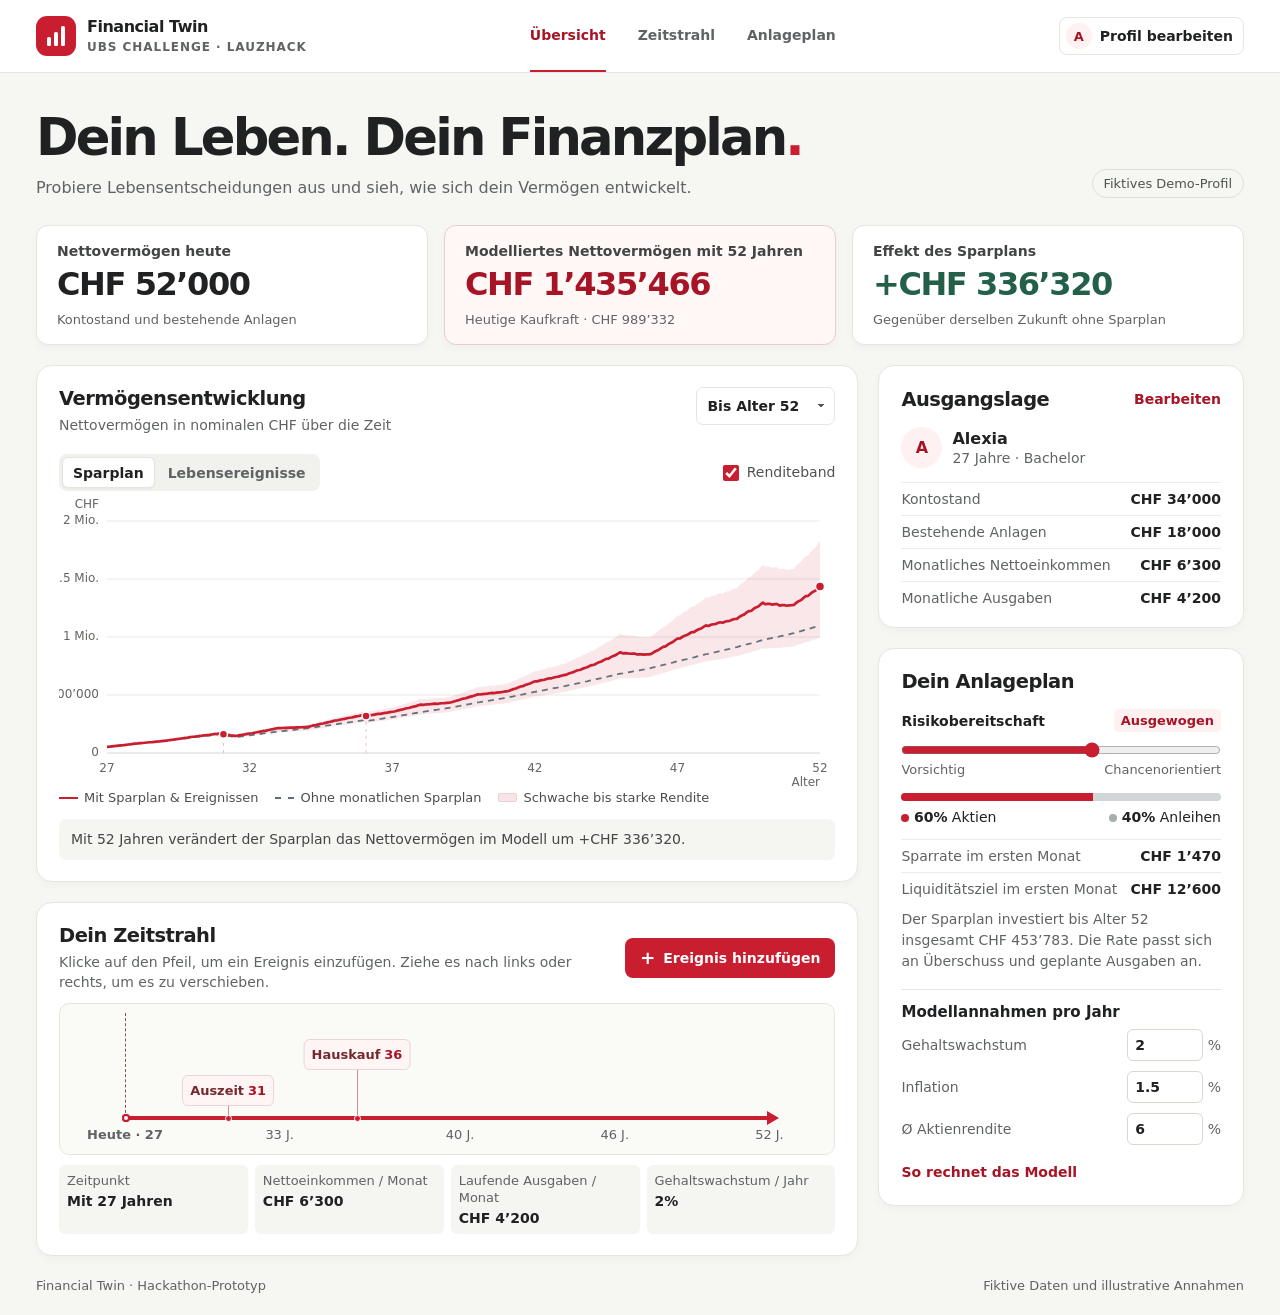
<file: financial-twin/index.html>
<!doctype html>
<html lang="de-CH">
<head>
  <meta charset="utf-8">
  <meta name="viewport" content="width=device-width, initial-scale=1">
  <meta name="description" content="Interaktiver Financial Twin für den LauzHack. Plane Lebensereignisse und vergleiche ihre Auswirkungen auf dein Nettovermögen.">
  <meta name="theme-color" content="#f7f7f4">
  <title>Financial Twin · UBS Challenge</title>
  <link rel="stylesheet" href="styles.css">
  <script defer src="model.js"></script>
  <script defer src="chart.js"></script>
  <script defer src="timeline.js"></script>
  <script defer src="app.js"></script>
</head>
<body>
  <header class="site-header">
    <div class="shell header-inner">
      <a class="brand" href="#uebersicht" aria-label="Financial Twin, Übersicht">
        <span class="brand-mark" aria-hidden="true"><i></i><i></i><i></i></span>
        <span>Financial Twin<small>UBS CHALLENGE · LAUZHACK</small></span>
      </a>
      <nav aria-label="Hauptnavigation">
        <a href="#uebersicht">Übersicht</a>
        <a href="#zeitstrahl">Zeitstrahl</a>
        <a href="#anlageplan">Anlageplan</a>
      </nav>
      <button class="button button-subtle" type="button" id="header-profile">
        <span class="avatar avatar-small" id="header-initial" aria-hidden="true">A</span>
        <span>Profil bearbeiten</span>
      </button>
    </div>
  </header>

  <main class="shell" id="uebersicht">
    <section class="intro" aria-labelledby="page-title">
      <div>
        <h1 id="page-title">Dein Leben. Dein Finanzplan<span class="headline-dot">.</span></h1>
        <p>Probiere Lebensentscheidungen aus und sieh, wie sich dein Vermögen entwickelt.</p>
      </div>
      <span class="demo-label" id="demo-label">Fiktives Demo-Profil</span>
    </section>

    <section class="metrics" aria-label="Vermögensübersicht">
      <article class="metric">
        <span class="metric-label">Nettovermögen heute</span>
        <strong id="current-net">–</strong>
        <span class="metric-note">Kontostand und bestehende Anlagen</span>
      </article>
      <article class="metric metric-projection">
        <span class="metric-label" id="future-label">Modelliertes Nettovermögen</span>
        <strong id="future-net">–</strong>
        <span class="metric-note" id="future-purchasing-power">Kaufkraft in heutigen CHF</span>
      </article>
      <article class="metric">
        <span class="metric-label">Effekt des Sparplans</span>
        <strong id="investment-effect">–</strong>
        <span class="metric-note">Gegenüber derselben Zukunft ohne Sparplan</span>
      </article>
    </section>

    <div class="dashboard">
      <div class="main-column">
        <section class="panel projection" aria-labelledby="projection-title">
          <div class="panel-heading">
            <div>
              <h2 id="projection-title">Vermögensentwicklung</h2>
              <p>Nettovermögen in nominalen CHF über die Zeit</p>
            </div>
            <label class="select-wrap">
              <span class="visually-hidden">Endalter der Projektion</span>
              <select id="projection-age"></select>
            </label>
          </div>
          <div class="chart-controls">
            <div class="segmented" role="group" aria-label="Vergleich im Diagramm">
              <button type="button" id="compare-investments" aria-pressed="true">Sparplan</button>
              <button type="button" id="compare-events" aria-pressed="false">Lebensereignisse</button>
            </div>
            <label class="band-toggle"><input id="show-range" type="checkbox" checked> Renditeband</label>
          </div>
          <div class="chart-wrap" id="chart-wrap">
            <canvas id="wealth-chart" tabindex="0" aria-label="Vermögensentwicklung. Mit den Pfeiltasten den Zeitpunkt wählen." aria-describedby="comparison-summary chart-readout">
              Die Werte am Ende der Projektion stehen in der Vermögensübersicht.
            </canvas>
            <div class="chart-tooltip" id="chart-tooltip" aria-hidden="true" hidden></div>
            <p class="visually-hidden" id="chart-readout" aria-live="polite"></p>
          </div>
          <div class="chart-legend">
            <span><i class="legend-line"></i> Mit Sparplan &amp; Ereignissen</span>
            <span><i class="legend-line legend-comparison"></i> <span id="comparison-legend">Ohne monatlichen Sparplan</span></span>
            <span id="range-legend"><i class="legend-band"></i> Schwache bis starke Rendite</span>
          </div>
          <p class="chart-summary" id="comparison-summary" aria-live="polite"></p>
        </section>

        <section class="panel timeline" id="zeitstrahl" aria-labelledby="timeline-title">
          <div class="panel-heading">
            <div>
              <h2 id="timeline-title">Dein Zeitstrahl</h2>
              <p>Klicke auf den Pfeil, um ein Ereignis einzufügen. Ziehe es nach links oder rechts, um es zu verschieben.</p>
            </div>
            <button type="button" class="button button-primary" id="add-event"><span aria-hidden="true">+</span> Ereignis hinzufügen</button>
          </div>
          <div class="timeline-scroll" id="timeline-scroll">
            <div class="timeline-track" id="timeline-track" tabindex="0" role="group" aria-label="Zeitstrahl. Wähle einen Monat mit den Pfeiltasten. Füge mit Enter ein Ereignis hinzu. Verschiebe markierte Ereignisse mit den Pfeiltasten um ein Jahr.">
              <div class="timeline-arrow" aria-hidden="true"></div>
              <div class="timeline-ticks" id="timeline-ticks" aria-hidden="true"></div>
              <div class="timeline-cursor" id="timeline-cursor" aria-hidden="true" hidden></div>
              <ol id="event-list" class="timeline-events"></ol>
            </div>
          </div>
          <p class="timeline-status" id="timeline-status" role="status" hidden></p>
          <div class="timeline-outside" id="timeline-outside" hidden>
            <span>Ausserhalb der Projektion</span>
            <div id="outside-events"></div>
          </div>
          <dl class="timeline-readout" aria-label="Monatsbudget am gewählten Zeitpunkt">
            <div><dt>Zeitpunkt</dt><dd id="timeline-age"></dd></div>
            <div><dt>Nettoeinkommen / Monat</dt><dd id="timeline-income"></dd></div>
            <div><dt>Laufende Ausgaben / Monat</dt><dd id="timeline-expenses"></dd></div>
            <div><dt>Gehaltswachstum / Jahr</dt><dd id="timeline-growth"></dd></div>
            <div id="timeline-one-off-row" hidden><dt>Einmalige Zahlungen</dt><dd id="timeline-one-off"></dd></div>
          </dl>
          <p class="visually-hidden" id="timeline-announcement" aria-live="polite"></p>
        </section>
      </div>

      <aside class="side-column" aria-label="Profil und Anlageplan">
        <section class="panel profile" aria-labelledby="profile-title">
          <div class="panel-heading">
            <h2 id="profile-title">Ausgangslage</h2>
            <button type="button" class="text-button" id="edit-profile">Bearbeiten</button>
          </div>
          <div class="persona">
            <span class="avatar" id="profile-initial" aria-hidden="true">A</span>
            <div>
              <strong id="profile-name"></strong>
              <p id="profile-description"></p>
            </div>
          </div>
          <dl class="profile-details">
            <div><dt>Kontostand</dt><dd id="profile-cash"></dd></div>
            <div><dt>Bestehende Anlagen</dt><dd id="profile-portfolio"></dd></div>
            <div><dt>Monatliches Nettoeinkommen</dt><dd id="profile-income"></dd></div>
            <div><dt>Monatliche Ausgaben</dt><dd id="profile-expenses"></dd></div>
          </dl>
        </section>

        <section class="panel investment" id="anlageplan" aria-labelledby="plan-title">
          <div class="panel-heading">
            <h2 id="plan-title">Dein Anlageplan</h2>
          </div>
          <div class="risk">
            <div class="risk-heading">
              <label for="risk-slider">Risikobereitschaft</label>
              <output id="risk-level" for="risk-slider">Ausgewogen</output>
            </div>
            <input type="range" id="risk-slider" min="0" max="100" step="5" value="60" aria-describedby="risk-help">
            <div class="risk-labels" aria-hidden="true"><span>Vorsichtig</span><span>Chancenorientiert</span></div>
            <p class="visually-hidden" id="risk-help">Der Regler bestimmt den Aktienanteil in der Simulation.</p>
          </div>
          <div class="allocation">
            <div class="allocation-bar" aria-hidden="true"><span id="allocation-equity"></span></div>
            <div class="allocation-labels">
              <span><i class="allocation-dot"></i> <strong id="equity-share"></strong> Aktien</span>
              <span><i class="allocation-dot bond-dot"></i> <strong id="bond-share"></strong> Anleihen</span>
            </div>
          </div>
          <dl class="plan-details">
            <div><dt>Sparrate im ersten Monat</dt><dd id="monthly-investment"></dd></div>
            <div><dt>Liquiditätsziel im ersten Monat</dt><dd id="liquidity-target"></dd></div>
          </dl>
          <p class="plan-summary" id="plan-summary"></p>
          <div class="liquidity-notice" id="liquidity-notice" role="status" hidden></div>
          <div class="assumption-inputs" aria-labelledby="assumption-controls-title">
            <h3 id="assumption-controls-title">Modellannahmen pro Jahr</h3>
            <label for="salary-growth">Gehaltswachstum
              <span><input type="number" id="salary-growth" min="-10" max="20" step="0.1" required> %</span>
            </label>
            <label for="inflation">Inflation
              <span><input type="number" id="inflation" min="-5" max="20" step="0.1" required> %</span>
            </label>
            <label for="equity-return">Ø Aktienrendite
              <span><input type="number" id="equity-return" min="-20" max="25" step="0.1" required> %</span>
            </label>
          </div>
          <button type="button" class="text-button assumptions-button" id="open-assumptions">So rechnet das Modell</button>
        </section>
      </aside>
    </div>
  </main>

  <footer class="shell site-footer">
    <span>Financial Twin · Hackathon-Prototyp</span>
    <span>Fiktive Daten und illustrative Annahmen</span>
  </footer>

  <dialog id="profile-dialog" aria-labelledby="profile-dialog-title">
    <form id="profile-form" class="dialog-form">
      <div class="dialog-heading">
        <h2 id="profile-dialog-title">Ausgangslage bearbeiten</h2>
        <button class="close-button" type="button" data-close aria-label="Schliessen">×</button>
      </div>
      <p>Verwende für die Demo fiktive Werte.</p>
      <div class="form-grid">
        <label>Vorname (optional)<input name="name" maxlength="40" autocomplete="off"></label>
        <label>Alter<input name="age" type="number" min="18" max="99" required></label>
        <label class="form-wide">Bisherige Ausbildung
          <select name="education">
            <option>Schulabschluss</option>
            <option>Berufslehre</option>
            <option>Bachelor</option>
            <option>Master</option>
            <option>Promotion</option>
            <option>Keine Angabe</option>
          </select>
        </label>
        <label>Kontostand (CHF)<input name="cash" type="number" min="0" max="100000000" step="0.01" required></label>
        <label>Bestehende Anlagen (CHF)<input name="portfolio" type="number" min="0" max="100000000" step="0.01" required></label>
        <label>Nettoeinkommen / Monat (CHF)<input name="income" type="number" min="0" max="100000000" step="0.01" required></label>
        <label>Ausgaben / Monat (CHF)<input name="expenses" type="number" min="0" max="100000000" step="0.01" required></label>
      </div>
      <label class="checkbox-label" id="clear-events-label"><input type="checkbox" name="clearEvents"> Zeitstrahl beim Speichern leeren</label>
      <p class="form-error" id="profile-error" role="alert" hidden></p>
      <div class="dialog-actions">
        <button class="button button-secondary" type="button" data-close>Abbrechen</button>
        <button class="button button-primary" type="submit">Profil speichern</button>
      </div>
    </form>
  </dialog>

  <dialog id="event-dialog" aria-labelledby="event-dialog-title">
    <form id="event-form" class="dialog-form">
      <div class="dialog-heading">
        <h2 id="event-dialog-title">Ereignis hinzufügen</h2>
        <button class="close-button" type="button" data-close aria-label="Schliessen">×</button>
      </div>
      <div class="form-grid">
        <label>Ereignis
          <select name="type">
            <option value="study">Studium</option>
            <option value="gap">Gap Year / Auszeit</option>
            <option value="home">Hauskauf</option>
            <option value="expense">Grössere Ausgabe</option>
            <option value="children">Kind(er)</option>
            <option value="retire">Rente</option>
          </select>
        </label>
        <label>Alter bei Beginn<input type="number" name="age" min="18" max="99" required></label>
        <div id="event-fields" class="form-grid form-wide"></div>
      </div>
      <p class="field-help" id="event-help"></p>
      <p class="form-error" id="event-error" role="alert" hidden></p>
      <div class="dialog-actions">
        <button class="text-button remove-button" type="button" id="delete-event" hidden>Ereignis löschen</button>
        <button class="button button-secondary" type="button" data-close>Abbrechen</button>
        <button class="button button-primary" type="submit">Ereignis speichern</button>
      </div>
    </form>
  </dialog>

  <dialog id="assumptions-dialog" aria-labelledby="assumptions-title">
    <div class="dialog-form assumptions">
      <div class="dialog-heading">
        <h2 id="assumptions-title">Modellannahmen</h2>
        <button class="close-button" type="button" data-close aria-label="Schliessen">×</button>
      </div>
      <p>Die Simulation rechnet monatlich in nominalen CHF. Das Nettovermögen umfasst Kontostand, Anlagen und Immobilienwert abzüglich der Hypothek.</p>
      <table>
        <caption>Illustrative durchschnittliche Jahresrenditen</caption>
        <thead><tr><th scope="col">Anlageklasse</th><th scope="col">Schwach</th><th scope="col">Basis</th><th scope="col">Stark</th></tr></thead>
        <tbody id="return-table"></tbody>
      </table>
      <ul>
        <li>Der Aktienkurs folgt einem wiederholbaren Beispielpfad mit guten und schlechten Jahren. Über den vollständigen Zwölfjahreszyklus entspricht die Aufzinsung der eingestellten Durchschnittsrendite. Das Band zeigt zwei alternative Annahmen. Der Kontostand verzinst sich im Modell mit 0 %.</li>
        <li>Das Gehalt steigt in der Erwerbsphase mit der eingestellten Rate. Die Inflation erhöht die laufenden Ausgaben und die in heutigen CHF eingegebenen Ereignisbeträge. Studien- und Renteneinkommen werden an die Inflation gekoppelt. Beim projizierten Nettovermögen steht zusätzlich die Kaufkraft in heutigen CHF.</li>
        <li>Kinder erhöhen die monatlichen Ausgaben ab dem gewählten Startalter bis zum Ende der Projektion.</li>
        <li>Der Sparplan investiert höchstens 70 % des monatlichen Überschusses, nachdem drei Monatsausgaben und geplante Ausgaben der nächsten 36 Monate berücksichtigt sind.</li>
        <li>Der eingestellte Aktienanteil gilt für das Startportfolio und jede Einzahlung. Danach entwickeln sich die Positionen entsprechend ihrer Renditen. Im Vergleich ohne Sparplan bleibt das Startportfolio investiert.</li>
        <li>Beim Hauskauf bleibt der Immobilienwert ab Kauf nominal konstant. Die Hypothek wird gleichmässig getilgt. Zins fällt auf die jeweilige Restschuld an.</li>
        <li>Bei Unterdeckung verkauft das Modell verfügbare Anlagen. Ein negativer Kontostand erfasst offene Zahlungen. Ein unterfinanzierter Hauskauf wird ausgesetzt.</li>
        <li>Anlagegebühren und zusätzliche Steuern sind ausgeklammert. Die Ausbildung beeinflusst die vorgeschlagene Studiendauer.</li>
      </ul>
      <p class="field-help">Die Ergebnisse zeigen, was unter den gewählten Annahmen passiert. Für die Demo bleiben Eingaben im Speicher dieses Browser-Tabs.</p>
      <div class="dialog-actions"><button class="button button-primary" type="button" data-close>Schliessen</button></div>
    </div>
  </dialog>
</body>
</html>
</file>
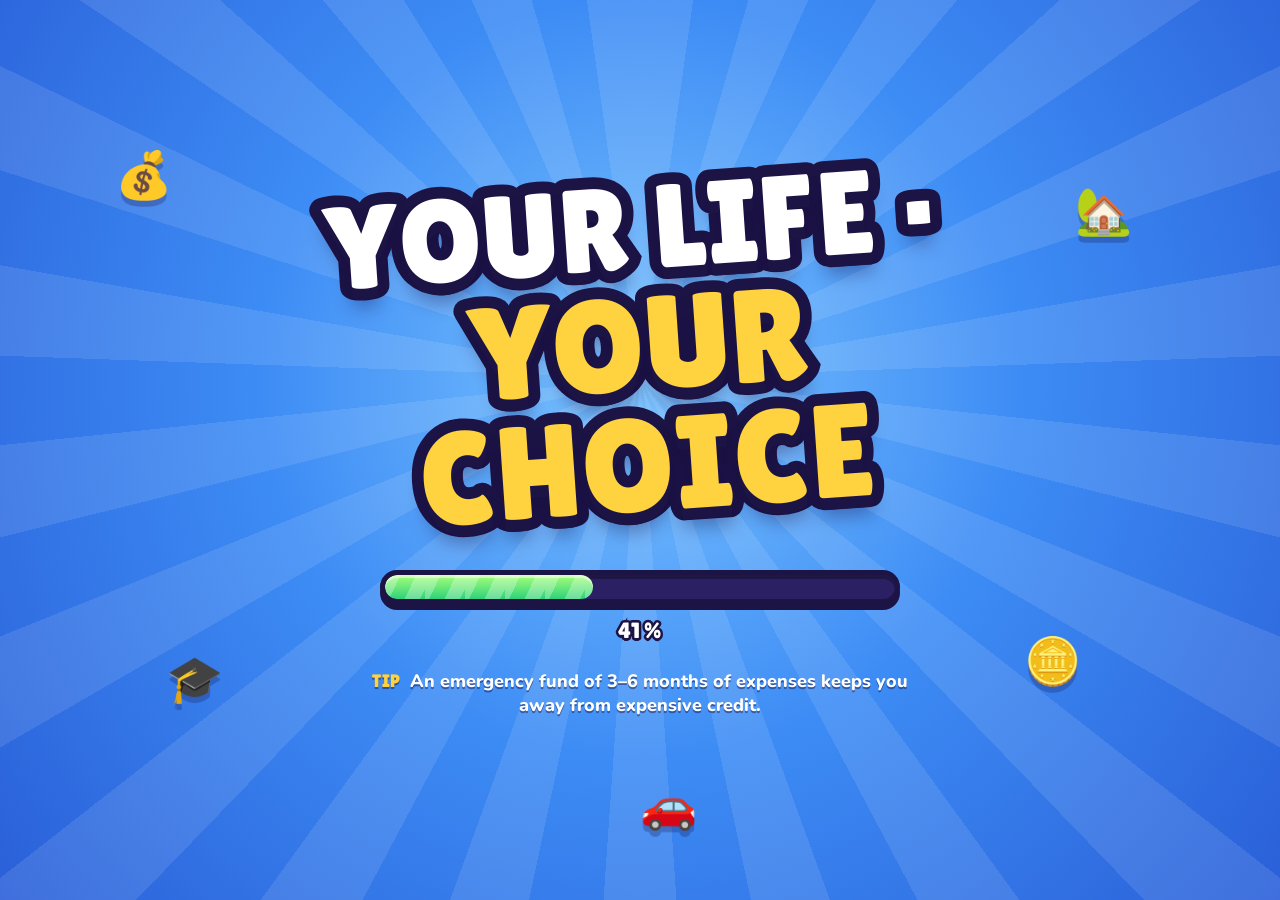
<file: twin/frontend3d/index.html>
<!doctype html>
<html lang="en">
<head>
<meta charset="utf-8">
<meta name="viewport" content="width=device-width, initial-scale=1">
<title>YOUR LIFE · YOUR CHOICE</title>
<style>
  /* Local fonts only (no network). Lilita One = display/titles, Nunito (variable) = UI. */
  @font-face {
    font-family: 'Lilita One'; font-style: normal; font-weight: 400; font-display: swap;
    src: url('./fonts/LilitaOne-latin.woff2') format('woff2');
    unicode-range: U+0000-00FF, U+0131, U+0152-0153, U+02BB-02BC, U+02C6, U+02DA, U+02DC, U+0304, U+0308, U+0329,
                   U+2000-206F, U+20AC, U+2122, U+2191, U+2193, U+2212, U+2215, U+FEFF, U+FFFD;
  }
  @font-face {
    font-family: 'Lilita One'; font-style: normal; font-weight: 400; font-display: swap;
    src: url('./fonts/LilitaOne-latinext.woff2') format('woff2');
    unicode-range: U+0100-02BA, U+02BD-02C5, U+02C7-02CC, U+02CE-02D7, U+02DD-02FF, U+0304, U+0308, U+0329,
                   U+1D00-1DBF, U+1E00-1E9F, U+1EF2-1EFF, U+2020, U+20A0-20AB, U+20AD-20C0, U+2113, U+2C60-2C7F, U+A720-A7FF;
  }
  @font-face {
    font-family: 'Nunito'; font-style: normal; font-weight: 200 1000; font-display: swap;
    src: url('./fonts/Nunito-latin.woff2') format('woff2');
  }
</style>
<link rel="stylesheet" href="./ui.css">
<script type="importmap">{ "imports": { "three": "./three.module.js" } }</script>
</head>
<body data-screen="loading">
  <div id="stage"></div>
  <div id="ui"></div>
  <script type="module" src="./main.js"></script>
</body>
</html>
</file>
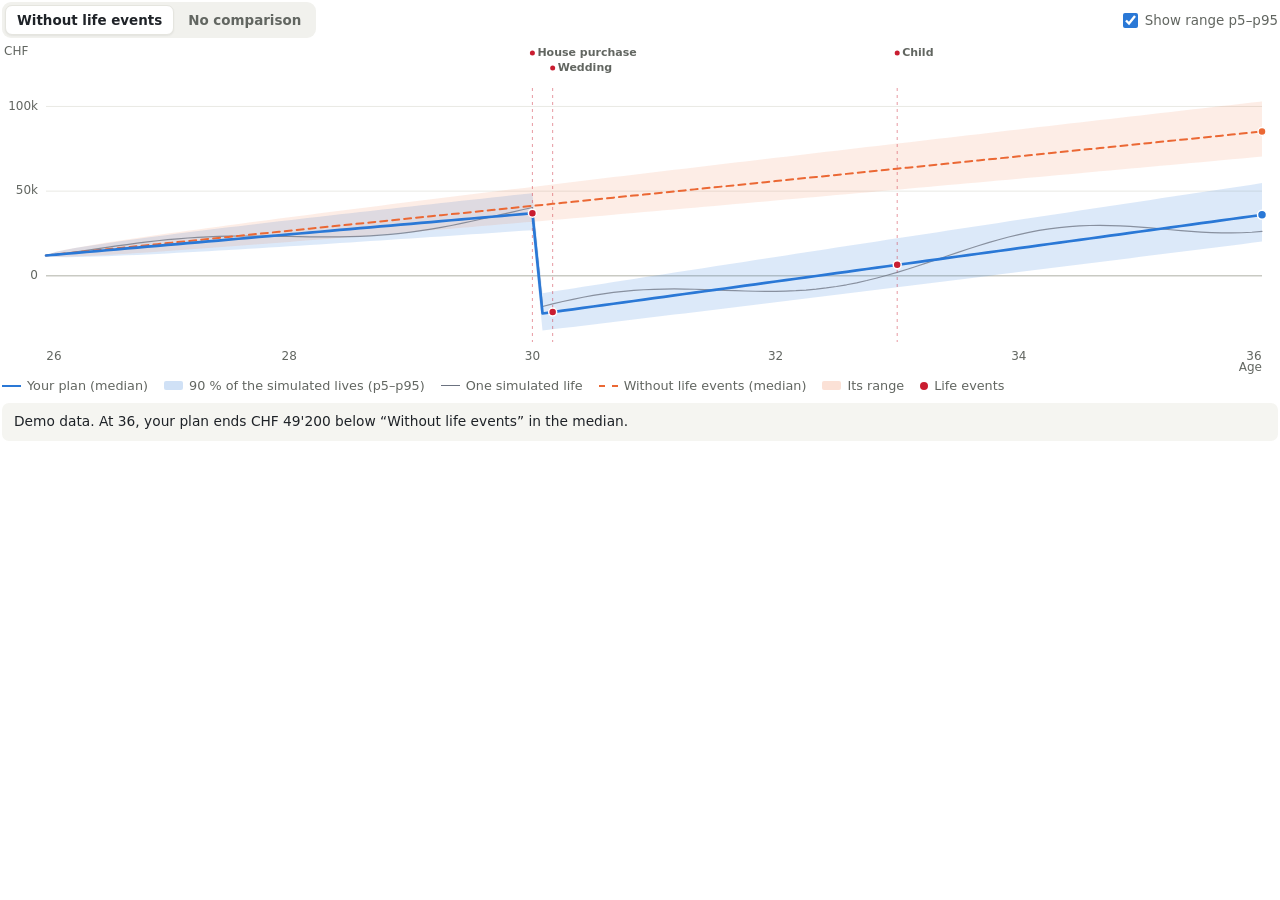
<file: twin/lifechart/frontend/index.html>
<!doctype html>
<html lang="en">
<head>
<meta charset="utf-8">
<meta name="viewport" content="width=device-width, initial-scale=1">
<title>Life chart</title>
<link rel="stylesheet" href="lifechart.css">
</head>
<body>
<section class="lc" aria-label="Net worth over your life">
  <div class="lc-controls">
    <div class="lc-seg" role="group" aria-label="Compare your plan with"></div>
    <label class="lc-toggle"><input type="checkbox" class="lc-band" checked> Show range p5–p95</label>
  </div>
  <div class="lc-wrap">
    <canvas class="lc-canvas" tabindex="0"
            aria-label="Net worth by age. Use the arrow keys to move month by month, Shift for whole years."
            aria-describedby="lc-readout"></canvas>
    <div class="lc-tip" hidden></div>
    <p class="lc-vh" id="lc-readout" aria-live="polite"></p>
  </div>
  <div class="lc-legend"></div>
  <p class="lc-summary" aria-live="polite"></p>
</section>
<script src="lifechart.js"></script>
</body>
</html>
</file>
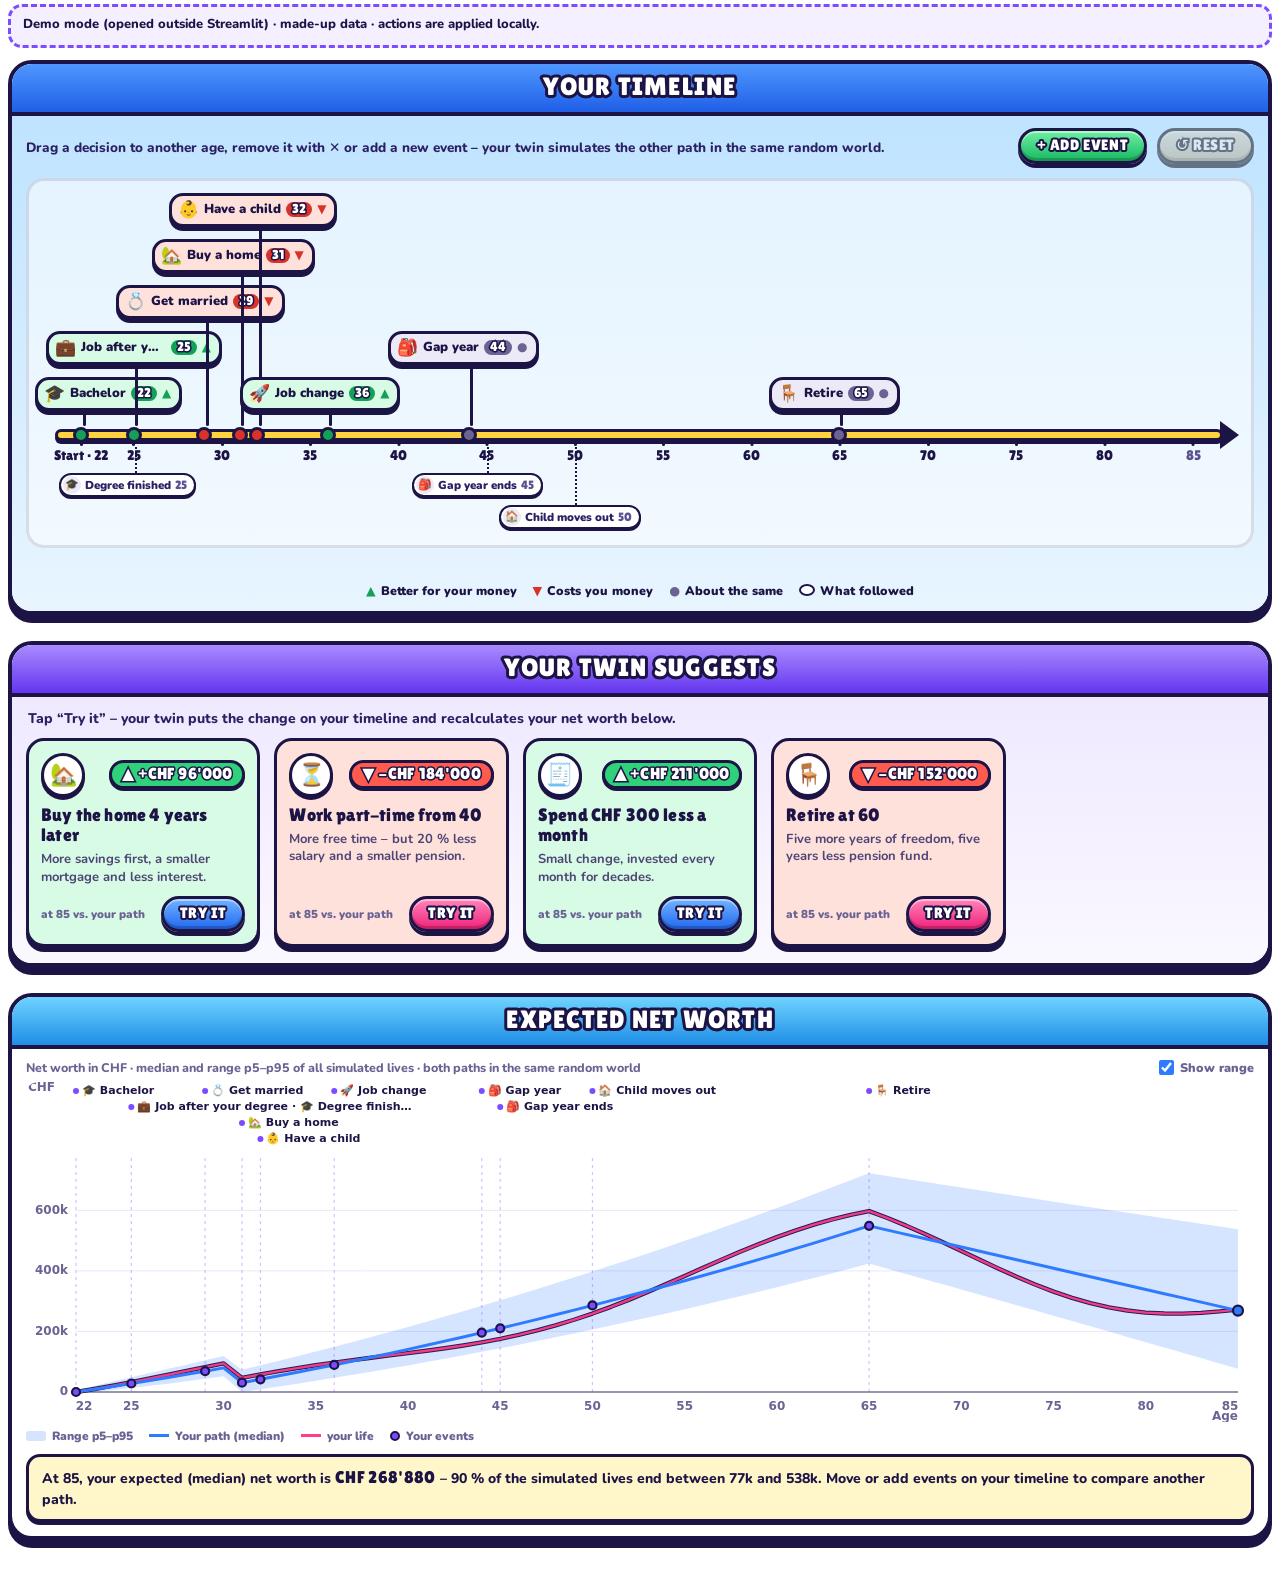
<file: twin/lifereview/frontend/index.html>
<!doctype html>
<html lang="en">
<head>
<meta charset="utf-8">
<meta name="viewport" content="width=device-width, initial-scale=1">
<title>Life review</title>
<link rel="stylesheet" href="lifereview.css">
</head>
<body>
<p class="demo-note" hidden>Demo mode (opened outside Streamlit) · made-up data · actions are applied locally.
  <span class="demo-last"></span></p>

<!-- (1) timeline: start age .. 85, all events, editable -->
<section class="view card tl" data-view="timeline" hidden aria-label="Your timeline">
  <div class="band"><span class="ol tl-title">YOUR TIMELINE</span></div>
  <div class="tl-body">
    <div class="tl-bar">
      <p class="tl-hint">Drag a decision to another age, remove it with ✕ or add a new event – your twin
        simulates the other path in the same random world.</p>
      <div class="tl-actions">
        <button type="button" class="btn btn-sm btn-green tl-add" aria-expanded="false">+ ADD EVENT</button>
        <button type="button" class="btn btn-sm btn-yellow tl-reset">↺ RESET</button>
      </div>
    </div>
    <div class="tl-addpanel" hidden>
      <div class="ap-head"><span class="ap-h">ADD A LIFE EVENT</span>
        <button type="button" class="ap-close" aria-label="Close the menu">✕</button></div>
      <div class="ap-grid" role="group" aria-label="Life events you can add"></div>
      <div class="ap-form" hidden></div>
    </div>
    <div class="tl-scroll">
      <div class="tl-track">
        <div class="tl-axis"></div>
        <div class="tl-ticks" aria-hidden="true"></div>
        <div class="tl-ghosts" aria-hidden="true"></div>
        <div class="tl-guide" hidden></div>
        <div class="tl-items" role="list" aria-label="Decisions on the timeline"></div>
        <div class="tl-events" role="list" aria-label="What followed from your decisions"></div>
      </div>
    </div>
    <p class="tl-info" aria-live="polite"></p>
    <div class="tl-legend"></div>
  </div>
</section>

<!-- (3) the twin's suggestions -->
<section class="view card sg" data-view="suggestions" hidden aria-label="Your twin's suggestions">
  <div class="band purple"><span class="ol sg-title">YOUR TWIN SUGGESTS</span></div>
  <div class="sg-body">
    <p class="sg-intro"></p>
    <div class="sg-grid"></div>
  </div>
</section>

<!-- (4) expected net worth -->
<section class="view card ch" data-view="chart" hidden aria-label="Expected net worth">
  <div class="band blue"><span class="ol ch-title">EXPECTED NET WORTH</span></div>
  <div class="ch-body">
    <div class="ch-top">
      <p class="ch-sub">Net worth in CHF · median and range p5–p95 of all simulated lives · both paths in the
        same random world</p>
      <label class="ch-toggle"><input type="checkbox" class="ch-band" checked> Show range</label>
    </div>
    <div class="ch-wrap">
      <canvas class="ch-canvas" tabindex="0"
              aria-label="Expected net worth by age. Use the arrow keys to move year by year."
              aria-describedby="ch-readout"></canvas>
      <div class="ch-tip" hidden></div>
      <p class="vh" id="ch-readout" aria-live="polite"></p>
    </div>
    <div class="ch-legend"></div>
    <p class="ch-sum" aria-live="polite"></p>
  </div>
</section>

<script src="lifereview.js"></script>
</body>
</html>
</file>
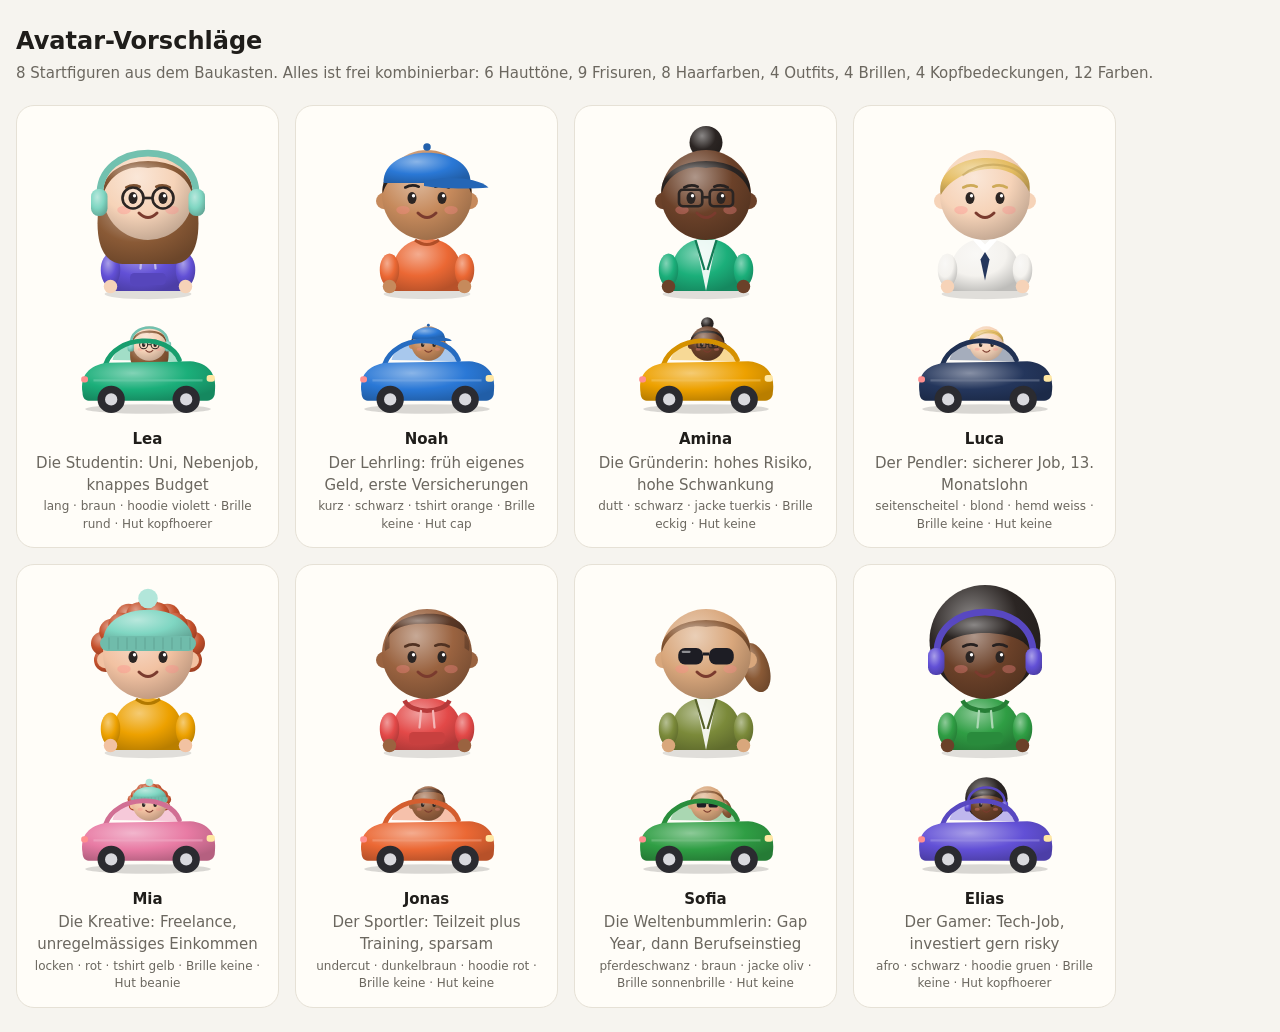
<file: assets/avatar-vorschlaege.html>
<!doctype html><html lang="de"><head><meta charset="utf-8"><meta name="viewport" content="width=device-width,initial-scale=1">
<title>Avatar-Vorschläge</title><style>
:root{--bg:#f6f4ef;--card:#fffdf8;--ink:#1f1d1a;--muted:#6b675f;--line:#e6e1d6}
@media (prefers-color-scheme:dark){:root:not([data-theme="light"]){--bg:#16161a;--card:#202026;--ink:#f0efec;--muted:#b4b1a8;--line:#33333b}}
:root[data-theme="dark"]{--bg:#16161a;--card:#202026;--ink:#f0efec;--muted:#b4b1a8;--line:#33333b}
body{margin:0;background:var(--bg);color:var(--ink);font:15px/1.45 system-ui,-apple-system,sans-serif;padding:24px 16px}
h1{font-size:24px;margin:0 0 4px} p.lead{color:var(--muted);margin:0 0 20px}
.grid{display:grid;grid-template-columns:repeat(auto-fill,minmax(220px,1fr));gap:16px;max-width:1100px}
.card{margin:0;background:var(--card);border:1px solid var(--line);border-radius:18px;padding:14px;display:flex;flex-direction:column;align-items:center;gap:6px}
.pic{background:radial-gradient(circle at 50% 40%,#ffffff22,transparent 70%);border-radius:14px}
figcaption{display:flex;flex-direction:column;gap:2px;text-align:center} figcaption span{color:var(--muted)}
figcaption small{color:var(--muted);font-size:12px}
svg{max-width:100%;height:auto}
</style></head><body><h1>Avatar-Vorschläge</h1>
<p class="lead">8 Startfiguren aus dem Baukasten. Alles ist frei kombinierbar: 6 Hauttöne, 9 Frisuren, 8 Haarfarben, 4 Outfits, 4 Brillen, 4 Kopfbedeckungen, 12 Farben.</p>
<div class="grid"><figure class="card"><div class="pic"><svg xmlns="http://www.w3.org/2000/svg" viewBox="0 0 200 240" width="150" height="180" role="img" aria-label="Avatar Lea"><defs><radialGradient id="g0_skin" cx="38%" cy="30%" r="75%"><stop offset="0" stop-color="#fae7d8"/><stop offset=".55" stop-color="#f6d3b8"/><stop offset="1" stop-color="#c0a590"/></radialGradient><radialGradient id="g0_hair" cx="38%" cy="30%" r="75%"><stop offset="0" stop-color="#bfa490"/><stop offset=".55" stop-color="#8a5a36"/><stop offset="1" stop-color="#6c462a"/></radialGradient><radialGradient id="g0_cloth" cx="38%" cy="30%" r="75%"><stop offset="0" stop-color="#a99fe8"/><stop offset=".55" stop-color="#6250d6"/><stop offset="1" stop-color="#4c3ea7"/></radialGradient><radialGradient id="g0_hat" cx="38%" cy="30%" r="75%"><stop offset="0" stop-color="#b9e8dd"/><stop offset=".55" stop-color="#7fd6c2"/><stop offset="1" stop-color="#63a797"/></radialGradient><radialGradient id="g0_car" cx="38%" cy="30%" r="75%"><stop offset="0" stop-color="#82d3b6"/><stop offset=".55" stop-color="#1baf7a"/><stop offset="1" stop-color="#15885f"/></radialGradient></defs><ellipse cx="100" cy="232" rx="58" ry="7" fill="#000" opacity=".12"/><path d="M52 228 C50 186 62 160 100 158 C138 160 150 186 148 228 Z" fill="url(#g0_cloth)"/><ellipse cx="50" cy="200" rx="13" ry="22" fill="url(#g0_cloth)"/><ellipse cx="150" cy="200" rx="13" ry="22" fill="url(#g0_cloth)"/><circle cx="50" cy="222" r="9" fill="#f6d3b8"/><circle cx="150" cy="222" r="9" fill="#f6d3b8"/><path d="M70 162 C78 180 122 180 130 162" stroke="#4e40ab" stroke-width="6" fill="none"/><path d="M92 176 L90 198 M108 176 L110 198" stroke="#c0b9ef" stroke-width="3" stroke-linecap="round"/><rect x="76" y="204" width="48" height="16" rx="6" fill="#5646bc"/><path d="M38 92 C26 150 34 190 66 192 L134 192 C166 190 174 150 162 92 Z" fill="url(#g0_hair)"/><circle cx="43" cy="108" r="11" fill="#f6d3b8"/><circle cx="157" cy="108" r="11" fill="#f6d3b8"/><circle cx="100" cy="100" r="60" fill="url(#g0_skin)"/><path d="M41 98 C34 40 166 40 159 98 C150 70 124 60 100 64 C76 60 50 70 41 98 Z" fill="url(#g0_hair)"/><path d="M71 90 Q80 85 89 89" stroke="#7c5131" stroke-width="3.5" fill="none" stroke-linecap="round"/><path d="M111 89 Q120 85 129 90" stroke="#7c5131" stroke-width="3.5" fill="none" stroke-linecap="round"/><ellipse cx="80" cy="104" rx="6" ry="8" fill="#2b2523"/><ellipse cx="120" cy="104" rx="6" ry="8" fill="#2b2523"/><circle cx="82" cy="101" r="2.2" fill="#fff"/><circle cx="122" cy="101" r="2.2" fill="#fff"/><ellipse cx="68" cy="120" rx="9" ry="5.5" fill="#ff8a8a" opacity=".35"/><ellipse cx="132" cy="120" rx="9" ry="5.5" fill="#ff8a8a" opacity=".35"/><path d="M88 124 Q100 136 112 124" stroke="#7a3b2e" stroke-width="4" fill="none" stroke-linecap="round"/><g fill="none" stroke="#2b2523" stroke-width="3.5"><circle cx="80" cy="104" r="14"/><circle cx="120" cy="104" r="14"/><path d="M94 104 L106 104"/></g><path d="M36 104 C30 24 170 24 164 104" stroke="#72c1af" stroke-width="9" fill="none" stroke-linecap="round"/><rect x="24" y="92" width="22" height="36" rx="10" fill="url(#g0_hat)"/><rect x="154" y="92" width="22" height="36" rx="10" fill="url(#g0_hat)"/></svg></div><div class="car"><svg xmlns="http://www.w3.org/2000/svg" viewBox="0 0 220 152" width="150" height="104" role="img" aria-label="Auto von Lea"><defs><radialGradient id="k0_skin" cx="38%" cy="30%" r="75%"><stop offset="0" stop-color="#fae7d8"/><stop offset=".55" stop-color="#f6d3b8"/><stop offset="1" stop-color="#c0a590"/></radialGradient><radialGradient id="k0_hair" cx="38%" cy="30%" r="75%"><stop offset="0" stop-color="#bfa490"/><stop offset=".55" stop-color="#8a5a36"/><stop offset="1" stop-color="#6c462a"/></radialGradient><radialGradient id="k0_cloth" cx="38%" cy="30%" r="75%"><stop offset="0" stop-color="#a99fe8"/><stop offset=".55" stop-color="#6250d6"/><stop offset="1" stop-color="#4c3ea7"/></radialGradient><radialGradient id="k0_hat" cx="38%" cy="30%" r="75%"><stop offset="0" stop-color="#b9e8dd"/><stop offset=".55" stop-color="#7fd6c2"/><stop offset="1" stop-color="#63a797"/></radialGradient><radialGradient id="k0_car" cx="38%" cy="30%" r="75%"><stop offset="0" stop-color="#82d3b6"/><stop offset=".55" stop-color="#1baf7a"/><stop offset="1" stop-color="#15885f"/></radialGradient></defs><ellipse cx="110" cy="142" rx="92" ry="7" fill="#000" opacity=".15"/><path d="M58 70 C66 36 136 34 150 66 L160 72 Z" fill="#98dbc3" opacity=".9"/><g transform="translate(70 4) scale(.42)"><path d="M38 92 C26 150 34 190 66 192 L134 192 C166 190 174 150 162 92 Z" fill="url(#k0_hair)"/><circle cx="43" cy="108" r="11" fill="#f6d3b8"/><circle cx="157" cy="108" r="11" fill="#f6d3b8"/><circle cx="100" cy="100" r="60" fill="url(#k0_skin)"/><path d="M41 98 C34 40 166 40 159 98 C150 70 124 60 100 64 C76 60 50 70 41 98 Z" fill="url(#k0_hair)"/><path d="M71 90 Q80 85 89 89" stroke="#7c5131" stroke-width="3.5" fill="none" stroke-linecap="round"/><path d="M111 89 Q120 85 129 90" stroke="#7c5131" stroke-width="3.5" fill="none" stroke-linecap="round"/><ellipse cx="80" cy="104" rx="6" ry="8" fill="#2b2523"/><ellipse cx="120" cy="104" rx="6" ry="8" fill="#2b2523"/><circle cx="82" cy="101" r="2.2" fill="#fff"/><circle cx="122" cy="101" r="2.2" fill="#fff"/><ellipse cx="68" cy="120" rx="9" ry="5.5" fill="#ff8a8a" opacity=".35"/><ellipse cx="132" cy="120" rx="9" ry="5.5" fill="#ff8a8a" opacity=".35"/><path d="M88 124 Q100 136 112 124" stroke="#7a3b2e" stroke-width="4" fill="none" stroke-linecap="round"/><g fill="none" stroke="#2b2523" stroke-width="3.5"><circle cx="80" cy="104" r="14"/><circle cx="120" cy="104" r="14"/><path d="M94 104 L106 104"/></g><path d="M36 104 C30 24 170 24 164 104" stroke="#72c1af" stroke-width="9" fill="none" stroke-linecap="round"/><rect x="24" y="92" width="22" height="36" rx="10" fill="url(#k0_hat)"/><rect x="154" y="92" width="22" height="36" rx="10" fill="url(#k0_hat)"/></g><path d="M48 76 C62 34 140 30 156 70" stroke="#189e6e" stroke-width="7" fill="none" stroke-linecap="round"/><path d="M14 118 C10 92 24 78 50 74 L172 72 C198 74 212 90 208 118 C208 126 202 130 194 130 L26 130 C18 130 14 126 14 118 Z" fill="url(#k0_car)"/><rect x="196" y="92" width="12" height="10" rx="4" fill="#ffe7a3"/><rect x="12" y="94" width="10" height="9" rx="4" fill="#ff8f8f"/><path d="M30 100 L190 100" stroke="#6bcba9" stroke-width="3" opacity=".6"/><circle cx="56" cy="128" r="20" fill="#2b2b30"/><circle cx="56" cy="128" r="9" fill="#d9d9de"/><circle cx="166" cy="128" r="20" fill="#2b2b30"/><circle cx="166" cy="128" r="9" fill="#d9d9de"/></svg></div><figcaption><b>Lea</b><span>Die Studentin: Uni, Nebenjob, knappes Budget</span><small>lang · braun · hoodie violett · Brille rund · Hut kopfhoerer</small></figcaption></figure><figure class="card"><div class="pic"><svg xmlns="http://www.w3.org/2000/svg" viewBox="0 0 200 240" width="150" height="180" role="img" aria-label="Avatar Noah"><defs><radialGradient id="g1_skin" cx="38%" cy="30%" r="75%"><stop offset="0" stop-color="#e0bfa5"/><stop offset=".55" stop-color="#c68a5c"/><stop offset="1" stop-color="#9a6c48"/></radialGradient><radialGradient id="g1_hair" cx="38%" cy="30%" r="75%"><stop offset="0" stop-color="#8a8786"/><stop offset=".55" stop-color="#2b2523"/><stop offset="1" stop-color="#221d1b"/></radialGradient><radialGradient id="g1_cloth" cx="38%" cy="30%" r="75%"><stop offset="0" stop-color="#f4ac8f"/><stop offset=".55" stop-color="#eb6834"/><stop offset="1" stop-color="#b75129"/></radialGradient><radialGradient id="g1_hat" cx="38%" cy="30%" r="75%"><stop offset="0" stop-color="#8ab5e8"/><stop offset=".55" stop-color="#2a78d6"/><stop offset="1" stop-color="#215ea7"/></radialGradient><radialGradient id="g1_car" cx="38%" cy="30%" r="75%"><stop offset="0" stop-color="#8ab5e8"/><stop offset=".55" stop-color="#2a78d6"/><stop offset="1" stop-color="#215ea7"/></radialGradient></defs><ellipse cx="100" cy="232" rx="58" ry="7" fill="#000" opacity=".12"/><path d="M52 228 C50 186 62 160 100 158 C138 160 150 186 148 228 Z" fill="url(#g1_cloth)"/><ellipse cx="50" cy="200" rx="13" ry="22" fill="url(#g1_cloth)"/><ellipse cx="150" cy="200" rx="13" ry="22" fill="url(#g1_cloth)"/><circle cx="50" cy="222" r="9" fill="#c68a5c"/><circle cx="150" cy="222" r="9" fill="#c68a5c"/><path d="M84 160 Q100 172 116 160" stroke="#b04e27" stroke-width="4" fill="none"/><circle cx="43" cy="108" r="11" fill="#c68a5c"/><circle cx="157" cy="108" r="11" fill="#c68a5c"/><circle cx="100" cy="100" r="60" fill="url(#g1_skin)"/><path d="M41 98 C34 40 166 40 159 98 C150 70 124 60 100 64 C76 60 50 70 41 98 Z" fill="url(#g1_hair)"/><path d="M71 90 Q80 85 89 89" stroke="#272120" stroke-width="3.5" fill="none" stroke-linecap="round"/><path d="M111 89 Q120 85 129 90" stroke="#272120" stroke-width="3.5" fill="none" stroke-linecap="round"/><ellipse cx="80" cy="104" rx="6" ry="8" fill="#2b2523"/><ellipse cx="120" cy="104" rx="6" ry="8" fill="#2b2523"/><circle cx="82" cy="101" r="2.2" fill="#fff"/><circle cx="122" cy="101" r="2.2" fill="#fff"/><ellipse cx="68" cy="120" rx="9" ry="5.5" fill="#ff8a8a" opacity=".35"/><ellipse cx="132" cy="120" rx="9" ry="5.5" fill="#ff8a8a" opacity=".35"/><path d="M88 124 Q100 136 112 124" stroke="#7a3b2e" stroke-width="4" fill="none" stroke-linecap="round"/><path d="M42 84 C40 30 160 30 158 84 Z" fill="url(#g1_hat)"/><path d="M96 82 C120 74 168 76 182 90 C160 92 120 92 96 88 Z" fill="#2466b6"/><circle cx="100" cy="36" r="5" fill="#2260ab"/></svg></div><div class="car"><svg xmlns="http://www.w3.org/2000/svg" viewBox="0 0 220 152" width="150" height="104" role="img" aria-label="Auto von Noah"><defs><radialGradient id="k1_skin" cx="38%" cy="30%" r="75%"><stop offset="0" stop-color="#e0bfa5"/><stop offset=".55" stop-color="#c68a5c"/><stop offset="1" stop-color="#9a6c48"/></radialGradient><radialGradient id="k1_hair" cx="38%" cy="30%" r="75%"><stop offset="0" stop-color="#8a8786"/><stop offset=".55" stop-color="#2b2523"/><stop offset="1" stop-color="#221d1b"/></radialGradient><radialGradient id="k1_cloth" cx="38%" cy="30%" r="75%"><stop offset="0" stop-color="#f4ac8f"/><stop offset=".55" stop-color="#eb6834"/><stop offset="1" stop-color="#b75129"/></radialGradient><radialGradient id="k1_hat" cx="38%" cy="30%" r="75%"><stop offset="0" stop-color="#8ab5e8"/><stop offset=".55" stop-color="#2a78d6"/><stop offset="1" stop-color="#215ea7"/></radialGradient><radialGradient id="k1_car" cx="38%" cy="30%" r="75%"><stop offset="0" stop-color="#8ab5e8"/><stop offset=".55" stop-color="#2a78d6"/><stop offset="1" stop-color="#215ea7"/></radialGradient></defs><ellipse cx="110" cy="142" rx="92" ry="7" fill="#000" opacity=".15"/><path d="M58 70 C66 36 136 34 150 66 L160 72 Z" fill="#9fc2ed" opacity=".9"/><g transform="translate(70 4) scale(.42)"><circle cx="43" cy="108" r="11" fill="#c68a5c"/><circle cx="157" cy="108" r="11" fill="#c68a5c"/><circle cx="100" cy="100" r="60" fill="url(#k1_skin)"/><path d="M41 98 C34 40 166 40 159 98 C150 70 124 60 100 64 C76 60 50 70 41 98 Z" fill="url(#k1_hair)"/><path d="M71 90 Q80 85 89 89" stroke="#272120" stroke-width="3.5" fill="none" stroke-linecap="round"/><path d="M111 89 Q120 85 129 90" stroke="#272120" stroke-width="3.5" fill="none" stroke-linecap="round"/><ellipse cx="80" cy="104" rx="6" ry="8" fill="#2b2523"/><ellipse cx="120" cy="104" rx="6" ry="8" fill="#2b2523"/><circle cx="82" cy="101" r="2.2" fill="#fff"/><circle cx="122" cy="101" r="2.2" fill="#fff"/><ellipse cx="68" cy="120" rx="9" ry="5.5" fill="#ff8a8a" opacity=".35"/><ellipse cx="132" cy="120" rx="9" ry="5.5" fill="#ff8a8a" opacity=".35"/><path d="M88 124 Q100 136 112 124" stroke="#7a3b2e" stroke-width="4" fill="none" stroke-linecap="round"/><path d="M42 84 C40 30 160 30 158 84 Z" fill="url(#k1_hat)"/><path d="M96 82 C120 74 168 76 182 90 C160 92 120 92 96 88 Z" fill="#2466b6"/><circle cx="100" cy="36" r="5" fill="#2260ab"/></g><path d="M48 76 C62 34 140 30 156 70" stroke="#266cc1" stroke-width="7" fill="none" stroke-linecap="round"/><path d="M14 118 C10 92 24 78 50 74 L172 72 C198 74 212 90 208 118 C208 126 202 130 194 130 L26 130 C18 130 14 126 14 118 Z" fill="url(#k1_car)"/><rect x="196" y="92" width="12" height="10" rx="4" fill="#ffe7a3"/><rect x="12" y="94" width="10" height="9" rx="4" fill="#ff8f8f"/><path d="M30 100 L190 100" stroke="#75a7e4" stroke-width="3" opacity=".6"/><circle cx="56" cy="128" r="20" fill="#2b2b30"/><circle cx="56" cy="128" r="9" fill="#d9d9de"/><circle cx="166" cy="128" r="20" fill="#2b2b30"/><circle cx="166" cy="128" r="9" fill="#d9d9de"/></svg></div><figcaption><b>Noah</b><span>Der Lehrling: früh eigenes Geld, erste Versicherungen</span><small>kurz · schwarz · tshirt orange · Brille keine · Hut cap</small></figcaption></figure><figure class="card"><div class="pic"><svg xmlns="http://www.w3.org/2000/svg" viewBox="0 0 200 240" width="150" height="180" role="img" aria-label="Avatar Amina"><defs><radialGradient id="g2_skin" cx="38%" cy="30%" r="75%"><stop offset="0" stop-color="#ae9689"/><stop offset=".55" stop-color="#6b4129"/><stop offset="1" stop-color="#533320"/></radialGradient><radialGradient id="g2_hair" cx="38%" cy="30%" r="75%"><stop offset="0" stop-color="#8a8786"/><stop offset=".55" stop-color="#2b2523"/><stop offset="1" stop-color="#221d1b"/></radialGradient><radialGradient id="g2_cloth" cx="38%" cy="30%" r="75%"><stop offset="0" stop-color="#82d3b6"/><stop offset=".55" stop-color="#1baf7a"/><stop offset="1" stop-color="#15885f"/></radialGradient><radialGradient id="g2_hat" cx="38%" cy="30%" r="75%"><stop offset="0" stop-color="#f5cb73"/><stop offset=".55" stop-color="#eda100"/><stop offset="1" stop-color="#b97e00"/></radialGradient><radialGradient id="g2_car" cx="38%" cy="30%" r="75%"><stop offset="0" stop-color="#f5cb73"/><stop offset=".55" stop-color="#eda100"/><stop offset="1" stop-color="#b97e00"/></radialGradient></defs><ellipse cx="100" cy="232" rx="58" ry="7" fill="#000" opacity=".12"/><path d="M52 228 C50 186 62 160 100 158 C138 160 150 186 148 228 Z" fill="url(#g2_cloth)"/><ellipse cx="50" cy="200" rx="13" ry="22" fill="url(#g2_cloth)"/><ellipse cx="150" cy="200" rx="13" ry="22" fill="url(#g2_cloth)"/><circle cx="50" cy="222" r="9" fill="#6b4129"/><circle cx="150" cy="222" r="9" fill="#6b4129"/><path d="M86 160 L100 228 L114 160 Z" fill="#ffffff" opacity=".9"/><path d="M86 160 L98 200 M114 160 L102 200" stroke="#137a55" stroke-width="3" fill="none"/><circle cx="100" cy="30" r="22" fill="url(#g2_hair)"/><circle cx="43" cy="108" r="11" fill="#6b4129"/><circle cx="157" cy="108" r="11" fill="#6b4129"/><circle cx="100" cy="100" r="60" fill="url(#g2_skin)"/><path d="M41 98 C34 40 166 40 159 98 C150 70 124 60 100 64 C76 60 50 70 41 98 Z" fill="url(#g2_hair)"/><path d="M71 90 Q80 85 89 89" stroke="#272120" stroke-width="3.5" fill="none" stroke-linecap="round"/><path d="M111 89 Q120 85 129 90" stroke="#272120" stroke-width="3.5" fill="none" stroke-linecap="round"/><ellipse cx="80" cy="104" rx="6" ry="8" fill="#2b2523"/><ellipse cx="120" cy="104" rx="6" ry="8" fill="#2b2523"/><circle cx="82" cy="101" r="2.2" fill="#fff"/><circle cx="122" cy="101" r="2.2" fill="#fff"/><ellipse cx="68" cy="120" rx="9" ry="5.5" fill="#ff8a8a" opacity=".35"/><ellipse cx="132" cy="120" rx="9" ry="5.5" fill="#ff8a8a" opacity=".35"/><path d="M88 124 Q100 136 112 124" stroke="#7a3b2e" stroke-width="4" fill="none" stroke-linecap="round"/><g fill="none" stroke="#2b2523" stroke-width="3.5"><rect x="64" y="93" width="31" height="22" rx="5"/><rect x="105" y="93" width="31" height="22" rx="5"/><path d="M95 103 L105 103"/></g></svg></div><div class="car"><svg xmlns="http://www.w3.org/2000/svg" viewBox="0 0 220 152" width="150" height="104" role="img" aria-label="Auto von Amina"><defs><radialGradient id="k2_skin" cx="38%" cy="30%" r="75%"><stop offset="0" stop-color="#ae9689"/><stop offset=".55" stop-color="#6b4129"/><stop offset="1" stop-color="#533320"/></radialGradient><radialGradient id="k2_hair" cx="38%" cy="30%" r="75%"><stop offset="0" stop-color="#8a8786"/><stop offset=".55" stop-color="#2b2523"/><stop offset="1" stop-color="#221d1b"/></radialGradient><radialGradient id="k2_cloth" cx="38%" cy="30%" r="75%"><stop offset="0" stop-color="#82d3b6"/><stop offset=".55" stop-color="#1baf7a"/><stop offset="1" stop-color="#15885f"/></radialGradient><radialGradient id="k2_hat" cx="38%" cy="30%" r="75%"><stop offset="0" stop-color="#f5cb73"/><stop offset=".55" stop-color="#eda100"/><stop offset="1" stop-color="#b97e00"/></radialGradient><radialGradient id="k2_car" cx="38%" cy="30%" r="75%"><stop offset="0" stop-color="#f5cb73"/><stop offset=".55" stop-color="#eda100"/><stop offset="1" stop-color="#b97e00"/></radialGradient></defs><ellipse cx="110" cy="142" rx="92" ry="7" fill="#000" opacity=".15"/><path d="M58 70 C66 36 136 34 150 66 L160 72 Z" fill="#f7d58c" opacity=".9"/><g transform="translate(70 4) scale(.42)"><circle cx="100" cy="30" r="22" fill="url(#k2_hair)"/><circle cx="43" cy="108" r="11" fill="#6b4129"/><circle cx="157" cy="108" r="11" fill="#6b4129"/><circle cx="100" cy="100" r="60" fill="url(#k2_skin)"/><path d="M41 98 C34 40 166 40 159 98 C150 70 124 60 100 64 C76 60 50 70 41 98 Z" fill="url(#k2_hair)"/><path d="M71 90 Q80 85 89 89" stroke="#272120" stroke-width="3.5" fill="none" stroke-linecap="round"/><path d="M111 89 Q120 85 129 90" stroke="#272120" stroke-width="3.5" fill="none" stroke-linecap="round"/><ellipse cx="80" cy="104" rx="6" ry="8" fill="#2b2523"/><ellipse cx="120" cy="104" rx="6" ry="8" fill="#2b2523"/><circle cx="82" cy="101" r="2.2" fill="#fff"/><circle cx="122" cy="101" r="2.2" fill="#fff"/><ellipse cx="68" cy="120" rx="9" ry="5.5" fill="#ff8a8a" opacity=".35"/><ellipse cx="132" cy="120" rx="9" ry="5.5" fill="#ff8a8a" opacity=".35"/><path d="M88 124 Q100 136 112 124" stroke="#7a3b2e" stroke-width="4" fill="none" stroke-linecap="round"/><g fill="none" stroke="#2b2523" stroke-width="3.5"><rect x="64" y="93" width="31" height="22" rx="5"/><rect x="105" y="93" width="31" height="22" rx="5"/><path d="M95 103 L105 103"/></g></g><path d="M48 76 C62 34 140 30 156 70" stroke="#d59100" stroke-width="7" fill="none" stroke-linecap="round"/><path d="M14 118 C10 92 24 78 50 74 L172 72 C198 74 212 90 208 118 C208 126 202 130 194 130 L26 130 C18 130 14 126 14 118 Z" fill="url(#k2_car)"/><rect x="196" y="92" width="12" height="10" rx="4" fill="#ffe7a3"/><rect x="12" y="94" width="10" height="9" rx="4" fill="#ff8f8f"/><path d="M30 100 L190 100" stroke="#f3c259" stroke-width="3" opacity=".6"/><circle cx="56" cy="128" r="20" fill="#2b2b30"/><circle cx="56" cy="128" r="9" fill="#d9d9de"/><circle cx="166" cy="128" r="20" fill="#2b2b30"/><circle cx="166" cy="128" r="9" fill="#d9d9de"/></svg></div><figcaption><b>Amina</b><span>Die Gründerin: hohes Risiko, hohe Schwankung</span><small>dutt · schwarz · jacke tuerkis · Brille eckig · Hut keine</small></figcaption></figure><figure class="card"><div class="pic"><svg xmlns="http://www.w3.org/2000/svg" viewBox="0 0 200 240" width="150" height="180" role="img" aria-label="Avatar Luca"><defs><radialGradient id="g3_skin" cx="38%" cy="30%" r="75%"><stop offset="0" stop-color="#fae7d8"/><stop offset=".55" stop-color="#f6d3b8"/><stop offset="1" stop-color="#c0a590"/></radialGradient><radialGradient id="g3_hair" cx="38%" cy="30%" r="75%"><stop offset="0" stop-color="#f1dba9"/><stop offset=".55" stop-color="#e5bd62"/><stop offset="1" stop-color="#b3934c"/></radialGradient><radialGradient id="g3_cloth" cx="38%" cy="30%" r="75%"><stop offset="0" stop-color="#f9f8f6"/><stop offset=".55" stop-color="#f4f2ee"/><stop offset="1" stop-color="#bebdba"/></radialGradient><radialGradient id="g3_hat" cx="38%" cy="30%" r="75%"><stop offset="0" stop-color="#8790a5"/><stop offset=".55" stop-color="#24365c"/><stop offset="1" stop-color="#1c2a48"/></radialGradient><radialGradient id="g3_car" cx="38%" cy="30%" r="75%"><stop offset="0" stop-color="#8790a5"/><stop offset=".55" stop-color="#24365c"/><stop offset="1" stop-color="#1c2a48"/></radialGradient></defs><ellipse cx="100" cy="232" rx="58" ry="7" fill="#000" opacity=".12"/><path d="M52 228 C50 186 62 160 100 158 C138 160 150 186 148 228 Z" fill="url(#g3_cloth)"/><ellipse cx="50" cy="200" rx="13" ry="22" fill="url(#g3_cloth)"/><ellipse cx="150" cy="200" rx="13" ry="22" fill="url(#g3_cloth)"/><circle cx="50" cy="222" r="9" fill="#f6d3b8"/><circle cx="150" cy="222" r="9" fill="#f6d3b8"/><path d="M84 160 L100 178 L116 160 L110 156 L100 166 L90 156 Z" fill="#fff"/><path d="M100 176 L94 186 L100 214 L106 186 Z" fill="#24365c"/><circle cx="43" cy="108" r="11" fill="#f6d3b8"/><circle cx="157" cy="108" r="11" fill="#f6d3b8"/><circle cx="100" cy="100" r="60" fill="url(#g3_skin)"/><path d="M41 100 C30 36 170 34 159 96 C146 66 110 56 70 74 C58 80 48 88 41 100 Z" fill="url(#g3_hair)"/><path d="M70 74 C96 52 140 56 156 80" stroke="#b7974e" stroke-width="3" fill="none" opacity=".5"/><path d="M71 90 Q80 85 89 89" stroke="#ceaa58" stroke-width="3.5" fill="none" stroke-linecap="round"/><path d="M111 89 Q120 85 129 90" stroke="#ceaa58" stroke-width="3.5" fill="none" stroke-linecap="round"/><ellipse cx="80" cy="104" rx="6" ry="8" fill="#2b2523"/><ellipse cx="120" cy="104" rx="6" ry="8" fill="#2b2523"/><circle cx="82" cy="101" r="2.2" fill="#fff"/><circle cx="122" cy="101" r="2.2" fill="#fff"/><ellipse cx="68" cy="120" rx="9" ry="5.5" fill="#ff8a8a" opacity=".35"/><ellipse cx="132" cy="120" rx="9" ry="5.5" fill="#ff8a8a" opacity=".35"/><path d="M88 124 Q100 136 112 124" stroke="#7a3b2e" stroke-width="4" fill="none" stroke-linecap="round"/></svg></div><div class="car"><svg xmlns="http://www.w3.org/2000/svg" viewBox="0 0 220 152" width="150" height="104" role="img" aria-label="Auto von Luca"><defs><radialGradient id="k3_skin" cx="38%" cy="30%" r="75%"><stop offset="0" stop-color="#fae7d8"/><stop offset=".55" stop-color="#f6d3b8"/><stop offset="1" stop-color="#c0a590"/></radialGradient><radialGradient id="k3_hair" cx="38%" cy="30%" r="75%"><stop offset="0" stop-color="#f1dba9"/><stop offset=".55" stop-color="#e5bd62"/><stop offset="1" stop-color="#b3934c"/></radialGradient><radialGradient id="k3_cloth" cx="38%" cy="30%" r="75%"><stop offset="0" stop-color="#f9f8f6"/><stop offset=".55" stop-color="#f4f2ee"/><stop offset="1" stop-color="#bebdba"/></radialGradient><radialGradient id="k3_hat" cx="38%" cy="30%" r="75%"><stop offset="0" stop-color="#8790a5"/><stop offset=".55" stop-color="#24365c"/><stop offset="1" stop-color="#1c2a48"/></radialGradient><radialGradient id="k3_car" cx="38%" cy="30%" r="75%"><stop offset="0" stop-color="#8790a5"/><stop offset=".55" stop-color="#24365c"/><stop offset="1" stop-color="#1c2a48"/></radialGradient></defs><ellipse cx="110" cy="142" rx="92" ry="7" fill="#000" opacity=".15"/><path d="M58 70 C66 36 136 34 150 66 L160 72 Z" fill="#9ca5b6" opacity=".9"/><g transform="translate(70 4) scale(.42)"><circle cx="43" cy="108" r="11" fill="#f6d3b8"/><circle cx="157" cy="108" r="11" fill="#f6d3b8"/><circle cx="100" cy="100" r="60" fill="url(#k3_skin)"/><path d="M41 100 C30 36 170 34 159 96 C146 66 110 56 70 74 C58 80 48 88 41 100 Z" fill="url(#k3_hair)"/><path d="M70 74 C96 52 140 56 156 80" stroke="#b7974e" stroke-width="3" fill="none" opacity=".5"/><path d="M71 90 Q80 85 89 89" stroke="#ceaa58" stroke-width="3.5" fill="none" stroke-linecap="round"/><path d="M111 89 Q120 85 129 90" stroke="#ceaa58" stroke-width="3.5" fill="none" stroke-linecap="round"/><ellipse cx="80" cy="104" rx="6" ry="8" fill="#2b2523"/><ellipse cx="120" cy="104" rx="6" ry="8" fill="#2b2523"/><circle cx="82" cy="101" r="2.2" fill="#fff"/><circle cx="122" cy="101" r="2.2" fill="#fff"/><ellipse cx="68" cy="120" rx="9" ry="5.5" fill="#ff8a8a" opacity=".35"/><ellipse cx="132" cy="120" rx="9" ry="5.5" fill="#ff8a8a" opacity=".35"/><path d="M88 124 Q100 136 112 124" stroke="#7a3b2e" stroke-width="4" fill="none" stroke-linecap="round"/></g><path d="M48 76 C62 34 140 30 156 70" stroke="#203153" stroke-width="7" fill="none" stroke-linecap="round"/><path d="M14 118 C10 92 24 78 50 74 L172 72 C198 74 212 90 208 118 C208 126 202 130 194 130 L26 130 C18 130 14 126 14 118 Z" fill="url(#k3_car)"/><rect x="196" y="92" width="12" height="10" rx="4" fill="#ffe7a3"/><rect x="12" y="94" width="10" height="9" rx="4" fill="#ff8f8f"/><path d="M30 100 L190 100" stroke="#717c95" stroke-width="3" opacity=".6"/><circle cx="56" cy="128" r="20" fill="#2b2b30"/><circle cx="56" cy="128" r="9" fill="#d9d9de"/><circle cx="166" cy="128" r="20" fill="#2b2b30"/><circle cx="166" cy="128" r="9" fill="#d9d9de"/></svg></div><figcaption><b>Luca</b><span>Der Pendler: sicherer Job, 13. Monatslohn</span><small>seitenscheitel · blond · hemd weiss · Brille keine · Hut keine</small></figcaption></figure><figure class="card"><div class="pic"><svg xmlns="http://www.w3.org/2000/svg" viewBox="0 0 200 240" width="150" height="180" role="img" aria-label="Avatar Mia"><defs><radialGradient id="g4_skin" cx="38%" cy="30%" r="75%"><stop offset="0" stop-color="#f8ddcc"/><stop offset=".55" stop-color="#f2c2a2"/><stop offset="1" stop-color="#bd977e"/></radialGradient><radialGradient id="g4_hair" cx="38%" cy="30%" r="75%"><stop offset="0" stop-color="#df9f8a"/><stop offset=".55" stop-color="#c4502b"/><stop offset="1" stop-color="#993e22"/></radialGradient><radialGradient id="g4_cloth" cx="38%" cy="30%" r="75%"><stop offset="0" stop-color="#f5cb73"/><stop offset=".55" stop-color="#eda100"/><stop offset="1" stop-color="#b97e00"/></radialGradient><radialGradient id="g4_hat" cx="38%" cy="30%" r="75%"><stop offset="0" stop-color="#b9e8dd"/><stop offset=".55" stop-color="#7fd6c2"/><stop offset="1" stop-color="#63a797"/></radialGradient><radialGradient id="g4_car" cx="38%" cy="30%" r="75%"><stop offset="0" stop-color="#f2b6cd"/><stop offset=".55" stop-color="#e87ba4"/><stop offset="1" stop-color="#b56080"/></radialGradient></defs><ellipse cx="100" cy="232" rx="58" ry="7" fill="#000" opacity=".12"/><path d="M52 228 C50 186 62 160 100 158 C138 160 150 186 148 228 Z" fill="url(#g4_cloth)"/><ellipse cx="50" cy="200" rx="13" ry="22" fill="url(#g4_cloth)"/><ellipse cx="150" cy="200" rx="13" ry="22" fill="url(#g4_cloth)"/><circle cx="50" cy="222" r="9" fill="#f2c2a2"/><circle cx="150" cy="222" r="9" fill="#f2c2a2"/><path d="M84 160 Q100 172 116 160" stroke="#b27900" stroke-width="4" fill="none"/><circle cx="44" cy="108" r="16" fill="url(#g4_hair)"/><circle cx="156" cy="108" r="16" fill="url(#g4_hair)"/><circle cx="40" cy="86" r="16" fill="url(#g4_hair)"/><circle cx="160" cy="86" r="16" fill="url(#g4_hair)"/><circle cx="43" cy="108" r="11" fill="#f2c2a2"/><circle cx="157" cy="108" r="11" fill="#f2c2a2"/><circle cx="100" cy="100" r="60" fill="url(#g4_skin)"/><circle cx="52" cy="70" r="17" fill="url(#g4_hair)"/><circle cx="74" cy="50" r="17" fill="url(#g4_hair)"/><circle cx="100" cy="42" r="17" fill="url(#g4_hair)"/><circle cx="126" cy="50" r="17" fill="url(#g4_hair)"/><circle cx="148" cy="70" r="17" fill="url(#g4_hair)"/><circle cx="64" cy="62" r="17" fill="url(#g4_hair)"/><circle cx="136" cy="62" r="17" fill="url(#g4_hair)"/><circle cx="88" cy="48" r="17" fill="url(#g4_hair)"/><circle cx="112" cy="48" r="17" fill="url(#g4_hair)"/><path d="M71 90 Q80 85 89 89" stroke="#b04827" stroke-width="3.5" fill="none" stroke-linecap="round"/><path d="M111 89 Q120 85 129 90" stroke="#b04827" stroke-width="3.5" fill="none" stroke-linecap="round"/><ellipse cx="80" cy="104" rx="6" ry="8" fill="#2b2523"/><ellipse cx="120" cy="104" rx="6" ry="8" fill="#2b2523"/><circle cx="82" cy="101" r="2.2" fill="#fff"/><circle cx="122" cy="101" r="2.2" fill="#fff"/><ellipse cx="68" cy="120" rx="9" ry="5.5" fill="#ff8a8a" opacity=".35"/><ellipse cx="132" cy="120" rx="9" ry="5.5" fill="#ff8a8a" opacity=".35"/><path d="M88 124 Q100 136 112 124" stroke="#7a3b2e" stroke-width="4" fill="none" stroke-linecap="round"/><path d="M40 86 C38 26 162 26 160 86 Z" fill="url(#g4_hat)"/><rect x="36" y="76" width="128" height="20" rx="10" fill="#70bcab"/><circle cx="100" cy="26" r="13" fill="#b2e6da"/><path d="M48 78 L48 94" stroke="#599688" stroke-width="2" opacity=".4"/><path d="M60 78 L60 94" stroke="#599688" stroke-width="2" opacity=".4"/><path d="M72 78 L72 94" stroke="#599688" stroke-width="2" opacity=".4"/><path d="M84 78 L84 94" stroke="#599688" stroke-width="2" opacity=".4"/><path d="M96 78 L96 94" stroke="#599688" stroke-width="2" opacity=".4"/><path d="M108 78 L108 94" stroke="#599688" stroke-width="2" opacity=".4"/><path d="M120 78 L120 94" stroke="#599688" stroke-width="2" opacity=".4"/><path d="M132 78 L132 94" stroke="#599688" stroke-width="2" opacity=".4"/><path d="M144 78 L144 94" stroke="#599688" stroke-width="2" opacity=".4"/><path d="M156 78 L156 94" stroke="#599688" stroke-width="2" opacity=".4"/></svg></div><div class="car"><svg xmlns="http://www.w3.org/2000/svg" viewBox="0 0 220 152" width="150" height="104" role="img" aria-label="Auto von Mia"><defs><radialGradient id="k4_skin" cx="38%" cy="30%" r="75%"><stop offset="0" stop-color="#f8ddcc"/><stop offset=".55" stop-color="#f2c2a2"/><stop offset="1" stop-color="#bd977e"/></radialGradient><radialGradient id="k4_hair" cx="38%" cy="30%" r="75%"><stop offset="0" stop-color="#df9f8a"/><stop offset=".55" stop-color="#c4502b"/><stop offset="1" stop-color="#993e22"/></radialGradient><radialGradient id="k4_cloth" cx="38%" cy="30%" r="75%"><stop offset="0" stop-color="#f5cb73"/><stop offset=".55" stop-color="#eda100"/><stop offset="1" stop-color="#b97e00"/></radialGradient><radialGradient id="k4_hat" cx="38%" cy="30%" r="75%"><stop offset="0" stop-color="#b9e8dd"/><stop offset=".55" stop-color="#7fd6c2"/><stop offset="1" stop-color="#63a797"/></radialGradient><radialGradient id="k4_car" cx="38%" cy="30%" r="75%"><stop offset="0" stop-color="#f2b6cd"/><stop offset=".55" stop-color="#e87ba4"/><stop offset="1" stop-color="#b56080"/></radialGradient></defs><ellipse cx="110" cy="142" rx="92" ry="7" fill="#000" opacity=".15"/><path d="M58 70 C66 36 136 34 150 66 L160 72 Z" fill="#f5c4d6" opacity=".9"/><g transform="translate(70 4) scale(.42)"><circle cx="44" cy="108" r="16" fill="url(#k4_hair)"/><circle cx="156" cy="108" r="16" fill="url(#k4_hair)"/><circle cx="40" cy="86" r="16" fill="url(#k4_hair)"/><circle cx="160" cy="86" r="16" fill="url(#k4_hair)"/><circle cx="43" cy="108" r="11" fill="#f2c2a2"/><circle cx="157" cy="108" r="11" fill="#f2c2a2"/><circle cx="100" cy="100" r="60" fill="url(#k4_skin)"/><circle cx="52" cy="70" r="17" fill="url(#k4_hair)"/><circle cx="74" cy="50" r="17" fill="url(#k4_hair)"/><circle cx="100" cy="42" r="17" fill="url(#k4_hair)"/><circle cx="126" cy="50" r="17" fill="url(#k4_hair)"/><circle cx="148" cy="70" r="17" fill="url(#k4_hair)"/><circle cx="64" cy="62" r="17" fill="url(#k4_hair)"/><circle cx="136" cy="62" r="17" fill="url(#k4_hair)"/><circle cx="88" cy="48" r="17" fill="url(#k4_hair)"/><circle cx="112" cy="48" r="17" fill="url(#k4_hair)"/><path d="M71 90 Q80 85 89 89" stroke="#b04827" stroke-width="3.5" fill="none" stroke-linecap="round"/><path d="M111 89 Q120 85 129 90" stroke="#b04827" stroke-width="3.5" fill="none" stroke-linecap="round"/><ellipse cx="80" cy="104" rx="6" ry="8" fill="#2b2523"/><ellipse cx="120" cy="104" rx="6" ry="8" fill="#2b2523"/><circle cx="82" cy="101" r="2.2" fill="#fff"/><circle cx="122" cy="101" r="2.2" fill="#fff"/><ellipse cx="68" cy="120" rx="9" ry="5.5" fill="#ff8a8a" opacity=".35"/><ellipse cx="132" cy="120" rx="9" ry="5.5" fill="#ff8a8a" opacity=".35"/><path d="M88 124 Q100 136 112 124" stroke="#7a3b2e" stroke-width="4" fill="none" stroke-linecap="round"/><path d="M40 86 C38 26 162 26 160 86 Z" fill="url(#k4_hat)"/><rect x="36" y="76" width="128" height="20" rx="10" fill="#70bcab"/><circle cx="100" cy="26" r="13" fill="#b2e6da"/><path d="M48 78 L48 94" stroke="#599688" stroke-width="2" opacity=".4"/><path d="M60 78 L60 94" stroke="#599688" stroke-width="2" opacity=".4"/><path d="M72 78 L72 94" stroke="#599688" stroke-width="2" opacity=".4"/><path d="M84 78 L84 94" stroke="#599688" stroke-width="2" opacity=".4"/><path d="M96 78 L96 94" stroke="#599688" stroke-width="2" opacity=".4"/><path d="M108 78 L108 94" stroke="#599688" stroke-width="2" opacity=".4"/><path d="M120 78 L120 94" stroke="#599688" stroke-width="2" opacity=".4"/><path d="M132 78 L132 94" stroke="#599688" stroke-width="2" opacity=".4"/><path d="M144 78 L144 94" stroke="#599688" stroke-width="2" opacity=".4"/><path d="M156 78 L156 94" stroke="#599688" stroke-width="2" opacity=".4"/></g><path d="M48 76 C62 34 140 30 156 70" stroke="#d16f94" stroke-width="7" fill="none" stroke-linecap="round"/><path d="M14 118 C10 92 24 78 50 74 L172 72 C198 74 212 90 208 118 C208 126 202 130 194 130 L26 130 C18 130 14 126 14 118 Z" fill="url(#k4_car)"/><rect x="196" y="92" width="12" height="10" rx="4" fill="#ffe7a3"/><rect x="12" y="94" width="10" height="9" rx="4" fill="#ff8f8f"/><path d="M30 100 L190 100" stroke="#f0a9c4" stroke-width="3" opacity=".6"/><circle cx="56" cy="128" r="20" fill="#2b2b30"/><circle cx="56" cy="128" r="9" fill="#d9d9de"/><circle cx="166" cy="128" r="20" fill="#2b2b30"/><circle cx="166" cy="128" r="9" fill="#d9d9de"/></svg></div><figcaption><b>Mia</b><span>Die Kreative: Freelance, unregelmässiges Einkommen</span><small>locken · rot · tshirt gelb · Brille keine · Hut beanie</small></figcaption></figure><figure class="card"><div class="pic"><svg xmlns="http://www.w3.org/2000/svg" viewBox="0 0 200 240" width="150" height="180" role="img" aria-label="Avatar Jonas"><defs><radialGradient id="g5_skin" cx="38%" cy="30%" r="75%"><stop offset="0" stop-color="#c7a996"/><stop offset=".55" stop-color="#9a6340"/><stop offset="1" stop-color="#784d32"/></radialGradient><radialGradient id="g5_hair" cx="38%" cy="30%" r="75%"><stop offset="0" stop-color="#a49288"/><stop offset=".55" stop-color="#5a3826"/><stop offset="1" stop-color="#462c1e"/></radialGradient><radialGradient id="g5_cloth" cx="38%" cy="30%" r="75%"><stop offset="0" stop-color="#f09b9a"/><stop offset=".55" stop-color="#e34948"/><stop offset="1" stop-color="#b13938"/></radialGradient><radialGradient id="g5_hat" cx="38%" cy="30%" r="75%"><stop offset="0" stop-color="#f4ac8f"/><stop offset=".55" stop-color="#eb6834"/><stop offset="1" stop-color="#b75129"/></radialGradient><radialGradient id="g5_car" cx="38%" cy="30%" r="75%"><stop offset="0" stop-color="#f4ac8f"/><stop offset=".55" stop-color="#eb6834"/><stop offset="1" stop-color="#b75129"/></radialGradient></defs><ellipse cx="100" cy="232" rx="58" ry="7" fill="#000" opacity=".12"/><path d="M52 228 C50 186 62 160 100 158 C138 160 150 186 148 228 Z" fill="url(#g5_cloth)"/><ellipse cx="50" cy="200" rx="13" ry="22" fill="url(#g5_cloth)"/><ellipse cx="150" cy="200" rx="13" ry="22" fill="url(#g5_cloth)"/><circle cx="50" cy="222" r="9" fill="#9a6340"/><circle cx="150" cy="222" r="9" fill="#9a6340"/><path d="M70 162 C78 180 122 180 130 162" stroke="#b63a3a" stroke-width="6" fill="none"/><path d="M92 176 L90 198 M108 176 L110 198" stroke="#f4b6b6" stroke-width="3" stroke-linecap="round"/><rect x="76" y="204" width="48" height="16" rx="6" fill="#c8403f"/><circle cx="43" cy="108" r="11" fill="#9a6340"/><circle cx="157" cy="108" r="11" fill="#9a6340"/><circle cx="100" cy="100" r="60" fill="url(#g5_skin)"/><path d="M48 78 C52 38 150 34 154 76 C150 66 126 58 100 60 C74 58 54 66 48 78 Z" fill="url(#g5_hair)"/><path d="M44 96 C42 84 46 76 50 74 L50 92 Z M156 96 C158 84 154 76 150 74 L150 92 Z" fill="url(#g5_hair)" opacity=".45"/><path d="M71 90 Q80 85 89 89" stroke="#513222" stroke-width="3.5" fill="none" stroke-linecap="round"/><path d="M111 89 Q120 85 129 90" stroke="#513222" stroke-width="3.5" fill="none" stroke-linecap="round"/><ellipse cx="80" cy="104" rx="6" ry="8" fill="#2b2523"/><ellipse cx="120" cy="104" rx="6" ry="8" fill="#2b2523"/><circle cx="82" cy="101" r="2.2" fill="#fff"/><circle cx="122" cy="101" r="2.2" fill="#fff"/><ellipse cx="68" cy="120" rx="9" ry="5.5" fill="#ff8a8a" opacity=".35"/><ellipse cx="132" cy="120" rx="9" ry="5.5" fill="#ff8a8a" opacity=".35"/><path d="M88 124 Q100 136 112 124" stroke="#7a3b2e" stroke-width="4" fill="none" stroke-linecap="round"/></svg></div><div class="car"><svg xmlns="http://www.w3.org/2000/svg" viewBox="0 0 220 152" width="150" height="104" role="img" aria-label="Auto von Jonas"><defs><radialGradient id="k5_skin" cx="38%" cy="30%" r="75%"><stop offset="0" stop-color="#c7a996"/><stop offset=".55" stop-color="#9a6340"/><stop offset="1" stop-color="#784d32"/></radialGradient><radialGradient id="k5_hair" cx="38%" cy="30%" r="75%"><stop offset="0" stop-color="#a49288"/><stop offset=".55" stop-color="#5a3826"/><stop offset="1" stop-color="#462c1e"/></radialGradient><radialGradient id="k5_cloth" cx="38%" cy="30%" r="75%"><stop offset="0" stop-color="#f09b9a"/><stop offset=".55" stop-color="#e34948"/><stop offset="1" stop-color="#b13938"/></radialGradient><radialGradient id="k5_hat" cx="38%" cy="30%" r="75%"><stop offset="0" stop-color="#f4ac8f"/><stop offset=".55" stop-color="#eb6834"/><stop offset="1" stop-color="#b75129"/></radialGradient><radialGradient id="k5_car" cx="38%" cy="30%" r="75%"><stop offset="0" stop-color="#f4ac8f"/><stop offset=".55" stop-color="#eb6834"/><stop offset="1" stop-color="#b75129"/></radialGradient></defs><ellipse cx="110" cy="142" rx="92" ry="7" fill="#000" opacity=".15"/><path d="M58 70 C66 36 136 34 150 66 L160 72 Z" fill="#f6bba4" opacity=".9"/><g transform="translate(70 4) scale(.42)"><circle cx="43" cy="108" r="11" fill="#9a6340"/><circle cx="157" cy="108" r="11" fill="#9a6340"/><circle cx="100" cy="100" r="60" fill="url(#k5_skin)"/><path d="M48 78 C52 38 150 34 154 76 C150 66 126 58 100 60 C74 58 54 66 48 78 Z" fill="url(#k5_hair)"/><path d="M44 96 C42 84 46 76 50 74 L50 92 Z M156 96 C158 84 154 76 150 74 L150 92 Z" fill="url(#k5_hair)" opacity=".45"/><path d="M71 90 Q80 85 89 89" stroke="#513222" stroke-width="3.5" fill="none" stroke-linecap="round"/><path d="M111 89 Q120 85 129 90" stroke="#513222" stroke-width="3.5" fill="none" stroke-linecap="round"/><ellipse cx="80" cy="104" rx="6" ry="8" fill="#2b2523"/><ellipse cx="120" cy="104" rx="6" ry="8" fill="#2b2523"/><circle cx="82" cy="101" r="2.2" fill="#fff"/><circle cx="122" cy="101" r="2.2" fill="#fff"/><ellipse cx="68" cy="120" rx="9" ry="5.5" fill="#ff8a8a" opacity=".35"/><ellipse cx="132" cy="120" rx="9" ry="5.5" fill="#ff8a8a" opacity=".35"/><path d="M88 124 Q100 136 112 124" stroke="#7a3b2e" stroke-width="4" fill="none" stroke-linecap="round"/></g><path d="M48 76 C62 34 140 30 156 70" stroke="#d45e2f" stroke-width="7" fill="none" stroke-linecap="round"/><path d="M14 118 C10 92 24 78 50 74 L172 72 C198 74 212 90 208 118 C208 126 202 130 194 130 L26 130 C18 130 14 126 14 118 Z" fill="url(#k5_car)"/><rect x="196" y="92" width="12" height="10" rx="4" fill="#ffe7a3"/><rect x="12" y="94" width="10" height="9" rx="4" fill="#ff8f8f"/><path d="M30 100 L190 100" stroke="#f29d7b" stroke-width="3" opacity=".6"/><circle cx="56" cy="128" r="20" fill="#2b2b30"/><circle cx="56" cy="128" r="9" fill="#d9d9de"/><circle cx="166" cy="128" r="20" fill="#2b2b30"/><circle cx="166" cy="128" r="9" fill="#d9d9de"/></svg></div><figcaption><b>Jonas</b><span>Der Sportler: Teilzeit plus Training, sparsam</span><small>undercut · dunkelbraun · hoodie rot · Brille keine · Hut keine</small></figcaption></figure><figure class="card"><div class="pic"><svg xmlns="http://www.w3.org/2000/svg" viewBox="0 0 200 240" width="150" height="180" role="img" aria-label="Avatar Sofia"><defs><radialGradient id="g6_skin" cx="38%" cy="30%" r="75%"><stop offset="0" stop-color="#eacfb7"/><stop offset=".55" stop-color="#d9a77c"/><stop offset="1" stop-color="#a98261"/></radialGradient><radialGradient id="g6_hair" cx="38%" cy="30%" r="75%"><stop offset="0" stop-color="#bfa490"/><stop offset=".55" stop-color="#8a5a36"/><stop offset="1" stop-color="#6c462a"/></radialGradient><radialGradient id="g6_cloth" cx="38%" cy="30%" r="75%"><stop offset="0" stop-color="#b6bf93"/><stop offset=".55" stop-color="#7b8a3a"/><stop offset="1" stop-color="#606c2d"/></radialGradient><radialGradient id="g6_hat" cx="38%" cy="30%" r="75%"><stop offset="0" stop-color="#f2b6cd"/><stop offset=".55" stop-color="#e87ba4"/><stop offset="1" stop-color="#b56080"/></radialGradient><radialGradient id="g6_car" cx="38%" cy="30%" r="75%"><stop offset="0" stop-color="#8dca98"/><stop offset=".55" stop-color="#2f9e44"/><stop offset="1" stop-color="#257b35"/></radialGradient></defs><ellipse cx="100" cy="232" rx="58" ry="7" fill="#000" opacity=".12"/><path d="M52 228 C50 186 62 160 100 158 C138 160 150 186 148 228 Z" fill="url(#g6_cloth)"/><ellipse cx="50" cy="200" rx="13" ry="22" fill="url(#g6_cloth)"/><ellipse cx="150" cy="200" rx="13" ry="22" fill="url(#g6_cloth)"/><circle cx="50" cy="222" r="9" fill="#d9a77c"/><circle cx="150" cy="222" r="9" fill="#d9a77c"/><path d="M86 160 L100 228 L114 160 Z" fill="#ffffff" opacity=".9"/><path d="M86 160 L98 200 M114 160 L102 200" stroke="#566129" stroke-width="3" fill="none"/><ellipse cx="166" cy="118" rx="18" ry="34" transform="rotate(-18 166 118)" fill="url(#g6_hair)"/><circle cx="43" cy="108" r="11" fill="#d9a77c"/><circle cx="157" cy="108" r="11" fill="#d9a77c"/><circle cx="100" cy="100" r="60" fill="url(#g6_skin)"/><path d="M41 98 C34 40 166 40 159 98 C150 70 124 60 100 64 C76 60 50 70 41 98 Z" fill="url(#g6_hair)"/><ellipse cx="68" cy="120" rx="9" ry="5.5" fill="#ff8a8a" opacity=".35"/><ellipse cx="132" cy="120" rx="9" ry="5.5" fill="#ff8a8a" opacity=".35"/><path d="M88 124 Q100 136 112 124" stroke="#7a3b2e" stroke-width="4" fill="none" stroke-linecap="round"/><g><rect x="63" y="92" width="33" height="22" rx="9" fill="#1d1d24"/><rect x="104" y="92" width="33" height="22" rx="9" fill="#1d1d24"/><path d="M96 100 L104 100" stroke="#1d1d24" stroke-width="4"/><path d="M69 97 L78 97" stroke="#fff" stroke-width="3" opacity=".5" stroke-linecap="round"/></g></svg></div><div class="car"><svg xmlns="http://www.w3.org/2000/svg" viewBox="0 0 220 152" width="150" height="104" role="img" aria-label="Auto von Sofia"><defs><radialGradient id="k6_skin" cx="38%" cy="30%" r="75%"><stop offset="0" stop-color="#eacfb7"/><stop offset=".55" stop-color="#d9a77c"/><stop offset="1" stop-color="#a98261"/></radialGradient><radialGradient id="k6_hair" cx="38%" cy="30%" r="75%"><stop offset="0" stop-color="#bfa490"/><stop offset=".55" stop-color="#8a5a36"/><stop offset="1" stop-color="#6c462a"/></radialGradient><radialGradient id="k6_cloth" cx="38%" cy="30%" r="75%"><stop offset="0" stop-color="#b6bf93"/><stop offset=".55" stop-color="#7b8a3a"/><stop offset="1" stop-color="#606c2d"/></radialGradient><radialGradient id="k6_hat" cx="38%" cy="30%" r="75%"><stop offset="0" stop-color="#f2b6cd"/><stop offset=".55" stop-color="#e87ba4"/><stop offset="1" stop-color="#b56080"/></radialGradient><radialGradient id="k6_car" cx="38%" cy="30%" r="75%"><stop offset="0" stop-color="#8dca98"/><stop offset=".55" stop-color="#2f9e44"/><stop offset="1" stop-color="#257b35"/></radialGradient></defs><ellipse cx="110" cy="142" rx="92" ry="7" fill="#000" opacity=".15"/><path d="M58 70 C66 36 136 34 150 66 L160 72 Z" fill="#a1d3ab" opacity=".9"/><g transform="translate(70 4) scale(.42)"><ellipse cx="166" cy="118" rx="18" ry="34" transform="rotate(-18 166 118)" fill="url(#k6_hair)"/><circle cx="43" cy="108" r="11" fill="#d9a77c"/><circle cx="157" cy="108" r="11" fill="#d9a77c"/><circle cx="100" cy="100" r="60" fill="url(#k6_skin)"/><path d="M41 98 C34 40 166 40 159 98 C150 70 124 60 100 64 C76 60 50 70 41 98 Z" fill="url(#k6_hair)"/><ellipse cx="68" cy="120" rx="9" ry="5.5" fill="#ff8a8a" opacity=".35"/><ellipse cx="132" cy="120" rx="9" ry="5.5" fill="#ff8a8a" opacity=".35"/><path d="M88 124 Q100 136 112 124" stroke="#7a3b2e" stroke-width="4" fill="none" stroke-linecap="round"/><g><rect x="63" y="92" width="33" height="22" rx="9" fill="#1d1d24"/><rect x="104" y="92" width="33" height="22" rx="9" fill="#1d1d24"/><path d="M96 100 L104 100" stroke="#1d1d24" stroke-width="4"/><path d="M69 97 L78 97" stroke="#fff" stroke-width="3" opacity=".5" stroke-linecap="round"/></g></g><path d="M48 76 C62 34 140 30 156 70" stroke="#2a8e3d" stroke-width="7" fill="none" stroke-linecap="round"/><path d="M14 118 C10 92 24 78 50 74 L172 72 C198 74 212 90 208 118 C208 126 202 130 194 130 L26 130 C18 130 14 126 14 118 Z" fill="url(#k6_car)"/><rect x="196" y="92" width="12" height="10" rx="4" fill="#ffe7a3"/><rect x="12" y="94" width="10" height="9" rx="4" fill="#ff8f8f"/><path d="M30 100 L190 100" stroke="#78c085" stroke-width="3" opacity=".6"/><circle cx="56" cy="128" r="20" fill="#2b2b30"/><circle cx="56" cy="128" r="9" fill="#d9d9de"/><circle cx="166" cy="128" r="20" fill="#2b2b30"/><circle cx="166" cy="128" r="9" fill="#d9d9de"/></svg></div><figcaption><b>Sofia</b><span>Die Weltenbummlerin: Gap Year, dann Berufseinstieg</span><small>pferdeschwanz · braun · jacke oliv · Brille sonnenbrille · Hut keine</small></figcaption></figure><figure class="card"><div class="pic"><svg xmlns="http://www.w3.org/2000/svg" viewBox="0 0 200 240" width="150" height="180" role="img" aria-label="Avatar Elias"><defs><radialGradient id="g7_skin" cx="38%" cy="30%" r="75%"><stop offset="0" stop-color="#ae9689"/><stop offset=".55" stop-color="#6b4129"/><stop offset="1" stop-color="#533320"/></radialGradient><radialGradient id="g7_hair" cx="38%" cy="30%" r="75%"><stop offset="0" stop-color="#8a8786"/><stop offset=".55" stop-color="#2b2523"/><stop offset="1" stop-color="#221d1b"/></radialGradient><radialGradient id="g7_cloth" cx="38%" cy="30%" r="75%"><stop offset="0" stop-color="#8dca98"/><stop offset=".55" stop-color="#2f9e44"/><stop offset="1" stop-color="#257b35"/></radialGradient><radialGradient id="g7_hat" cx="38%" cy="30%" r="75%"><stop offset="0" stop-color="#a99fe8"/><stop offset=".55" stop-color="#6250d6"/><stop offset="1" stop-color="#4c3ea7"/></radialGradient><radialGradient id="g7_car" cx="38%" cy="30%" r="75%"><stop offset="0" stop-color="#a99fe8"/><stop offset=".55" stop-color="#6250d6"/><stop offset="1" stop-color="#4c3ea7"/></radialGradient></defs><ellipse cx="100" cy="232" rx="58" ry="7" fill="#000" opacity=".12"/><path d="M52 228 C50 186 62 160 100 158 C138 160 150 186 148 228 Z" fill="url(#g7_cloth)"/><ellipse cx="50" cy="200" rx="13" ry="22" fill="url(#g7_cloth)"/><ellipse cx="150" cy="200" rx="13" ry="22" fill="url(#g7_cloth)"/><circle cx="50" cy="222" r="9" fill="#6b4129"/><circle cx="150" cy="222" r="9" fill="#6b4129"/><path d="M70 162 C78 180 122 180 130 162" stroke="#267e36" stroke-width="6" fill="none"/><path d="M92 176 L90 198 M108 176 L110 198" stroke="#acd8b4" stroke-width="3" stroke-linecap="round"/><rect x="76" y="204" width="48" height="16" rx="6" fill="#298b3c"/><circle cx="100" cy="82" r="74" fill="url(#g7_hair)"/><circle cx="43" cy="108" r="11" fill="#6b4129"/><circle cx="157" cy="108" r="11" fill="#6b4129"/><circle cx="100" cy="100" r="60" fill="url(#g7_skin)"/><path d="M40 96 C30 30 170 30 160 96 C150 64 50 64 40 96 Z" fill="url(#g7_hair)"/><path d="M71 90 Q80 85 89 89" stroke="#272120" stroke-width="3.5" fill="none" stroke-linecap="round"/><path d="M111 89 Q120 85 129 90" stroke="#272120" stroke-width="3.5" fill="none" stroke-linecap="round"/><ellipse cx="80" cy="104" rx="6" ry="8" fill="#2b2523"/><ellipse cx="120" cy="104" rx="6" ry="8" fill="#2b2523"/><circle cx="82" cy="101" r="2.2" fill="#fff"/><circle cx="122" cy="101" r="2.2" fill="#fff"/><ellipse cx="68" cy="120" rx="9" ry="5.5" fill="#ff8a8a" opacity=".35"/><ellipse cx="132" cy="120" rx="9" ry="5.5" fill="#ff8a8a" opacity=".35"/><path d="M88 124 Q100 136 112 124" stroke="#7a3b2e" stroke-width="4" fill="none" stroke-linecap="round"/><path d="M36 104 C30 24 170 24 164 104" stroke="#5848c1" stroke-width="9" fill="none" stroke-linecap="round"/><rect x="24" y="92" width="22" height="36" rx="10" fill="url(#g7_hat)"/><rect x="154" y="92" width="22" height="36" rx="10" fill="url(#g7_hat)"/></svg></div><div class="car"><svg xmlns="http://www.w3.org/2000/svg" viewBox="0 0 220 152" width="150" height="104" role="img" aria-label="Auto von Elias"><defs><radialGradient id="k7_skin" cx="38%" cy="30%" r="75%"><stop offset="0" stop-color="#ae9689"/><stop offset=".55" stop-color="#6b4129"/><stop offset="1" stop-color="#533320"/></radialGradient><radialGradient id="k7_hair" cx="38%" cy="30%" r="75%"><stop offset="0" stop-color="#8a8786"/><stop offset=".55" stop-color="#2b2523"/><stop offset="1" stop-color="#221d1b"/></radialGradient><radialGradient id="k7_cloth" cx="38%" cy="30%" r="75%"><stop offset="0" stop-color="#8dca98"/><stop offset=".55" stop-color="#2f9e44"/><stop offset="1" stop-color="#257b35"/></radialGradient><radialGradient id="k7_hat" cx="38%" cy="30%" r="75%"><stop offset="0" stop-color="#a99fe8"/><stop offset=".55" stop-color="#6250d6"/><stop offset="1" stop-color="#4c3ea7"/></radialGradient><radialGradient id="k7_car" cx="38%" cy="30%" r="75%"><stop offset="0" stop-color="#a99fe8"/><stop offset=".55" stop-color="#6250d6"/><stop offset="1" stop-color="#4c3ea7"/></radialGradient></defs><ellipse cx="110" cy="142" rx="92" ry="7" fill="#000" opacity=".15"/><path d="M58 70 C66 36 136 34 150 66 L160 72 Z" fill="#b8b0ed" opacity=".9"/><g transform="translate(70 4) scale(.42)"><circle cx="100" cy="82" r="74" fill="url(#k7_hair)"/><circle cx="43" cy="108" r="11" fill="#6b4129"/><circle cx="157" cy="108" r="11" fill="#6b4129"/><circle cx="100" cy="100" r="60" fill="url(#k7_skin)"/><path d="M40 96 C30 30 170 30 160 96 C150 64 50 64 40 96 Z" fill="url(#k7_hair)"/><path d="M71 90 Q80 85 89 89" stroke="#272120" stroke-width="3.5" fill="none" stroke-linecap="round"/><path d="M111 89 Q120 85 129 90" stroke="#272120" stroke-width="3.5" fill="none" stroke-linecap="round"/><ellipse cx="80" cy="104" rx="6" ry="8" fill="#2b2523"/><ellipse cx="120" cy="104" rx="6" ry="8" fill="#2b2523"/><circle cx="82" cy="101" r="2.2" fill="#fff"/><circle cx="122" cy="101" r="2.2" fill="#fff"/><ellipse cx="68" cy="120" rx="9" ry="5.5" fill="#ff8a8a" opacity=".35"/><ellipse cx="132" cy="120" rx="9" ry="5.5" fill="#ff8a8a" opacity=".35"/><path d="M88 124 Q100 136 112 124" stroke="#7a3b2e" stroke-width="4" fill="none" stroke-linecap="round"/><path d="M36 104 C30 24 170 24 164 104" stroke="#5848c1" stroke-width="9" fill="none" stroke-linecap="round"/><rect x="24" y="92" width="22" height="36" rx="10" fill="url(#k7_hat)"/><rect x="154" y="92" width="22" height="36" rx="10" fill="url(#k7_hat)"/></g><path d="M48 76 C62 34 140 30 156 70" stroke="#5848c1" stroke-width="7" fill="none" stroke-linecap="round"/><path d="M14 118 C10 92 24 78 50 74 L172 72 C198 74 212 90 208 118 C208 126 202 130 194 130 L26 130 C18 130 14 126 14 118 Z" fill="url(#k7_car)"/><rect x="196" y="92" width="12" height="10" rx="4" fill="#ffe7a3"/><rect x="12" y="94" width="10" height="9" rx="4" fill="#ff8f8f"/><path d="M30 100 L190 100" stroke="#998de4" stroke-width="3" opacity=".6"/><circle cx="56" cy="128" r="20" fill="#2b2b30"/><circle cx="56" cy="128" r="9" fill="#d9d9de"/><circle cx="166" cy="128" r="20" fill="#2b2b30"/><circle cx="166" cy="128" r="9" fill="#d9d9de"/></svg></div><figcaption><b>Elias</b><span>Der Gamer: Tech-Job, investiert gern risky</span><small>afro · schwarz · hoodie gruen · Brille keine · Hut kopfhoerer</small></figcaption></figure></div></body></html>
</file>
<file: financial-twin/styles.css>
:root {
  color-scheme: light;
  --paper: #f6f6f2;
  --white: #fff;
  --ink: #202122;
  --muted: #606364;
  --line: #e6e6df;
  --red: #c91d30;
  --red-dark: #a71425;
  --red-wash: #fff0f1;
  --green: #246049;
  --bond: #d1d6d6;
  --radius: 16px;
  --shadow: 0 3px 9px rgb(28 28 21 / 3%);
  font-family: "Inter", "Segoe UI", system-ui, sans-serif;
  font-size: 16px;
}

*, *::before, *::after { box-sizing: border-box; }
[hidden] { display: none !important; }
body { margin: 0; background: var(--paper); color: var(--ink); }
button, input, select { font: inherit; }
button, select { cursor: pointer; }
a { color: inherit; }
button:focus-visible, a:focus-visible, select:focus-visible, input:focus-visible, canvas:focus-visible, .timeline-track:focus-visible {
  outline: 2px solid var(--red);
  outline-offset: 3px;
}
h1, h2, p, dl, dd { margin: 0; }
h2 { font-size: 1.215rem; font-weight: 720; letter-spacing: -.025em; }
strong, dd, output { font-variant-numeric: tabular-nums; }
section[id], main[id] { scroll-margin-top: 1rem; }

.shell { width: min(100% - 72px, 1280px); margin-inline: auto; }
.site-header { background: var(--white); border-bottom: 1px solid var(--line); }
.header-inner { display: flex; min-height: 72px; align-items: center; justify-content: space-between; gap: 24px; }
.brand { display: flex; align-items: center; gap: 11px; flex-shrink: 0; text-decoration: none; font-weight: 750; line-height: 1.1; letter-spacing: -.03em; }
.brand small { display: block; margin-top: 5px; color: var(--muted); font-size: .75rem; font-weight: 650; letter-spacing: .08em; }
.brand-mark { display: flex; align-items: flex-end; justify-content: center; gap: 3px; width: 40px; height: 40px; padding-bottom: 10px; border-radius: 11px; background: var(--red); }
.brand-mark i { width: 4px; height: 9px; border-radius: 1.5px; background: white; }
.brand-mark i:nth-child(2) { height: 14px; }
.brand-mark i:nth-child(3) { height: 20px; }
.header-inner nav { align-self: stretch; display: flex; align-items: stretch; gap: 32px; }
.header-inner nav a { display: flex; align-items: center; border-bottom: 2px solid transparent; text-decoration: none; font-size: .875rem; color: var(--muted); font-weight: 650; white-space: nowrap; }
.header-inner nav a:hover { color: var(--red-dark); }
.header-inner nav a[aria-current="location"] { color: var(--red-dark); border-bottom-color: var(--red); }
.button { display: inline-flex; justify-content: center; align-items: center; gap: 8px; min-height: 40px; padding: 8px 14px; border: 1px solid transparent; border-radius: 8px; font-size: .875rem; font-weight: 650; white-space: nowrap; }
.button-primary { color: var(--white); background: var(--red); }
.button-primary:hover { background: var(--red-dark); }
.button-primary > span { font-size: 1.15rem; line-height: .85; }
.button-subtle, .button-secondary { color: var(--ink); background: var(--white); border-color: var(--line); }
.button-subtle:hover, .button-secondary:hover { background: var(--paper); }
.button-subtle { min-height: 38px; padding: 5px 10px 5px 6px; }
.text-button { padding: 4px 0; border: 0; background: transparent; color: var(--red-dark); font-size: .875rem; font-weight: 670; text-align: left; }
.text-button:hover { text-decoration: underline; text-underline-offset: 3px; }

.intro { display: flex; align-items: flex-end; justify-content: space-between; gap: 18px; padding-block: 38px 25px; }
.intro h1 { font-size: clamp(2rem, 4vw, 3.35rem); line-height: 1.04; font-weight: 745; letter-spacing: -.055em; }
.headline-dot { color: var(--red); }
.intro p { margin-top: 12px; color: var(--muted); line-height: 1.5; }
.demo-label { margin-bottom: 2px; padding: 6px 11px; border: 1px solid #dedfd7; border-radius: 999px; color: #4e554c; font-size: .81rem; white-space: nowrap; }
.metrics { display: grid; grid-template-columns: repeat(3, minmax(0, 1fr)); gap: 16px; margin-bottom: 20px; }
.metric { display: grid; align-content: start; gap: 7px; min-width: 0; padding: 17px 20px 16px; border: 1px solid var(--line); border-radius: 12px; background: var(--white); box-shadow: var(--shadow); }
.metric-label { color: #424543; font-size: .875rem; font-weight: 640; }
.metric strong { font-size: clamp(1.36rem, 2.5vw, 2rem); font-weight: 730; letter-spacing: -.044em; line-height: 1.18; overflow-wrap: anywhere; }
.metric-note { color: var(--muted); font-size: .81rem; line-height: 1.35; }
.metric-projection { border-color: #e8ccce; background: #fff8f7; }
.metric-projection strong { color: var(--red-dark); }
.positive { color: var(--green); }
.negative { color: var(--red-dark); }

.dashboard { display: grid; grid-template-columns: minmax(0, 2.25fr) minmax(294px, 1fr); gap: 20px; align-items: start; }
.main-column, .side-column { display: grid; gap: 20px; min-width: 0; }
.panel { padding: 21px 22px; border: 1px solid var(--line); border-radius: var(--radius); background: var(--white); box-shadow: var(--shadow); }
.panel-heading { display: flex; align-items: center; justify-content: space-between; gap: 12px; }
.panel-heading p { color: var(--muted); margin-top: 6px; font-size: .875rem; line-height: 1.42; }
.select-wrap, .form-grid select { position: relative; align-self: flex-start; }
select {
  appearance: none;
  background-color: var(--white);
  background-image: linear-gradient(45deg, transparent 50%, #555 50%), linear-gradient(135deg, #555 50%, transparent 50%);
  background-position: right 13px center, right 9px center;
  background-size: 4px 4px;
  background-repeat: no-repeat;
}
.select-wrap select { min-height: 38px; padding: 5px 25px 5px 10px; border: 1px solid var(--line); border-radius: 7px; color: var(--ink); font-size: .875rem; font-weight: 640; }
.chart-controls { display: flex; gap: 10px; justify-content: space-between; align-items: center; margin-block: 18px 5px; }
.segmented { display: inline-flex; gap: 2px; align-items: center; padding: 3px; border-radius: 8px; background: #f1f1ed; }
.segmented button { min-height: 31px; padding: 4px 10px; border: 1px solid transparent; border-radius: 6px; background: transparent; color: var(--muted); font-size: .875rem; font-weight: 640; }
.segmented button[aria-pressed="true"] { background: white; border-color: #e5e5df; box-shadow: 0 1px 2px rgb(0 0 0 / 5%); color: var(--ink); }
.band-toggle, .checkbox-label { display: inline-flex; gap: 8px; align-items: center; color: #4f5250; font-size: .875rem; line-height: 1.35; cursor: pointer; }
.band-toggle input, .checkbox-label input { width: 16px; height: 16px; margin: 0; flex-shrink: 0; accent-color: var(--red); cursor: pointer; }
.chart-wrap { position: relative; margin-top: 5px; }
#wealth-chart { display: block; width: 100%; height: 290px; touch-action: pan-y; border-radius: 4px; }
.chart-tooltip { position: absolute; z-index: 1; width: max-content; max-width: 100%; padding: 9px 11px; border-radius: 8px; color: var(--white); background: #27292a; box-shadow: 0 3px 9px rgb(0 0 0 / 12%); pointer-events: none; font-size: .81rem; line-height: 1.5; }
.chart-tooltip strong, .chart-tooltip span { display: block; }
.chart-tooltip span { color: #efefec; }
.chart-legend { display: flex; flex-wrap: wrap; align-items: center; gap: 8px 17px; margin-top: 4px; color: #4c4e4d; font-size: .81rem; }
.chart-legend span { display: inline-flex; align-items: center; gap: 6px; }
.legend-line { width: 19px; border-top: 2px solid var(--red); }
.legend-comparison { border-color: #626d77; border-top-style: dashed; }
.legend-band { width: 19px; height: 9px; border: 1px solid #edd0d3; background: #f8e4e6; border-radius: 2px; }
.chart-summary { margin-top: 14px; padding: 10px 12px; border-radius: 7px; background: #f5f5f1; color: #454746; font-size: .875rem; line-height: 1.45; }

.persona { display: flex; gap: 10px; align-items: center; margin-top: 16px; }
.avatar { display: inline-grid; flex-shrink: 0; place-items: center; width: 41px; height: 41px; border-radius: 50%; color: var(--red-dark); background: var(--red-wash); font-size: 1rem; font-weight: 720; }
.avatar-small { width: 26px; height: 26px; font-size: .81rem; }
.persona strong { display: block; overflow-wrap: anywhere; }
.persona p { margin-top: 2px; color: var(--muted); font-size: .875rem; }
.profile-details, .plan-details { display: grid; margin-top: 14px; }
.profile-details > div, .plan-details > div { display: flex; justify-content: space-between; align-items: baseline; gap: 8px; padding: 8px 0; border-top: 1px solid #ecece7; font-size: .875rem; }
.profile-details > div:last-child, .plan-details > div:last-child { padding-bottom: 0; }
.profile-details dt, .plan-details dt { color: var(--muted); }
.profile-details dd, .plan-details dd { font-weight: 680; white-space: nowrap; }
.risk { margin-top: 16px; }
.risk-heading, .risk-labels, .allocation-labels { display: flex; align-items: center; justify-content: space-between; gap: 7px; }
.risk-heading { font-size: .875rem; font-weight: 660; }
.risk-heading output { padding: 4px 7px; border-radius: 5px; background: var(--red-wash); color: var(--red-dark); font-size: .81rem; white-space: nowrap; }
.risk input { width: 100%; margin: 10px 0 4px; cursor: pointer; accent-color: var(--red); }
.risk-labels { font-size: .81rem; color: var(--muted); }
.allocation { margin-top: 16px; }
.allocation-bar { height: 8px; overflow: hidden; border-radius: 4px; background: var(--bond); }
.allocation-bar span { display: block; width: 60%; height: 100%; background: var(--red); }
.allocation-labels { padding-top: 8px; font-size: .875rem; }
.allocation-labels span { white-space: nowrap; }
.allocation-dot { display: inline-block; width: 8px; height: 8px; border-radius: 50%; background: var(--red); }
.bond-dot { background: #a6aeae; }
.plan-summary { margin-top: 12px; color: var(--muted); font-size: .875rem; line-height: 1.5; }
.liquidity-notice { margin-top: 12px; padding: 9px 10px; border: 1px solid #edcfb1; border-radius: 7px; color: #774117; background: #fff7ed; font-size: .875rem; line-height: 1.45; }
.assumptions-button { margin-top: 10px; }
.assumption-inputs { display: grid; margin-top: 17px; padding-top: 13px; border-top: 1px solid var(--line); }
.assumption-inputs h3 { margin: 0 0 3px; font-size: .94rem; }
.assumption-inputs label { display: flex; align-items: center; justify-content: space-between; gap: 9px; padding: 5px 0; color: var(--muted); font-size: .875rem; }
.assumption-inputs label > span { white-space: nowrap; }
.assumption-inputs input { width: 4.75rem; min-height: 32px; padding: 3px 5px 3px 7px; border: 1px solid #d8d8cf; border-radius: 6px; color: var(--ink); font-weight: 640; }
.assumption-inputs input:invalid { border-color: var(--red); }

.timeline-scroll { overflow-x: auto; margin-top: 11px; border: 1px solid var(--line); border-radius: 10px; background: #fafaf7; }
.timeline-track {
  position: relative;
  min-width: 336px;
  height: calc(78px + var(--lanes, 1) * 36px);
  margin-inline: 65px;
  border-radius: 5px;
  cursor: crosshair;
  user-select: none;
  --axis: 34px;
}
.timeline-arrow { position: absolute; inset-inline: 0; bottom: var(--axis); height: 4px; border-radius: 5px; background: var(--red); }
.timeline-arrow::after { position: absolute; right: -10px; top: -5px; border-block: 7px solid transparent; border-left: 12px solid var(--red); content: ""; }
.timeline-arrow::before { position: absolute; top: -2px; left: -3px; width: 8px; height: 8px; border-radius: 50%; background: var(--red); content: ""; }
.timeline-ticks { position: absolute; inset: auto 0 0; height: 27px; pointer-events: none; }
.timeline-ticks span { position: absolute; transform: translateX(-50%); color: var(--muted); font-size: .81rem; white-space: nowrap; }
.timeline-ticks span:first-child { font-weight: 680; }
.timeline-cursor { position: absolute; top: 9px; bottom: calc(var(--axis) + 2px); left: var(--position); border-left: 1px dashed #8a514d; pointer-events: none; }
.timeline-cursor::after { position: absolute; bottom: -4px; left: -4px; width: 8px; height: 8px; border: 2px solid var(--red); border-radius: 50%; background: var(--white); content: ""; }
.timeline-events { position: absolute; inset: 0 0 calc(var(--axis) + 2px); margin: 0; padding: 0; list-style: none; pointer-events: none; }
.timeline-marker { position: absolute; left: var(--position); bottom: 0; --lift: calc(12px + var(--lane, 0) * 36px); }
.timeline-marker::before { position: absolute; bottom: 0; height: var(--lift); border-left: 1px solid #c98c91; content: ""; }
.timeline-marker::after { position: absolute; bottom: -4px; left: -3px; width: 7px; height: 7px; border: 1.5px solid white; border-radius: 50%; background: var(--red); content: ""; }
.timeline-marker .event-pin { position: absolute; z-index: 1; left: 0; bottom: var(--lift); transform: translateX(-50%); pointer-events: auto; touch-action: none; cursor: grab; }
.event-pin { min-height: 31px; max-width: 124px; padding: 4px 7px; overflow: hidden; border: 1px solid #ead4d4; border-radius: 6px; background: #fff5f5; color: #75282e; text-overflow: ellipsis; white-space: nowrap; font-size: .81rem; font-weight: 660; }
.event-pin:hover { border-color: var(--red); }
.event-pin strong { margin-left: 4px; color: var(--red-dark); }
.event-pin[data-warning] { background: #fff3e8; border-color: #eccba8; color: #774117; }
.timeline-marker.is-dragging { z-index: 2; }
.timeline-marker.is-dragging .event-pin { cursor: grabbing; border-color: var(--red); box-shadow: 0 3px 8px rgb(32 33 34 / 17%); }
.timeline-readout { display: grid; grid-template-columns: repeat(4, minmax(0, 1fr)); gap: 7px; margin-top: 10px; }
.timeline-readout > div { padding: 8px; border-radius: 6px; background: #f5f5f1; }
.timeline-readout dt { color: var(--muted); font-size: .81rem; line-height: 1.3; }
.timeline-readout dd { margin-top: 3px; font-size: .875rem; font-weight: 670; overflow-wrap: anywhere; }
.timeline-status { margin-top: 8px; color: var(--red-dark); font-size: .875rem; }
.timeline-outside { display: flex; align-items: center; flex-wrap: wrap; gap: 6px 10px; margin-top: 9px; color: var(--muted); font-size: .81rem; }
.timeline-outside > div { display: flex; flex-wrap: wrap; gap: 5px; }
.site-footer { display: flex; flex-wrap: wrap; justify-content: space-between; gap: 6px 16px; padding-block: 22px; color: var(--muted); font-size: .81rem; }

dialog { width: min(550px, 100% - 30px); max-height: calc(100% - 30px); margin: auto; padding: 0; border: 1px solid var(--line); border-radius: var(--radius); color: var(--ink); background: var(--white); box-shadow: 0 20px 65px rgb(20 16 15 / 24%); }
dialog::backdrop { background: rgb(20 21 20 / 42%); }
.dialog-form { display: grid; gap: 15px; padding: 22px; }
.dialog-form > p { color: var(--muted); line-height: 1.5; }
.dialog-heading { display: flex; justify-content: space-between; align-items: center; gap: 10px; }
.close-button { width: 34px; height: 34px; border: 1px solid var(--line); border-radius: 8px; background: var(--white); color: var(--ink); font-size: 1.35rem; line-height: 1; }
.close-button:hover { background: var(--paper); }
.form-grid { display: grid; grid-template-columns: repeat(2, minmax(0, 1fr)); gap: 12px; align-items: end; }
.form-wide { grid-column: 1 / -1; }
.form-grid label { display: grid; gap: 5px; font-size: .875rem; font-weight: 620; }
.form-grid input, .form-grid select { width: 100%; min-height: 40px; padding: 6px 8px; border: 1px solid #d8d8cf; border-radius: 7px; color: var(--ink); background-color: var(--white); }
.form-grid select { padding-right: 24px; }
.dialog-actions { display: flex; justify-content: flex-end; align-items: center; flex-wrap: wrap; gap: 8px; }
.remove-button { margin-right: auto; }
.field-help, .form-error { font-size: .875rem; }
.dialog-form > .form-error { color: var(--red-dark); }
.assumptions ul { margin: 0; padding-left: 1.25rem; color: #424543; font-size: .875rem; line-height: 1.5; }
.assumptions li + li { margin-top: 6px; }
.assumptions table { border-collapse: collapse; text-align: left; font-size: .875rem; }
.assumptions caption { padding-bottom: 5px; text-align: left; font-weight: 680; }
.assumptions th, .assumptions td { padding: 5px 3px; border-bottom: 1px solid var(--line); }
.visually-hidden { position: absolute; width: 1px; height: 1px; margin: -1px; padding: 0; overflow: hidden; clip-path: inset(50%); white-space: nowrap; border: 0; }

@media (max-width: 1040px) {
  .shell { width: calc(100% - 42px); }
  .panel { padding-inline: 17px; }
  .dashboard, .main-column, .side-column { gap: 15px; }
  .header-inner nav { gap: 18px; }
}
@media (max-width: 790px) {
  .dashboard { grid-template-columns: 1fr; }
  .side-column { grid-template-columns: repeat(2, minmax(0, 1fr)); align-items: start; }
  .header-inner nav { gap: 12px; }
  .header-inner { gap: 12px; }
}
@media (max-width: 630px) {
  .shell { width: calc(100% - 28px); }
  .header-inner { flex-wrap: wrap; justify-content: space-between; padding-top: 10px; }
  .header-inner nav { order: 1; width: 100%; gap: 20px; }
  .header-inner nav a { min-height: 35px; }
  .intro { flex-direction: column; align-items: flex-start; gap: 8px; padding-block: 24px 16px; }
  .intro p { margin-top: 7px; }
  .metrics { grid-template-columns: repeat(2, minmax(0, 1fr)); gap: 8px; margin-bottom: 14px; }
  .metric { padding: 10px 11px; }
  .metric-projection { grid-row: 1; grid-column: 1 / -1; }
  .side-column { grid-template-columns: 1fr; }
  .panel { padding: 15px 12px; }
  #wealth-chart { height: 240px; }
  .chart-controls { flex-wrap: wrap; margin-top: 12px; }
  .timeline-readout { grid-template-columns: repeat(2, minmax(0, 1fr)); }
}
@media (max-width: 365px) {
  .brand small { font-size: .67rem; }
  .brand-mark { display: none; }
  .timeline .panel-heading { align-items: flex-start; flex-direction: column; }
  .form-grid { grid-template-columns: minmax(0, 1fr); }
}
</file>
<file: twin/frontend3d/ui.css>
/* YOUR LIFE · YOUR CHOICE – in-game UI (party-game style, own design) */
:root {
  --ink: #1d1446; --ink2: #2b2063; --ink3: #3a2d80;
  --blue: #2f7bff; --blue-d: #1a4fd6; --blue-l: #74b4ff;
  --pink: #ff3d8b; --pink-d: #d61f6b; --yellow: #ffd23f; --yellow-d: #f2a900;
  --green: #2fd27a; --green-d: #13a157; --orange: #ff8a1f; --purple: #7b4dff;
  --panel-w: 410px; --side-w: 290px;
  --fd: 'Lilita One', 'Arial Rounded MT Bold', 'Trebuchet MS', system-ui, sans-serif;
  --fu: 'Nunito', system-ui, -apple-system, 'Segoe UI', Roboto, sans-serif;
  --cx: 50%;
}
* { box-sizing: border-box; }
html, body { margin: 0; width: 100%; height: 100%; overflow: hidden; }
body {
  font-family: var(--fu); color: var(--ink); -webkit-font-smoothing: antialiased; user-select: none; -webkit-user-select: none;
  background: #4aa8ff; position: relative;
}
/* sky / sunburst behind the WebGL canvas (canvas is transparent) */
body::before {
  content: ''; position: fixed; left: var(--cx); top: 56%; width: 260vmax; height: 260vmax; z-index: 0; pointer-events: none;
  transform: translate(-50%, -50%);
  background: repeating-conic-gradient(from 0deg, rgba(255,255,255,.13) 0 9deg, rgba(255,255,255,0) 9deg 18deg);
  animation: spin 140s linear infinite; transition: opacity .6s, left .6s;
}
body::after {
  content: ''; position: fixed; inset: 0; z-index: 0; pointer-events: none; transition: opacity .6s;
  background: radial-gradient(circle at var(--cx) 58%, rgba(255,246,201,.95) 0, rgba(255,214,107,.55) 14%, rgba(74,168,255,0) 42%);
}
body[data-screen="creator"] { --cx: calc((100% - var(--panel-w)) / 2); }
body[data-screen="play"], body[data-screen="finale"], body[data-screen="facts"] {
  background: linear-gradient(180deg, #a9dcff 0%, #d9efff 55%, #d9efff 100%);
}
body[data-screen="play"]::before, body[data-screen="finale"]::before, body[data-screen="facts"]::before,
body[data-screen="play"]::after, body[data-screen="finale"]::after, body[data-screen="facts"]::after { opacity: 0; }
@keyframes spin { to { transform: translate(-50%, -50%) rotate(360deg); } }

#stage { position: fixed; inset: 0; z-index: 1; }
#stage canvas { display: block; }
body[data-screen="creator"] #stage { right: var(--panel-w); }
#ui { position: fixed; inset: 0; z-index: 2; pointer-events: none; }

/* ------------------------------------------------------------------ text + buttons */
.ol { -webkit-text-stroke: var(--sw, 7px) var(--ink); paint-order: stroke fill; text-shadow: 0 var(--sd, 5px) 0 var(--ink); }
button { font: inherit; color: inherit; -webkit-tap-highlight-color: transparent; }
.btn {
  appearance: none; border: 4px solid var(--ink); border-radius: 999px; cursor: pointer; position: relative;
  font-family: var(--fd); font-weight: 400; letter-spacing: .04em; color: #fff; padding: 10px 26px 12px; font-size: 20px;
  background: linear-gradient(180deg, var(--b1, #5aa2ff) 0%, var(--b2, #2f7bff) 100%);
  box-shadow: inset 0 3px 0 rgba(255,255,255,.45), inset 0 -4px 0 rgba(0,0,0,.18), 0 6px 0 var(--ink);
  -webkit-text-stroke: 5px var(--ink); paint-order: stroke fill; text-shadow: 0 3px 0 var(--ink);
  transition: transform .12s, box-shadow .12s, filter .2s, opacity .2s; white-space: nowrap; line-height: 1.05;
}
.btn:hover:not(:disabled) { transform: translateY(-2px) scale(1.03); filter: brightness(1.06); }
.btn:active:not(:disabled) { transform: translateY(4px); box-shadow: inset 0 3px 0 rgba(255,255,255,.45), 0 2px 0 var(--ink); }
.btn:disabled { filter: grayscale(.85) brightness(.92); opacity: .6; cursor: not-allowed; }
.btn small { display: block; font-size: .58em; letter-spacing: .06em; margin-top: 2px; }
.btn-green { --b1: #6ff0a4; --b2: #17b862; }
.btn-blue { --b1: #6fb4ff; --b2: #2368f0; }
.btn-pink { --b1: #ff86b9; --b2: #f0217a; }
.btn-yellow { --b1: #ffe577; --b2: #ffb800; }
.btn-purple { --b1: #a98bff; --b2: #6436f0; }
.btn-xl { font-size: 32px; padding: 14px 46px 16px; border-width: 5px; }
.btn-lg { font-size: 25px; padding: 12px 34px 14px; }
.btn-sm { font-size: 16px; padding: 7px 18px 9px; border-width: 3px; box-shadow: inset 0 2px 0 rgba(255,255,255,.45), 0 4px 0 var(--ink); }
.w100 { width: 100%; }
.btn-round {
  appearance: none; cursor: pointer; border-radius: 50%; border: 4px solid var(--ink); width: 54px; height: 54px; padding: 0;
  display: inline-flex; align-items: center; justify-content: center; font-family: var(--fd); font-size: 24px; color: #fff;
  background: linear-gradient(180deg, #ffe577, #ffb800); box-shadow: inset 0 3px 0 rgba(255,255,255,.5), 0 5px 0 var(--ink);
  -webkit-text-stroke: 4px var(--ink); paint-order: stroke fill; transition: transform .12s, box-shadow .12s;
}
.btn-round:hover { transform: translateY(-2px) scale(1.06); }
.btn-round:active { transform: translateY(3px); box-shadow: inset 0 3px 0 rgba(255,255,255,.5), 0 2px 0 var(--ink); }
.btn-round.sm { width: 44px; height: 44px; font-size: 18px; border-width: 3px; }
.btn-round.big { width: 84px; height: 84px; font-size: 38px; border-width: 5px; box-shadow: inset 0 4px 0 rgba(255,255,255,.5), 0 7px 0 var(--ink); }
.btn-round.blue { background: linear-gradient(180deg, #6fb4ff, #2368f0); }

/* ------------------------------------------------------------------ screens */
.screen {
  position: absolute; inset: 0; opacity: 0; visibility: hidden; pointer-events: none;
  transform: translateY(14px) scale(.985); transition: opacity .45s ease, transform .5s cubic-bezier(.2,1.2,.4,1), visibility 0s linear .5s;
}
.screen.active { opacity: 1; visibility: visible; transform: none; transition: opacity .45s ease, transform .5s cubic-bezier(.2,1.2,.4,1), visibility 0s; }
.screen.active .pe { pointer-events: auto; }

/* ------------------------------------------------------------------ logo */
.logo {
  margin: 0; font-family: var(--fd); font-weight: 400; color: #fff; text-align: center; line-height: .92; letter-spacing: .015em;
  display: flex; flex-direction: column; align-items: center; transform: rotate(-4deg); animation: bob 2.6s ease-in-out infinite;
  --sw: .2em; --sd: .1em; -webkit-text-stroke: var(--sw) var(--ink); paint-order: stroke fill;
  text-shadow: 0 var(--sd) 0 var(--ink), 0 calc(var(--sd) * 1.6) 18px rgba(20,10,60,.35);
}
.logo .l1 { font-size: 1em; color: #fff; }
.logo .l2 { font-size: 1.12em; color: var(--yellow); }
.logo-xl { font-size: clamp(56px, 10vw, 118px); }
.logo-md { font-size: clamp(40px, 6.4vw, 78px); }
@keyframes bob { 0%, 100% { transform: rotate(-4deg) translateY(0) scale(1); } 50% { transform: rotate(-2deg) translateY(-8px) scale(1.025); } }
.fonts-pending .logo { opacity: 0; }

/* ------------------------------------------------------------------ loading */
.scr-loading { background: radial-gradient(circle at 50% 42%, #7cc4ff 0%, #3d8cf5 46%, #2a5fd8 100%); display: flex; align-items: center; justify-content: center; overflow: hidden; }
.scr-loading::before {
  content: ''; position: absolute; left: 50%; top: 42%; width: 240vmax; height: 240vmax; transform: translate(-50%, -50%);
  background: repeating-conic-gradient(from 0deg, rgba(255,255,255,.1) 0 8deg, rgba(255,255,255,0) 8deg 16deg); animation: spin 60s linear infinite;
}
.load-wrap { position: relative; display: flex; flex-direction: column; align-items: center; gap: 26px; width: min(720px, 90vw); }
.loadbar { width: min(520px, 80vw); height: 34px; border-radius: 999px; background: var(--ink2); border: 5px solid var(--ink); box-shadow: 0 6px 0 var(--ink), inset 0 4px 0 rgba(0,0,0,.3); overflow: hidden; position: relative; margin-top: 18px; }
.loadbar i {
  position: absolute; left: 0; top: 0; bottom: 0; width: 0%; border-radius: 999px; transition: width .25s ease-out;
  background: repeating-linear-gradient(115deg, rgba(255,255,255,.28) 0 14px, rgba(255,255,255,0) 14px 28px), linear-gradient(180deg, #a6ff7a, #2fd27a);
  background-size: 40px 100%, 100% 100%; animation: stripes .7s linear infinite; box-shadow: inset 0 3px 0 rgba(255,255,255,.5);
}
@keyframes stripes { to { background-position: 40px 0, 0 0; } }
.load-pct { font-family: var(--fd); color: #fff; font-size: 22px; --sw: 5px; --sd: 3px; margin-top: -12px; }
.tip { margin: 0; min-height: 3.2em; max-width: 560px; text-align: center; color: #fff; font-weight: 800; font-size: 18px; line-height: 1.35; text-shadow: 0 2px 0 rgba(20,10,60,.45); transition: opacity .3s, transform .3s; }
.tip.swap { opacity: 0; transform: translateY(6px); }
.tip b { font-family: var(--fd); font-weight: 400; color: var(--yellow); letter-spacing: .04em; margin-right: 4px; }
.floaters span { position: absolute; font-size: 46px; animation: floaty 5s ease-in-out infinite; filter: drop-shadow(0 6px 0 rgba(20,10,60,.25)); }
@keyframes floaty { 0%, 100% { transform: translateY(0) rotate(-8deg); } 50% { transform: translateY(-22px) rotate(8deg); } }

/* ------------------------------------------------------------------ title */
.scr-title { display: flex; flex-direction: column; align-items: center; }
.scr-title .logo { margin-top: 5vh; }
.tagline { margin: 22px 0 0; font-family: var(--fd); color: #fff; font-size: 22px; letter-spacing: .03em; --sw: 5px; --sd: 3px; }
.title-btns { position: absolute; bottom: 7vh; left: 0; right: 0; display: flex; justify-content: center; align-items: center; gap: 22px; }
.title-btns .btn-xl { font-size: 40px; padding: 16px 64px 18px; animation: pulse 1.8s ease-in-out infinite; }
@keyframes pulse { 0%, 100% { transform: scale(1); } 50% { transform: scale(1.05); } }
.hint { position: absolute; bottom: 2vh; left: 0; right: 0; text-align: center; color: rgba(255,255,255,.9); font-weight: 900; font-size: 13px; letter-spacing: .08em; text-shadow: 0 2px 0 rgba(20,10,60,.4); }

/* ------------------------------------------------------------------ creator */
.cr-left { position: absolute; left: 0; top: 0; bottom: 0; right: var(--panel-w); }
.cr-top { position: absolute; left: 18px; top: 16px; display: flex; align-items: center; gap: 12px; }
.hdr { margin: 0; font-family: var(--fd); font-weight: 400; color: #fff; font-size: 34px; letter-spacing: .03em; --sw: 7px; --sd: 4px; }
.chips { position: absolute; top: 74px; left: 18px; right: 18px; display: flex; flex-wrap: wrap; justify-content: center; gap: 8px; }
.chip {
  appearance: none; cursor: pointer; border: 3px solid var(--ink); border-radius: 999px; background: #fff; padding: 6px 15px 7px;
  font-family: var(--fd); font-size: 16px; letter-spacing: .03em; color: var(--ink); box-shadow: 0 4px 0 var(--ink); transition: transform .12s, background .2s;
}
.chip:hover { transform: translateY(-2px); }
.chip.on { background: var(--yellow); transform: translateY(-2px) scale(1.06); box-shadow: 0 4px 0 var(--ink), 0 0 16px 4px rgba(255,210,63,.75); }
.arrow { position: absolute; top: 47%; transform: translateY(-50%); }
.arrow:hover { transform: translateY(calc(-50% - 2px)) scale(1.06); }
.arrow:active { transform: translateY(calc(-50% + 3px)); }
.arrow.left { left: calc(50% - 250px); }
.arrow.right { left: calc(50% + 166px); }
.plate {
  position: absolute; left: 50%; bottom: 96px; transform: translateX(-50%); min-width: 270px; text-align: center;
  background: var(--ink); border: 4px solid #fff; border-radius: 22px; box-shadow: 0 0 0 3px var(--ink), 0 7px 0 3px var(--ink); padding: 8px 22px 10px; color: #fff;
}
.plate-cat { font-weight: 900; font-size: 13px; letter-spacing: .12em; text-transform: uppercase; color: var(--blue-l); }
.plate-val { font-family: var(--fd); font-size: 30px; letter-spacing: .02em; line-height: 1.1; color: var(--yellow); -webkit-text-stroke: 5px #120b33; paint-order: stroke fill; }
.pips { display: flex; justify-content: center; gap: 6px; margin-top: 6px; flex-wrap: wrap; }
.pip { appearance: none; cursor: pointer; width: 16px; height: 16px; border-radius: 50%; border: 2px solid #fff; padding: 0; background: rgba(255,255,255,.25); transition: transform .15s; }
.pip.on { transform: scale(1.35); box-shadow: 0 0 0 2px var(--yellow); background: #fff; }
.pip.sw { width: 20px; height: 20px; }
.namebar { position: absolute; left: 50%; bottom: 22px; transform: translateX(-50%); display: flex; align-items: center; gap: 10px; }
.namefield { display: flex; align-items: center; background: #fff; border: 4px solid var(--ink); border-radius: 999px; box-shadow: 0 5px 0 var(--ink); padding: 0 6px 0 18px; height: 54px; }
.namefield label { font-family: var(--fd); font-size: 15px; color: #fff; background: var(--blue); border: 3px solid var(--ink); border-radius: 999px; padding: 2px 10px 3px; margin-right: 10px; letter-spacing: .05em; }
.namefield input {
  border: 0; outline: 0; background: transparent; font-family: var(--fd); font-size: 24px; color: var(--ink); width: 200px; letter-spacing: .02em; user-select: text; -webkit-user-select: text;
}
.namefield:focus-within { box-shadow: 0 5px 0 var(--ink), 0 0 0 5px rgba(255,210,63,.8); }
.dicebtn { font-size: 28px; -webkit-text-stroke: 0; }
.dicebtn:active span, .dicebtn.roll span { display: inline-block; animation: roll .5s ease-out; }
@keyframes roll { from { transform: rotate(-360deg) scale(.6); } to { transform: none; } }

.cr-panel {
  position: absolute; right: 12px; top: 12px; bottom: 12px; width: calc(var(--panel-w) - 24px); display: flex; flex-direction: column;
  background: #f3f0ff; border: 4px solid #fff; border-radius: 26px; box-shadow: 0 0 0 4px var(--ink), 0 9px 0 4px var(--ink); overflow: hidden;
}
.panel-head { background: linear-gradient(180deg, #4f97ff, #1f5fe6); border-bottom: 4px solid var(--ink); padding: 12px 18px 14px; text-align: center; }
.panel-head span { font-family: var(--fd); color: #fff; font-size: 30px; letter-spacing: .05em; --sw: 7px; --sd: 4px; }
.panel-body { flex: 1; overflow-y: auto; padding: 8px 16px 16px; scrollbar-width: thin; }
.sec { font-family: var(--fd); font-weight: 400; font-size: 17px; letter-spacing: .03em; color: var(--ink3); margin: 12px 2px 12px; }
.panel-foot { padding: 12px 16px 18px; border-top: 3px solid #dcd5ff; background: #fff; }
.panel-foot .btn { font-size: 30px; }
/* Ist-Zustand form (start panel) */
.ist-note { margin: -4px 2px 10px; font-size: 13px; font-weight: 800; color: #6b6394; line-height: 1.35; }
.ist-ex { display: flex; flex-wrap: wrap; gap: 8px; }
.exchip {
  appearance: none; display: flex; align-items: center; gap: 8px; padding: 5px 12px 5px 6px; border-radius: 999px; cursor: pointer; text-align: left;
  background: #fff; color: var(--ink); border: 3px solid var(--ink); box-shadow: 0 3px 0 var(--ink); font-family: var(--fu); transition: transform .15s, background .2s;
}
.exchip .e { font-size: 22px; }
.exchip b { display: block; font-size: 13px; font-weight: 900; line-height: 1.1; }
.exchip small { display: block; font-size: 11px; font-weight: 800; color: #6b6394; line-height: 1.1; }
.exchip:hover { transform: translateY(-2px); }
.exchip.on { background: var(--yellow); }
.ist-form { display: grid; grid-template-columns: 1fr 1fr; gap: 10px 10px; margin-bottom: 14px; }
.ist-f { display: flex; flex-direction: column; gap: 4px; min-width: 0; }
.ist-f.wide { grid-column: auto; }
.ist-f > span:first-child { font-size: 12px; font-weight: 900; color: var(--ink3); white-space: nowrap; overflow: hidden; text-overflow: ellipsis; }
.ist-f .inp, .ist-f select {
  display: flex; align-items: center; gap: 6px; height: 42px; padding: 0 12px; background: #fff; border: 3px solid var(--ink); border-radius: 14px;
  box-shadow: 0 3px 0 var(--ink); font-family: var(--fu); font-weight: 900; font-size: 16px; color: var(--ink); min-width: 0;
}
.ist-f .inp i { font-style: normal; font-size: 11px; font-weight: 900; color: #6b6394; }
.ist-f input { border: 0; outline: 0; background: transparent; font: inherit; color: inherit; width: 100%; min-width: 0; user-select: text; -webkit-user-select: text; }
.ist-f select { appearance: auto; cursor: pointer; }
.ist-f .inp:focus-within, .ist-f select:focus { outline: 0; box-shadow: 0 3px 0 var(--ink), 0 0 0 4px rgba(255,210,63,.8); }
.pill.style .big { font-size: 17px; }
.empty { font-weight: 800; color: #6b6394; padding: 10px; text-align: center; grid-column: 1 / -1; }

/* ------------------------------------------------------------------ mode cards (shared look) */
.mcard {
  appearance: none; position: relative; display: flex; flex-direction: column; padding: 0; cursor: pointer; text-align: center;
  border: 4px solid #fff; border-radius: 20px; background: var(--mb, #3b86ff); color: #fff; font-family: var(--fu);
  box-shadow: 0 0 0 3px var(--ink), 0 7px 0 3px var(--ink);
  transition: transform .2s cubic-bezier(.3,1.6,.5,1), box-shadow .25s, background .25s;
  --mb: #3b86ff; --mh: #1a4fd6;
}
.mcard .mh {
  background: var(--mh); border-radius: 15px 15px 0 0; border-bottom: 3px solid rgba(29,20,70,.55);
  font-family: var(--fd); font-size: 16px; letter-spacing: .03em; padding: 6px 8px 6px; line-height: 1.1;
  -webkit-text-stroke: 4px var(--ink); paint-order: stroke fill; white-space: nowrap; overflow: hidden; text-overflow: ellipsis; transition: background .25s, color .25s;
}
.mcard .mb {
  flex: 1; display: flex; flex-direction: column; align-items: center; justify-content: center; gap: 2px; padding: 8px 8px 10px; border-radius: 0 0 15px 15px;
  background: repeating-linear-gradient(135deg, rgba(255,255,255,.1) 0 12px, rgba(255,255,255,0) 12px 24px), linear-gradient(180deg, rgba(255,255,255,.25), rgba(255,255,255,0) 55%);
}
.mcard .emo { font-size: 46px; line-height: 1.05; filter: drop-shadow(0 4px 0 rgba(20,10,60,.3)); transition: transform .25s cubic-bezier(.3,1.8,.5,1); }
.mcard .meta { font-size: 12px; font-weight: 800; line-height: 1.3; text-shadow: 0 1px 0 rgba(20,10,60,.5); }
.mcard .meta b { font-weight: 1000; }
.mcard:hover:not(:disabled) { transform: translateY(-4px); }
.mcard:hover:not(:disabled) .emo { transform: scale(1.1) rotate(-5deg); }
.mcard.sel {
  --mb: var(--pink); --mh: var(--yellow);
  box-shadow: 0 0 0 3px var(--ink), 0 7px 0 3px var(--ink), 0 0 26px 9px rgba(255,210,63,.9);
  transform: translateY(-6px) scale(1.04);
}
.mcard.sel .mh { color: var(--ink); -webkit-text-stroke: 0; }
.mcard.sel .emo { transform: scale(1.12); }
.mcard:disabled { cursor: not-allowed; }

/* ------------------------------------------------------------------ play: HUD */
.hud { position: absolute; top: 12px; left: 12px; right: 12px; display: flex; gap: 10px; align-items: center; flex-wrap: nowrap; }
.pill {
  display: flex; align-items: center; gap: 8px; height: 50px; padding: 0 16px; border-radius: 999px; background: #fff; white-space: nowrap;
  border: 4px solid var(--ink); box-shadow: 0 5px 0 var(--ink); font-weight: 900; font-size: 16px; min-width: 0;
}
.pill .ico { font-size: 22px; }
.pill .big { font-family: var(--fd); font-weight: 400; font-size: 21px; letter-spacing: .02em; }
.pill .sub { font-size: 12px; font-weight: 800; color: #6b6394; }
.pill.name { padding-left: 6px; }
.pill.name .av { width: 34px; height: 34px; border-radius: 50%; border: 3px solid var(--ink); display: flex; align-items: center; justify-content: center; font-family: var(--fd); color: #fff; font-size: 17px; -webkit-text-stroke: 3px var(--ink); paint-order: stroke fill; }
.pill.money .big.neg { color: #e0244f; }
.hud .grow { flex: 1; }
.pill.station { background: var(--ink); color: #fff; }
.pill.station .sub { color: #b7adf0; }
.pill.station .big small { font-size: .7em; color: #b7adf0; margin-left: 1px; }
.st-col { display: flex; flex-direction: column; gap: 3px; min-width: 128px; }
.st-top { display: flex; align-items: baseline; gap: 8px; white-space: nowrap; }
.st-bar { display: block; height: 6px; border-radius: 999px; background: rgba(255,255,255,.18); overflow: hidden; }
.st-bar b { display: block; height: 100%; border-radius: 999px; background: linear-gradient(90deg, var(--yellow), var(--pink)); transition: width .8s; }
.hud .btn-round { flex: 0 0 auto; }

/* toasts */
.toasts { position: absolute; top: 78px; left: 0; right: 0; display: flex; flex-direction: column; align-items: center; z-index: 40; pointer-events: none; }
/* on the facts screen the banners sit low, below the panel's heading */
body[data-screen="facts"] .toasts { top: auto; bottom: 18%; }
.toast {
  font-family: var(--fd); font-size: 34px; letter-spacing: .02em; color: #fff; padding: 10px 34px 13px; max-width: 86vw; text-align: center;
  background: linear-gradient(180deg, #ff74ad, #f0217a); border: 5px solid #fff; border-radius: 999px;
  box-shadow: 0 0 0 4px var(--ink), 0 9px 0 4px var(--ink), 0 14px 30px rgba(20,10,60,.35);
  -webkit-text-stroke: 7px var(--ink); paint-order: stroke fill; text-shadow: 0 4px 0 var(--ink);
  animation: toastIn .6s cubic-bezier(.3,1.8,.5,1) both;
}
.toast.out { animation: toastOut .35s ease-in forwards; }
@keyframes toastIn { from { transform: translateY(-60px) scale(.4) rotate(-6deg); opacity: 0; } to { transform: rotate(-2deg); opacity: 1; } }
@keyframes toastOut { to { transform: translateY(-40px) scale(.7) rotate(4deg); opacity: 0; } }

/* side panel */
.side {
  position: absolute; right: 12px; top: 80px; bottom: 168px; width: var(--side-w); display: flex; flex-direction: column;
  background: rgba(255,255,255,.96); border: 4px solid var(--ink); border-radius: 24px; box-shadow: 0 7px 0 var(--ink);
  transition: transform .45s cubic-bezier(.3,1.3,.5,1), opacity .3s; overflow: hidden;
}
.side.closed { transform: translateX(calc(100% + 30px)); opacity: 0; pointer-events: none !important; }
.side-inner { flex: 1; overflow-y: auto; padding: 4px 14px 14px; scrollbar-width: thin; }
.side h3 { font-family: var(--fd); font-weight: 400; font-size: 18px; margin: 12px 0 8px; letter-spacing: .03em; display: flex; justify-content: space-between; align-items: baseline; }
.side h3 small { font-family: var(--fu); font-weight: 900; font-size: 12px; color: #6b6394; }
.quest { margin-bottom: 10px; }
.quest .qt { display: flex; justify-content: space-between; font-weight: 900; font-size: 13px; }
.quest .qs { font-size: 11px; font-weight: 800; color: #6b6394; margin-top: 2px; }
.qbar { height: 14px; border-radius: 999px; background: #e9e4ff; border: 2px solid var(--ink); overflow: hidden; margin-top: 4px; }
.qbar i { display: block; height: 100%; background: linear-gradient(180deg, #ffe577, #ffb800); border-radius: 999px; transition: width .8s; }
.quest.done .qbar i { background: linear-gradient(180deg, #9bff8a, #22c867); }
.achs { display: grid; grid-template-columns: repeat(4, 1fr); gap: 7px; }
.ach { aspect-ratio: 1; border-radius: 14px; background: linear-gradient(180deg, #fff3b0, #ffc94a); border: 3px solid var(--ink); display: flex; align-items: center; justify-content: center; font-size: 25px; box-shadow: 0 3px 0 var(--ink); position: relative; }
.ach.off { filter: grayscale(1); opacity: .42; background: #ddd; }
.ach:hover::after { content: attr(data-t); position: absolute; bottom: calc(100% + 6px); left: 50%; transform: translateX(-50%); background: var(--ink); color: #fff; font-size: 11px; font-weight: 800; padding: 4px 8px; border-radius: 8px; white-space: nowrap; z-index: 5; }
.hist { display: flex; flex-wrap: wrap; gap: 6px 4px; max-height: 148px; overflow-y: auto; scrollbar-width: thin; padding-bottom: 2px; }
.hist .hi { width: 34px; display: flex; flex-direction: column; align-items: center; gap: 1px; }
.hist .hi em { font-style: normal; width: 30px; height: 30px; border-radius: 50%; background: #efeaff; border: 2px solid var(--ink); display: flex; align-items: center; justify-content: center; font-size: 16px; }
.hist .hi small { font-size: 10px; font-weight: 900; color: #6b6394; line-height: 1; }
/* "Where you stand" tile (replaces the in-game net-worth forecast) */
.stand { background: linear-gradient(180deg, #fffbe0, #fff1b3); border: 3px solid var(--ink); border-radius: 18px; box-shadow: 0 4px 0 var(--ink);
  padding: 9px 12px 10px; display: flex; flex-direction: column; gap: 4px; }
.stand-k { font-size: 11px; font-weight: 900; letter-spacing: .08em; text-transform: uppercase; color: #6b6394; }
.stand-v { font-family: var(--fd); font-size: 28px; line-height: 1.05; letter-spacing: .01em; white-space: nowrap; overflow: hidden; text-overflow: ellipsis; }
.stand-v.neg { color: #d81f4b; }
.stand-d { display: flex; align-items: center; gap: 8px; font-weight: 1000; font-size: 15px; }
.stand-d small { font-weight: 800; font-size: 11.5px; color: #6b6394; }
.stand-d.up { color: #0b7a3d; } .stand-d.down { color: #c4173f; } .stand-d.flat, .stand-d.none { color: #5b5384; }
.stand-d.none { font-size: 12.5px; font-weight: 800; }
.imp-dot { flex: 0 0 auto; width: 28px; height: 28px; border-radius: 50%; border: 3px solid var(--ink); display: inline-flex; align-items: center;
  justify-content: center; font-size: 13px; color: #fff; box-shadow: 0 2px 0 var(--ink); line-height: 1; }
.imp-dot.up, .imp-badge.up { background: linear-gradient(180deg, #6ff0a4, #17b862); }
.imp-dot.down, .imp-badge.down { background: linear-gradient(180deg, #ff8aa5, #e8234f); }
.imp-dot.flat, .imp-badge.flat { background: linear-gradient(180deg, #d7d3e6, #9d97b8); }
.health { align-self: flex-start; display: inline-flex; align-items: center; gap: 6px; margin-top: 2px; padding: 3px 11px 4px 7px; border-radius: 999px;
  border: 3px solid var(--ink); background: #fff; font-weight: 1000; font-size: 13px; box-shadow: 0 2px 0 var(--ink); cursor: help; }
.health i { font-style: normal; font-size: 13px; }
.health.ok { background: #dcfbe8; } .health.thin { background: #fff3c4; } .health.credit { background: #ffe0e7; }
.fanbox { height: 150px; position: relative; }
.fanbox canvas { width: 100%; height: 100%; display: block; }
.legend { display: flex; flex-wrap: wrap; gap: 4px 12px; font-size: 11px; font-weight: 900; color: #5b5384; margin-top: 6px; }
.legend i { display: inline-block; width: 18px; height: 0; border-top: 4px solid; vertical-align: middle; margin-right: 5px; border-radius: 2px; }
.legend i.band { height: 10px; border: 0; background: rgba(47,123,255,.28); }
.legend i.dash { border-top-style: dashed; }

/* decision tray */
.tray {
  position: absolute; left: 12px; bottom: 166px; right: 12px; display: flex; flex-direction: column;
  transition: transform .45s cubic-bezier(.3,1.25,.5,1), opacity .3s, right .4s;
}
.play-side-open .tray { right: calc(var(--side-w) + 24px); }
.tray.hide { transform: translateY(60px); opacity: 0; pointer-events: none !important; }
.tray-head { display: flex; align-items: center; gap: 10px; margin-bottom: 2px; }
.tray-title { font-family: var(--fd); color: #fff; font-size: 24px; letter-spacing: .03em; --sw: 6px; --sd: 3px; }
.tray-row { display: flex; gap: 16px; overflow-x: auto; overflow-y: hidden; padding: 6px 4px 12px; scrollbar-width: thin; align-items: flex-end; }
.tray-empty { background: rgba(29,20,70,.8); color: #fff; font-weight: 900; border-radius: 18px; padding: 14px 18px; border: 3px solid #fff; margin-top: 14px; }
.dcard {
  position: relative; flex: 0 0 226px; display: flex; flex-direction: column; background: #fff; border-radius: 20px; border: 4px solid var(--ink);
  box-shadow: 0 6px 0 var(--ink); padding: 0 0 12px; margin-top: 16px; animation: cardIn .45s cubic-bezier(.3,1.5,.5,1) backwards;
  --rc: #8e9ab3; transition: transform .18s;
}
.dcard:hover:not(.locked) { transform: translateY(-5px) rotate(-.6deg); }
@keyframes cardIn { from { transform: translateY(40px) scale(.85); opacity: 0; } }
.dcard .band {
  height: 66px; border-radius: 16px 16px 0 0; display: flex; align-items: center; justify-content: center; font-size: 42px; border-bottom: 3px solid var(--ink);
  background: radial-gradient(circle at 50% 130%, rgba(255,255,255,.7), rgba(255,255,255,0) 62%), repeating-conic-gradient(from 0deg at 50% 100%, rgba(255,255,255,.14) 0 10deg, rgba(255,255,255,0) 10deg 20deg), var(--rc);
}
.dcard .band span { filter: drop-shadow(0 4px 0 rgba(20,10,60,.3)); }
.dcard h4 { font-family: var(--fd); font-weight: 400; font-size: 19px; margin: 8px 12px 2px; letter-spacing: .02em; line-height: 1.1; }
.dcard p { margin: 0 12px; font-size: 12.5px; line-height: 1.3; font-weight: 700; color: #4d4575; display: -webkit-box; -webkit-line-clamp: 2; -webkit-box-orient: vertical; overflow: hidden; min-height: 2.6em; }
/* the card's effect: ONE big arrow in the band corner (green ▲ / red ▼ / grey ●) + the same in words, no numbers */
.dcard .band { position: relative; }
.imp-badge { position: absolute; right: -10px; top: -12px; width: 40px; height: 40px; border-radius: 50%; border: 4px solid var(--ink);
  display: flex; align-items: center; justify-content: center; font-size: 19px; line-height: 1; color: #fff; box-shadow: 0 4px 0 var(--ink);
  -webkit-text-stroke: 3px var(--ink); paint-order: stroke fill; animation: badgePop .5s cubic-bezier(.3,1.8,.5,1) .25s backwards; z-index: 2; }
.imp-badge.up { padding-bottom: 3px; } .imp-badge.down { padding-top: 3px; } .imp-badge.flat { font-size: 15px; }
@keyframes badgePop { from { transform: scale(.2) rotate(-30deg); opacity: 0; } }
.tray-row.still .imp-badge { animation: none; }
.imp-words { margin: 8px 12px 0; font-size: 13px; font-weight: 1000; letter-spacing: .01em; }
.imp-words.up { color: #0b7a3d; } .imp-words.down { color: #c4173f; } .imp-words.flat { color: #6b6394; }
.dcard .btn { margin: 10px 12px 0; font-size: 19px; padding: 8px 10px 10px; }
.dcard.locked:not(.has-params) { filter: grayscale(1); opacity: .8; }
/* a locked card with sliders (e.g. the house price) stays usable: only its picture and text are greyed out */
.dcard.locked.has-params > :not(.params) { filter: grayscale(1); opacity: .8; }
.tray-row.still .dcard { animation: none; }
/* adjustable card parameters */
.params { margin: 8px 10px 0; display: flex; flex-direction: column; gap: 6px; }
.prm { background: #f5f2ff; border: 2px solid #d6cdff; border-radius: 12px; padding: 4px 6px 3px; }
.prm-top { display: flex; justify-content: space-between; align-items: baseline; gap: 6px; font-size: 11px; font-weight: 900; color: #5b5384; }
.prm-l { white-space: nowrap; overflow: hidden; text-overflow: ellipsis; }
.prm-v { color: var(--ink); font-size: 13px; font-weight: 1000; white-space: nowrap; }
.prm-row { display: flex; align-items: center; gap: 5px; margin-top: 1px; }
.pstep {
  appearance: none; flex: 0 0 auto; width: 24px; height: 24px; border-radius: 50%; border: 2px solid var(--ink); padding: 0; cursor: pointer;
  background: linear-gradient(180deg, #ffe577, #ffb800); box-shadow: 0 2px 0 var(--ink); font-weight: 1000; font-size: 15px; line-height: 1; color: var(--ink);
}
.pstep:active { transform: translateY(2px); box-shadow: none; }
.prm-r { flex: 1; min-width: 0; height: 22px; margin: 0; background: transparent; cursor: pointer; -webkit-appearance: none; appearance: none; accent-color: var(--blue); }
.prm-r:focus-visible { outline: 3px solid var(--blue-l); outline-offset: 2px; border-radius: 8px; }
.prm-r::-webkit-slider-runnable-track { height: 8px; border-radius: 999px; background: #e1d9ff; border: 2px solid var(--ink); }
.prm-r::-webkit-slider-thumb { -webkit-appearance: none; width: 18px; height: 18px; margin-top: -7px; border-radius: 50%; background: var(--pink); border: 3px solid var(--ink); }
.prm-r::-moz-range-track { height: 6px; border-radius: 999px; background: #e1d9ff; border: 2px solid var(--ink); }
.prm-r::-moz-range-thumb { width: 14px; height: 14px; border-radius: 50%; background: var(--pink); border: 3px solid var(--ink); }
.prm-mm { display: flex; justify-content: space-between; font-size: 10px; font-weight: 800; color: #8a83ad; padding: 0 30px; margin-top: -2px; }
.dcard .prev { position: relative; }
.dcard .prev .upd {
  position: absolute; left: 50%; top: 50%; transform: translate(-50%, -50%); opacity: 0; pointer-events: none; transition: opacity .2s;
  background: var(--ink); color: #fff; font-size: 11.5px; font-weight: 900; padding: 3px 10px; border-radius: 999px; white-space: nowrap;
}
.dcard.updating .prev .imp-words, .dcard.updating .imp-badge, .dcard.updating .lockbox { opacity: .35; transition: opacity .2s; }
.dcard.updating .prev .upd { opacity: 1; animation: updPulse 1s ease-in-out infinite; }
@keyframes updPulse { 50% { opacity: .65; } }
.lockbox { margin: 10px 12px 0; padding: 8px 10px; border-radius: 14px; background: #ecebf2; border: 3px dashed #8d88a6; font-size: 12px; font-weight: 900; color: #4d4575; text-align: center; }

/* dock */
.dock { position: absolute; left: 12px; right: 12px; bottom: 14px; height: 138px; display: flex; gap: 14px; align-items: stretch; }
.cats { flex: 1; display: grid; grid-template-columns: repeat(6, minmax(0, 1fr)); gap: 14px; padding: 4px 4px 0; min-width: 0; }
.mcard.cat { --mh: var(--cc, #1a4fd6); --mb: color-mix(in srgb, var(--cc, #2f7bff) 58%, #ffffff); }
.mcard.cat.sel { --mb: var(--pink); --mh: var(--yellow); }
.cat .emo { font-size: 42px; }
.cat .mh { font-size: 15px; }
.badge {
  position: absolute; top: -13px; right: -13px; min-width: 30px; height: 30px; padding: 0 6px; border-radius: 15px; z-index: 2;
  background: var(--pink); border: 3px solid #fff; box-shadow: 0 0 0 3px var(--ink); font-family: var(--fd); font-size: 16px; color: #fff;
  display: flex; align-items: center; justify-content: center; -webkit-text-stroke: 3px var(--ink); paint-order: stroke fill;
}
.badge.zero { background: #9b97b0; }
.gobox { position: relative; flex: 0 0 auto; align-self: center; display: flex; flex-direction: column; align-items: stretch; gap: 10px; }
.btn-go { flex: 0 0 auto; align-self: center; font-size: 28px; padding: 16px 30px 18px; }
.gobox .btn-go { align-self: stretch; }
.skipbox { display: flex; }
.skipbox[hidden] { display: none; }
.btn-skip { flex: 1; }
.skipmenu {
  position: absolute; right: 0; bottom: calc(100% + 12px); min-width: 190px; display: flex; flex-direction: column; gap: 6px; padding: 10px;
  background: #fff; border: 4px solid var(--ink); border-radius: 20px; box-shadow: 0 6px 0 var(--ink); z-index: 20;
  transform: translateY(10px) scale(.92); transform-origin: 80% 100%; opacity: 0; pointer-events: none !important; transition: transform .25s cubic-bezier(.3,1.6,.5,1), opacity .2s;
}
.skipbox.open .skipmenu { transform: none; opacity: 1; pointer-events: auto !important; }
.skipopt {
  appearance: none; cursor: pointer; text-align: left; border: 3px solid var(--ink); border-radius: 14px; padding: 8px 12px;
  background: #f0ecff; font-weight: 1000; font-size: 15px; color: var(--ink); white-space: nowrap; box-shadow: 0 3px 0 var(--ink);
}
.skipopt:hover:not(:disabled) { background: #ffe9a8; }
.skipopt:disabled { opacity: .5; cursor: not-allowed; }

.busy-pill, .wait-pill {
  position: absolute; left: 50%; transform: translateX(-50%); display: flex; align-items: center; gap: 12px;
  background: var(--ink); color: #fff; border: 4px solid #fff; border-radius: 999px; box-shadow: 0 0 0 3px var(--ink), 0 7px 0 3px var(--ink);
  padding: 10px 26px; font-family: var(--fd); font-size: 22px; letter-spacing: .03em; opacity: 0; pointer-events: none; transition: opacity .3s, transform .4s cubic-bezier(.3,1.6,.5,1);
}
.busy-pill { bottom: 176px; }
.play-busy .busy-pill { opacity: 1; }

/* waiting for Python */
.waitbox { position: absolute; inset: 0; display: flex; align-items: center; justify-content: center; z-index: 35; pointer-events: none; opacity: 0; transition: opacity .25s; }
.waiting .waitbox { opacity: 1; pointer-events: auto; cursor: progress; }
.waitbox .wcard {
  display: flex; align-items: center; gap: 16px; background: var(--ink); color: #fff; border: 5px solid #fff; border-radius: 999px;
  box-shadow: 0 0 0 4px var(--ink), 0 9px 0 4px var(--ink), 0 20px 40px rgba(20,10,60,.35); padding: 12px 32px 12px 18px; transform: scale(.7); transition: transform .4s cubic-bezier(.3,1.8,.5,1);
}
.waiting .waitbox .wcard { transform: scale(1); }
.waitbox .dice { font-size: 46px; display: inline-block; animation: diceRoll 1s cubic-bezier(.4,1.6,.6,1) infinite; -webkit-text-stroke: 0; }
@keyframes diceRoll { 0% { transform: rotate(0) translateY(0); } 40% { transform: rotate(200deg) translateY(-14px); } 70% { transform: rotate(340deg) translateY(0); } 100% { transform: rotate(360deg); } }
.waitbox .wtxt { font-family: var(--fd); font-size: 26px; letter-spacing: .03em; }
.waitbox .wdots::after { content: ''; animation: dots 1.2s steps(4) infinite; }
@keyframes dots { 0% { content: ''; } 25% { content: '.'; } 50% { content: '..'; } 75% { content: '...'; } }

/* celebration */
.celebrate { position: absolute; inset: 0; z-index: 45; display: flex; align-items: center; justify-content: center; background: rgba(29,20,70,.45); opacity: 0; visibility: hidden; transition: opacity .3s, visibility 0s .3s; pointer-events: none; overflow: hidden; }
.celebrate.on { opacity: 1; visibility: visible; transition: opacity .3s; pointer-events: auto; }
.confetti i { position: absolute; top: -20px; width: 12px; height: 18px; border-radius: 3px; background: var(--c); left: var(--x); animation: fall var(--d) linear var(--s) infinite; opacity: .95; }
.confetti i:nth-child(3n) { border-radius: 50%; width: 13px; height: 13px; }
@keyframes fall { 0% { transform: translateY(-30px) rotate(0); } 100% { transform: translateY(110vh) rotate(var(--r)); } }
.cel-card {
  position: relative; width: min(520px, 90vw); background: linear-gradient(180deg, #5aa2ff, #2368f0); border: 5px solid #fff; border-radius: 30px;
  box-shadow: 0 0 0 5px var(--ink), 0 12px 0 5px var(--ink); padding: 26px 26px 24px; text-align: center; color: #fff; transform: scale(.4) rotate(-8deg);
  transition: transform .55s cubic-bezier(.3,1.8,.5,1);
}
.celebrate.on .cel-card { transform: rotate(-1.5deg); }
.cel-card::before {
  content: ''; position: absolute; inset: -60%; z-index: -1; border-radius: 50%; pointer-events: none;
  background: repeating-conic-gradient(rgba(255,226,92,.5) 0 10deg, rgba(255,226,92,0) 10deg 20deg); animation: spin2 12s linear infinite;
  -webkit-mask: radial-gradient(circle, #000 30%, transparent 62%); mask: radial-gradient(circle, #000 30%, transparent 62%);
}
@keyframes spin2 { to { transform: rotate(360deg); } }
.cel-h { margin: 0 0 14px; font-family: var(--fd); font-weight: 400; font-size: 36px; color: var(--yellow); letter-spacing: .03em; --sw: 8px; --sd: 5px; line-height: 1.05; }
.cel-list { display: flex; flex-direction: column; gap: 10px; margin-bottom: 20px; }
.cel-item { display: flex; align-items: center; gap: 14px; background: var(--ink); border: 3px solid #fff; border-radius: 20px; padding: 8px 12px; text-align: left; animation: cardIn .5s cubic-bezier(.3,1.6,.5,1) backwards; }
.cel-item .e { font-size: 40px; animation: wobble 1.4s ease-in-out infinite; }
@keyframes wobble { 0%, 100% { transform: rotate(-8deg) scale(1); } 50% { transform: rotate(8deg) scale(1.12); } }
.cel-item .t { flex: 1; font-weight: 900; font-size: 16px; }

/* ------------------------------------------------------------------ results (financial facts) */
.facts-panel {
  position: absolute; display: flex; flex-direction: column; color: #fff;
  background: linear-gradient(180deg, #3b2d8f 0%, #23185c 100%); border: 5px solid #fff; border-radius: 30px;
  box-shadow: 0 0 0 5px var(--ink), 0 12px 0 5px var(--ink), 0 20px 50px rgba(20,10,60,.4);
}
.res-tag {
  position: absolute; top: -18px; left: -14px; transform: rotate(-7deg); font-family: var(--fd); font-size: 22px; letter-spacing: .1em; color: var(--ink);
  background: linear-gradient(180deg, #ffe577, #ffb800); border: 4px solid var(--ink); border-radius: 999px; padding: 4px 18px 6px; box-shadow: 0 5px 0 var(--ink);
}
.res-h { margin: 0; font-family: var(--fd); font-weight: 400; font-size: 46px; letter-spacing: .04em; color: #fff; text-align: center; --sw: 9px; --sd: 6px; line-height: 1; }
.res-sub { text-align: center; font-weight: 900; color: #c9c0ff; margin: 8px 0 12px; font-size: 15px; }
.res-foot { display: flex; justify-content: center; gap: 16px; padding-top: 14px; flex-wrap: wrap; }

.scr-facts { background: rgba(29,20,70,.38); backdrop-filter: blur(3px); -webkit-backdrop-filter: blur(3px); }
.facts-panel { left: 50%; top: 22px; bottom: 22px; transform: translateX(-50%); width: min(1180px, calc(100vw - 36px)); padding: 26px 24px 16px; }
.facts-body { flex: 1; min-height: 0; overflow-y: auto; display: grid; grid-template-columns: 1.25fr 1fr; gap: 16px; padding: 14px 4px 4px; scrollbar-width: thin; }
.facts-tiles { display: grid; grid-template-columns: repeat(3, 1fr); gap: 12px; align-content: start; }
.tile {
  background: #fff; color: var(--ink); border-radius: 20px; border: 4px solid var(--ink); box-shadow: 0 5px 0 #0f0930; padding: 9px 12px 10px; position: relative; min-width: 0;
}
.tile .k { font-size: 11px; font-weight: 900; letter-spacing: .08em; color: #6b6394; text-transform: uppercase; display: flex; gap: 6px; align-items: center; }
.tile .v { font-family: var(--fd); font-size: 24px; letter-spacing: .01em; line-height: 1.15; white-space: nowrap; overflow: hidden; text-overflow: ellipsis; }
.tile .v.long { font-size: 18px; }
.tile.hero .v.long { font-size: 30px; }
.tile .s { font-size: 11.5px; font-weight: 800; color: #6b6394; }
.tile.hero { grid-column: span 2; background: linear-gradient(180deg, #fff27a, #ffc21a); }
.tile.hero .v { font-size: 38px; }
.tile.good .v { color: #0f9a4f; } .tile.bad .v { color: #d81f4b; }
.tile.wide { grid-column: span 3; }
.facts-side { display: flex; flex-direction: column; gap: 12px; min-width: 0; }
.gauge { display: flex; align-items: center; gap: 14px; }
.gauge svg { width: 170px; height: 98px; flex: 0 0 auto; }
.gauge .gv { font-family: var(--fd); font-size: 40px; line-height: 1; }
.gauge .gs { font-size: 12.5px; font-weight: 800; color: #6b6394; }
.chart .fanbox { height: 230px; }
.res-foot .btn-review { animation: pulse 1.8s ease-in-out infinite; }

/* ------------------------------------------------------------------ retirement finale (before the facts) */
.scr-finale { pointer-events: none; }
.fin-tag { position: absolute; left: 16px; top: 16px; display: flex; flex-direction: column; gap: 2px; background: var(--ink); color: #fff;
  border: 4px solid #fff; border-radius: 22px; padding: 8px 18px 10px; box-shadow: 0 6px 0 rgba(29,20,70,.55); }
.fin-tag .ol { font-family: var(--fd); font-size: 26px; letter-spacing: .04em; color: var(--yellow); --sw: 5px; --sd: 3px; }
.fin-sub { font-weight: 900; font-size: 13px; color: #c9c0ff; }
.fin-skip { position: absolute; right: 18px; bottom: 18px; }
/* ------------------------------------------------------------------ responsive */
@media (max-width: 1150px) {
  :root { --panel-w: 360px; --side-w: 250px; }
  .pill.style .sub, .pill.station .sub { display: none; }
  .btn-go { font-size: 22px; padding: 12px 20px 14px; }
  .dcard { flex-basis: 206px; }
  .st-col { min-width: 100px; }
  .facts-body { grid-template-columns: 1fr; }
}
@media (max-width: 1000px) {
  .hud { gap: 7px; }
  .pill { padding: 0 11px; font-size: 14px; height: 44px; gap: 6px; }
  .pill .big { font-size: 17px; }
  .pill .ico { font-size: 18px; }
    .pill.name .av { width: 28px; height: 28px; }
  .cats { gap: 9px; }
  .cat .mh { font-size: 13px; }
  .cat .emo { font-size: 34px; }
  .side { top: 70px; }
  .arrow.left { left: calc(50% - 200px); }
  .arrow.right { left: calc(50% + 116px); }
  .btn-round.big { width: 68px; height: 68px; font-size: 30px; }
  .namefield input { width: 140px; font-size: 20px; }
  .chip { font-size: 14px; padding: 5px 11px 6px; }
  .facts-tiles { grid-template-columns: repeat(2, 1fr); }
  .tile.wide { grid-column: span 2; }
}
@media (max-height: 760px) {
  .dock { height: 112px; bottom: 10px; }
  .tray { bottom: 136px; }
  .side { bottom: 136px; }
  .busy-pill { bottom: 146px; }
  .cat .emo { font-size: 32px; }
  .cat .mb { padding: 4px; }
  .dcard .band { height: 52px; font-size: 34px; }
  .dcard p { -webkit-line-clamp: 2; }
  .dcard h4 { font-size: 17px; margin-top: 6px; }
  .dcard .btn { margin-top: 8px; font-size: 17px; padding: 6px 10px 8px; }
  .gobox { gap: 6px; }
  .gobox .btn-go { font-size: 22px; padding: 10px 20px 12px; }
  .btn-skip { font-size: 14px; padding: 5px 14px 7px; }
  .params { margin-top: 6px; gap: 4px; }
  .prm-mm { display: none; }
  .plate { bottom: 88px; }
  .plate-val { font-size: 25px; }
  .chips { top: 68px; }
  .logo-xl { font-size: clamp(48px, 9vw, 96px); }
  .title-btns { bottom: 5vh; }
  .title-btns .btn-xl { font-size: 32px; padding: 12px 48px 14px; }
  .res-h { font-size: 38px; }
  .chart .fanbox { height: 190px; }
  .panel-head span { font-size: 26px; }
  .panel-foot .btn { font-size: 26px; padding: 10px 20px 12px; }
  .prof .emo { font-size: 34px; }
}
@media (max-height: 720px) {
  .pips { display: none; }
  .plate { bottom: 86px; padding: 6px 18px 8px; }
}
@media (prefers-reduced-motion: reduce) {
  *, *::before, *::after { animation-duration: .01s !important; animation-iteration-count: 1 !important; transition-duration: .01s !important; }
}

/* ------------------------------------------------------------------ intro (fly-over, how to play, countdown) */
.intro { position: absolute; inset: 0; pointer-events: none; z-index: 40; display: none; }
.intro.on { display: block; }
.intro-on .hud, .intro-on .dock, .intro-on .tray, .intro-on .side, .intro-on .busy-pill { opacity: 0 !important; pointer-events: none !important; transition: opacity .3s; }
.intro-banner { position: absolute; left: 0; bottom: 64px; display: flex; align-items: stretch; max-width: min(860px, calc(100vw - 24px));
  transform: translateX(-110%); transition: transform .6s cubic-bezier(.2,1.3,.4,1); filter: drop-shadow(0 8px 0 rgba(29,20,70,.55)); }
.intro.s-title .intro-banner, .intro.s-howto .intro-banner { transform: none; }
.ib-tag { display: flex; flex-direction: column; justify-content: center; padding: 12px 26px 14px 28px; background: linear-gradient(180deg, #ff5fa0, #e8236f);
  clip-path: polygon(0 0, 100% 0, calc(100% - 22px) 100%, 0 100%); border-top: 4px solid #fff; border-bottom: 4px solid #fff; }
.ib-name { font-family: var(--fd); font-size: 40px; line-height: 1; color: #fff; -webkit-text-stroke: 7px var(--ink); paint-order: stroke fill; letter-spacing: .02em; }
.ib-ages { font-family: var(--fd); font-size: 22px; color: var(--yellow); -webkit-text-stroke: 5px var(--ink); paint-order: stroke fill; margin-top: 4px; }
.ib-bar { display: flex; align-items: center; margin-left: -22px; padding: 0 30px 0 44px; background: var(--ink); border-radius: 0 999px 999px 0; border: 4px solid #fff; border-left: 0; }
.ib-text { color: #fff; font-weight: 900; font-size: 18px; line-height: 1.25; }
.intro-howto { position: absolute; right: 24px; top: 50%; width: min(400px, calc(100vw - 48px)); background: #fff; border: 4px solid var(--ink); border-radius: 24px;
  box-shadow: 0 9px 0 var(--ink); transform: translate(130%, -50%); transition: transform .55s cubic-bezier(.2,1.3,.4,1); overflow: hidden; }
.intro.s-howto .intro-howto { transform: translate(0, -50%); }
.ih-head { background: linear-gradient(180deg, #4f97ff, #1f5fe6); border-bottom: 4px solid var(--ink); color: #fff; text-align: center; padding: 10px 14px 12px;
  font-family: var(--fd); font-size: 28px; letter-spacing: .05em; -webkit-text-stroke: 6px var(--ink); paint-order: stroke fill; }
.ih-list { list-style: none; margin: 0; padding: 14px 18px 16px; display: flex; flex-direction: column; gap: 10px; }
.ih-list li { display: flex; gap: 12px; align-items: center; font-weight: 800; font-size: 15px; line-height: 1.3; color: var(--ink); opacity: 0; }
.intro.s-howto .ih-list li { animation: ihIn .45s cubic-bezier(.3,1.5,.5,1) forwards; }
.ih-list li span { font-size: 26px; flex: 0 0 34px; text-align: center; }
@keyframes ihIn { from { opacity: 0; transform: translateX(30px); } to { opacity: 1; transform: none; } }
.intro-count { position: absolute; inset: 0; display: none; align-items: center; justify-content: center; }
.intro.s-count .intro-count { display: flex; }
.intro-count span { font-family: var(--fd); font-size: min(30vw, 260px); color: #fff; -webkit-text-stroke: 16px var(--ink); paint-order: stroke fill;
  filter: drop-shadow(0 12px 0 rgba(29,20,70,.6)); }
.intro-count span.small { font-size: min(14vw, 120px); color: var(--yellow); -webkit-text-stroke: 12px var(--ink); }
.intro-count span.go { color: var(--green); }
.intro-count span.pop { animation: countPop .65s cubic-bezier(.2,1.6,.4,1); }
@keyframes countPop { from { transform: scale(.3) rotate(-8deg); opacity: 0; } 60% { opacity: 1; } to { transform: none; } }
.intro-skip { position: absolute; right: 18px; bottom: 18px; pointer-events: auto; }
@media (max-width: 760px) {
  .ib-name { font-size: 28px; } .ib-ages { font-size: 17px; } .ib-text { font-size: 14px; }
  .intro-banner { bottom: 80px; } .intro-howto { top: 38%; }
}

/* ------------------------------------------------------------------ start panel: example data */
.ist-ex { margin-bottom: 12px; }
.ret-age { color: var(--ink); }

/* ------------------------------------------------------------------ podium mode (analysis page: the twin as the agent) */
body[data-screen="podium"] { background: transparent; }
body[data-screen="podium"]::before, body[data-screen="podium"]::after { display: none; }
body[data-screen="podium"] #stage {
  inset: 0 0 9px 0; border: 4px solid var(--ink); border-radius: 28px; overflow: hidden; box-shadow: 0 7px 0 var(--ink);
  background: radial-gradient(circle at 50% 66%, rgba(255,246,201,.95) 0, rgba(255,214,107,.6) 16%, rgba(74,168,255,0) 46%),
              linear-gradient(180deg, #74c0ff 0%, #4aa8ff 100%);
}
body[data-screen="podium"] #stage::before {
  content: ''; position: absolute; left: 50%; top: 66%; width: 300vmax; height: 300vmax; transform: translate(-50%, -50%); pointer-events: none;
  background: repeating-conic-gradient(from 0deg, rgba(255,255,255,.13) 0 9deg, rgba(255,255,255,0) 9deg 18deg); animation: spin 140s linear infinite;
}
body[data-screen="podium"] #stage canvas { position: relative; z-index: 1; }
.pod-bubble {
  position: absolute; left: 50%; top: 14px; transform: translateX(-50%) scale(.6); opacity: 0; width: max-content; max-width: calc(100% - 36px);
  background: #fff; color: var(--ink); border: 4px solid var(--ink); border-radius: 22px; box-shadow: 0 6px 0 var(--ink);
  padding: 10px 16px 12px; font-family: var(--fu); font-weight: 900; font-size: 15px; line-height: 1.3; text-align: center;
  transition: opacity .25s, transform .25s; pointer-events: none; z-index: 3;
}
.pod-bubble .pb-t { display: -webkit-box; -webkit-line-clamp: 5; -webkit-box-orient: vertical; overflow: hidden; }
.pod-bubble::after {
  content: ''; position: absolute; left: 50%; bottom: -15px; width: 22px; height: 22px; background: #fff; border-right: 4px solid var(--ink);
  border-bottom: 4px solid var(--ink); transform: translateX(-50%) rotate(45deg); border-bottom-right-radius: 5px;
}
.pod-bubble.on { opacity: 1; transform: translateX(-50%); }
.pod-bubble.pop { animation: bubblePop .5s cubic-bezier(.3,1.7,.5,1); }
@keyframes bubblePop { from { transform: translateX(-50%) scale(.5) rotate(-4deg); opacity: 0; } }
.pod-fallback { position: absolute; left: 50%; top: 58%; transform: translate(-50%, -50%); font-size: 96px; z-index: 2; }
</file>
<file: twin/lifechart/frontend/lifechart.css>
/* Life chart (after Juli's financial-twin chart.js): canvas with hover readout, two life paths, event markers. */
:root {
  --ink: #1f2328; --muted: #626661; --grid: #e9e9e4; --zero: #c9cac3; --bg: transparent; --panel: #f5f5f1;
  --seg: #f1f1ed; --seg-on: #ffffff; --seg-line: #e5e5df; --tip-bg: #27292a; --tip-ink: #efefec;
  --plan: #2a78d6; --comp: #eb6834; --life: #6b7280; --event: #c91d30;
  --font: "Source Sans Pro", "Segoe UI", system-ui, -apple-system, sans-serif;
}
:root[data-theme="dark"] {
  --ink: #fafafa; --muted: #a3a8b4; --grid: rgba(255,255,255,.08); --zero: rgba(255,255,255,.28);
  --panel: rgba(255,255,255,.06); --seg: rgba(255,255,255,.07); --seg-on: rgba(255,255,255,.16);
  --seg-line: rgba(255,255,255,.14); --tip-bg: #f2f2ef; --tip-ink: #27292a;
  --plan: #5b9cf0; --comp: #f08a5d; --life: #9ca3af; --event: #ff6b7d;
}
* { box-sizing: border-box; }
html, body { margin: 0; padding: 0; background: var(--bg); color: var(--ink); font-family: var(--font); }
.lc { padding: 2px 2px 6px; }
.lc-controls { display: flex; flex-wrap: wrap; gap: 8px 14px; justify-content: space-between; align-items: center;
  margin-bottom: 6px; }
.lc-seg { display: inline-flex; flex-wrap: wrap; gap: 2px; padding: 3px; border-radius: 9px; background: var(--seg); }
.lc-seg button { min-height: 30px; padding: 4px 11px; border: 1px solid transparent; border-radius: 7px;
  background: transparent; color: var(--muted); font: 600 .84rem var(--font); cursor: pointer; }
.lc-seg button:hover { color: var(--ink); }
.lc-seg button[aria-pressed="true"] { background: var(--seg-on); border-color: var(--seg-line); color: var(--ink);
  box-shadow: 0 1px 2px rgb(0 0 0 / 6%); }
.lc-seg button:focus-visible, .lc-canvas:focus-visible { outline: 2px solid var(--plan); outline-offset: 2px; }
.lc-toggle { display: inline-flex; gap: 7px; align-items: center; color: var(--muted); font-size: .84rem; cursor: pointer; }
.lc-toggle input { width: 15px; height: 15px; margin: 0; accent-color: var(--plan); cursor: pointer; }
.lc-wrap { position: relative; }
.lc-canvas { display: block; width: 100%; height: 330px; touch-action: pan-y; border-radius: 4px; }
.lc-tip { position: absolute; z-index: 2; width: max-content; max-width: 290px; padding: 9px 11px; border-radius: 8px;
  color: var(--tip-ink); background: var(--tip-bg); box-shadow: 0 3px 10px rgb(0 0 0 / 16%); pointer-events: none;
  font-size: .8rem; line-height: 1.5; }
.lc-tip strong, .lc-tip span { display: block; }
.lc-tip i { display: inline-block; width: 9px; height: 9px; margin-right: 6px; border-radius: 50%; vertical-align: 0; }
.lc-tip em { display: block; margin-top: 3px; font-style: normal; opacity: .85; }
.lc-tip .d { opacity: .8; }
.lc-legend { display: flex; flex-wrap: wrap; align-items: center; gap: 6px 16px; margin-top: 4px; color: var(--muted);
  font-size: .8rem; }
.lc-legend span { display: inline-flex; align-items: center; gap: 6px; }
.lc-legend .ln { width: 19px; border-top: 2.5px solid var(--plan); }
.lc-legend .ln.comp { border-top: 2px dashed var(--comp); }
.lc-legend .ln.life { border-top: 1.5px solid var(--life); }
.lc-legend .bd { width: 19px; height: 9px; border-radius: 2px; background: color-mix(in srgb, var(--plan) 22%, transparent); }
.lc-legend .bd.comp { background: color-mix(in srgb, var(--comp) 20%, transparent); }
.lc-legend .ev { width: 8px; height: 8px; border-radius: 50%; background: var(--event); }
.lc-summary { margin: 10px 0 0; padding: 9px 12px; border-radius: 7px; background: var(--panel); color: var(--ink);
  font-size: .86rem; line-height: 1.45; }
.lc-summary:empty { display: none; }
.lc-vh { position: absolute; width: 1px; height: 1px; overflow: hidden; clip: rect(0 0 0 0); white-space: nowrap; }
@media (max-width: 520px) { .lc-canvas { height: 260px; } }
</file>
<file: twin/lifereview/frontend/lifereview.css>
/* Life review component (timeline · suggestions · chart) in the game's look: Lilita One titles with an ink outline,
   Nunito text, chunky rounded cards with 4px ink borders and hard drop shadows. Offline: fonts are local copies. */
@font-face {
  font-family: 'Lilita One'; font-style: normal; font-weight: 400; font-display: swap;
  src: url('fonts/LilitaOne-latin.woff2') format('woff2');
  unicode-range: U+0000-00FF, U+0131, U+0152-0153, U+02BB-02BC, U+02C6, U+02DA, U+02DC, U+0304, U+0308, U+0329,
    U+2000-206F, U+20AC, U+2122, U+2191, U+2193, U+2212, U+2215, U+FEFF, U+FFFD;
}
@font-face {
  font-family: 'Lilita One'; font-style: normal; font-weight: 400; font-display: swap;
  src: url('fonts/LilitaOne-latinext.woff2') format('woff2');
  unicode-range: U+0100-02BA, U+02BD-02C5, U+02C7-02CC, U+02CE-02D7, U+02DD-02FF, U+1D00-1DBF, U+1E00-1E9F,
    U+1EF2-1EFF, U+2020, U+20A0-20AB, U+20AD-20C0, U+2113, U+2C60-2C7F, U+A720-A7FF;
}
@font-face {
  font-family: 'Nunito'; font-style: normal; font-weight: 200 1000; font-display: swap;
  src: url('fonts/Nunito-latin.woff2') format('woff2');
}
:root {
  --ink: #1d1446; --ink2: #2b2063; --muted: #5b5391; --soft: #6b6394;
  --blue: #2f7bff; --yellow: #ffd23f; --green: #2fd27a; --green-d: #13a157; --red: #ff5a4e; --red-d: #d8322a;
  --orange: #ff8a1f; --orange-d: #b45a00; --pink: #ff3d8b; --purple: #7b4dff; --grey: #9b95b8;
  --fd: 'Lilita One', 'Arial Rounded MT Bold', 'Trebuchet MS', system-ui, sans-serif;
  --fu: 'Nunito', system-ui, -apple-system, 'Segoe UI', Roboto, sans-serif;
}
* { box-sizing: border-box; }
html, body { margin: 0; background: transparent; color: var(--ink); font-family: var(--fu); -webkit-font-smoothing: antialiased; }
body { padding: 4px 8px 14px; overflow-x: hidden; }
[hidden] { display: none !important; }
button { font: inherit; color: inherit; -webkit-tap-highlight-color: transparent; }
.vh { position: absolute; width: 1px; height: 1px; overflow: hidden; clip: rect(0 0 0 0); white-space: nowrap; margin: 0; }
.ol { -webkit-text-stroke: var(--sw, 6px) var(--ink); paint-order: stroke fill; text-shadow: 0 var(--sd, 3px) 0 var(--ink); }

.demo-note { margin: 0 0 12px; padding: 8px 12px; border: 3px dashed var(--purple); border-radius: 14px; background: #f4f0ff;
  font-weight: 800; font-size: 13px; }
.demo-last { display: block; margin-top: 4px; font-family: ui-monospace, Menlo, monospace; font-size: 12px; color: var(--muted); }
body.demo .view { margin-bottom: 26px; }

/* ------------------------------------------------------------------ cards + buttons (as ui.css) */
.card { background: #fff; border: 4px solid var(--ink); border-radius: 24px; box-shadow: 0 8px 0 var(--ink); overflow: hidden; }
.band { padding: 9px 18px 11px; border-bottom: 4px solid var(--ink); text-align: center; background: linear-gradient(180deg, #4f97ff, #1f5fe6); }
.band span { font-family: var(--fd); color: #fff; font-size: 25px; letter-spacing: .05em; line-height: 1.1; }
.band.purple { background: linear-gradient(180deg, #a98bff, #6436f0); }
.band.blue { background: linear-gradient(180deg, #6fd3ff, #1f8ee6); }
.btn {
  appearance: none; border: 3px solid var(--ink); border-radius: 999px; cursor: pointer; position: relative;
  font-family: var(--fd); font-weight: 400; letter-spacing: .04em; color: #fff; padding: 6px 16px 8px; font-size: 15px;
  background: linear-gradient(180deg, var(--b1, #5aa2ff) 0%, var(--b2, #2f7bff) 100%);
  box-shadow: inset 0 2px 0 rgba(255,255,255,.45), inset 0 -3px 0 rgba(0,0,0,.18), 0 4px 0 var(--ink);
  -webkit-text-stroke: 4px var(--ink); paint-order: stroke fill; text-shadow: 0 2px 0 var(--ink);
  transition: transform .12s, box-shadow .12s, filter .2s, opacity .2s; white-space: nowrap; line-height: 1.05;
}
.btn:hover:not(:disabled) { transform: translateY(-2px) scale(1.03); filter: brightness(1.06); }
.btn:active:not(:disabled) { transform: translateY(3px); box-shadow: inset 0 2px 0 rgba(255,255,255,.45), 0 1px 0 var(--ink); }
.btn:disabled { filter: grayscale(.85) brightness(.92); opacity: .55; cursor: not-allowed; }
.btn:focus-visible { outline: 0; box-shadow: inset 0 2px 0 rgba(255,255,255,.45), 0 4px 0 var(--ink), 0 0 0 4px rgba(255,210,63,.95); }
.btn-green { --b1: #6ff0a4; --b2: #17b862; }
.btn-blue { --b1: #6fb4ff; --b2: #2368f0; }
.btn-yellow { --b1: #ffe577; --b2: #ffb800; }
.btn-purple { --b1: #a98bff; --b2: #6436f0; }
.btn-pink { --b1: #ff86b9; --b2: #f0217a; }

/* ------------------------------------------------------------------ (1) timeline */
.tl-body { padding: 12px 14px 12px; background: linear-gradient(180deg, #bfe3ff, #e8f5ff); }
.tl-bar { display: flex; flex-wrap: wrap; align-items: center; justify-content: space-between; gap: 8px 14px; }
.tl-hint { flex: 1 1 280px; margin: 0; font-weight: 800; font-size: 13.5px; line-height: 1.35; color: var(--ink2); }
.tl-actions { display: flex; gap: 10px; flex: 0 0 auto; padding-bottom: 4px; }
.tl-scroll { overflow-x: auto; overflow-y: hidden; margin-top: 10px; padding: 0 0 4px; border-radius: 18px; background: rgba(255,255,255,.55);
  border: 3px solid rgba(29,20,70,.12); scrollbar-width: thin; }
.tl-track { position: relative; margin: 0 58px 0 52px; height: 220px; touch-action: pan-y; }
.tl-track.busy { cursor: progress; }
.tl-track.busy .tl-chip { opacity: .7; }
.tl-axis { position: absolute; left: -26px; right: -30px; height: 12px; border-radius: 8px; background: var(--yellow);
  border: 3px solid var(--ink); box-shadow: 0 3px 0 var(--ink); top: var(--axis-y, 120px); }
.tl-axis::after { content: ''; position: absolute; right: -19px; top: -11px; border-block: 14px solid transparent; border-left: 19px solid var(--ink); }
.tl-ticks { position: absolute; left: 0; right: 0; top: calc(var(--axis-y, 120px) + 15px); height: 22px; }
.tl-ticks span { position: absolute; top: 3px; transform: translateX(-50%); font-family: var(--fd); font-size: 14px; color: var(--ink); white-space: nowrap; }
.tl-ticks span::before { content: ''; position: absolute; left: 50%; top: -6px; width: 3px; height: 5px; margin-left: -1.5px; background: var(--ink); border-radius: 2px; }
.tl-ticks span.end { color: var(--muted); }

.tl-item { position: absolute; left: 0; top: 0; }
.tl-chip {
  appearance: none; position: absolute; left: 0; top: 0; display: flex; align-items: center; gap: 5px; max-width: 176px; height: 34px;
  padding: 0 8px 1px 6px; border: 3px solid var(--ink); border-radius: 14px; background: var(--bg, #fff); box-shadow: 0 4px 0 var(--ink);
  white-space: nowrap; font-family: var(--fu); font-weight: 900; font-size: 13px; line-height: 1.1; color: var(--ink);
  cursor: grab; touch-action: none; user-select: none; -webkit-user-select: none; transition: box-shadow .15s, transform .15s, opacity .2s;
}
.tl-chip::before { /* stem down to the axis */
  content: ''; position: absolute; left: var(--sx, 50%); top: calc(100% + 4px); width: 3px; height: var(--stem, 14px); margin-left: -1.5px;
  background: var(--ink); border-radius: 2px; pointer-events: none;
}
.tl-chip .e { font-size: 17px; line-height: 1; }
.tl-chip .t { min-width: 0; overflow: hidden; text-overflow: ellipsis; }
.tl-chip .a { flex: 0 0 auto; font-family: var(--fd); font-weight: 400; font-size: 13px; color: #fff; background: var(--c, var(--blue));
  border-radius: 999px; padding: 0 6px 1px; -webkit-text-stroke: 3px var(--ink); paint-order: stroke fill; }
.tl-chip .ar { flex: 0 0 auto; font-size: 12px; color: var(--c, var(--ink)); }
.tl-chip .plus { position: absolute; top: -10px; left: -10px; width: 21px; height: 21px; border-radius: 50%; border: 3px solid var(--ink);
  background: var(--yellow); color: var(--ink); font-family: var(--fd); font-size: 15px; line-height: 14px; text-align: center; }
.tl-chip:hover { filter: brightness(1.04); }
.tl-chip:focus-visible { outline: 0; box-shadow: 0 4px 0 var(--ink), 0 0 0 4px rgba(255,210,63,.95); }
.tl-chip[data-movable="0"] { cursor: default; }
.tl-chip.dragging { cursor: grabbing; z-index: 5; transform: translateY(-4px) rotate(-3deg); box-shadow: 0 8px 0 var(--ink), 0 14px 22px rgba(20,10,60,.3); }
.tl-chip.moved { background: linear-gradient(180deg, #ffe7cf, #ffc185); }
.tl-chip.moved .a { background: var(--orange); }
.tl-chip.removed { opacity: .55; background: #eceaf6; box-shadow: 0 3px 0 var(--ink); cursor: default; }
.tl-chip.removed .t { text-decoration: line-through 3px var(--red-d); }
.tl-chip.removed::before { opacity: .35; }
.tl-chip.pending { opacity: .5; }
.up { --c: var(--green-d); --bg: #d8fbe6; }
.down { --c: var(--red-d); --bg: #ffe1dc; }
.flat { --c: #6b6394; --bg: #eceaf6; }
.none { --c: var(--blue); --bg: #fff; }
.added { --bg: #fff6c9; }
.tl-x { position: absolute; top: -11px; width: 23px; height: 23px; padding: 0; border-radius: 50%; border: 3px solid var(--ink);
  background: #fff; color: var(--ink); font-size: 11px; font-weight: 1000; line-height: 1; cursor: pointer; box-shadow: 0 2px 0 var(--ink);
  opacity: 0; transition: opacity .15s, transform .12s; z-index: 3; }
.tl-x.restore { background: var(--yellow); font-size: 13px; opacity: 1; }
.tl-item:hover .tl-x, .tl-item:focus-within .tl-x { opacity: 1; }
.tl-x:hover { transform: scale(1.12); }
.tl-x:focus-visible { outline: 0; opacity: 1; box-shadow: 0 0 0 4px rgba(255,210,63,.95); }
@media (hover: none) { .tl-x { opacity: 1; } }

.tl-dot { position: absolute; width: 16px; height: 16px; margin: -8px 0 0 -8px; border-radius: 50%; border: 3px solid var(--ink);
  background: var(--c, #fff); pointer-events: none; z-index: 1; }
.tl-ghost { position: absolute; width: 18px; height: 18px; margin: -9px 0 0 -9px; border-radius: 50%; border: 3px dashed var(--orange-d);
  background: #fff; z-index: 1; }
.tl-ghost span { position: absolute; top: -22px; left: 50%; transform: translateX(-50%); white-space: nowrap; font-size: 10.5px;
  font-weight: 1000; color: var(--orange-d); background: rgba(255,255,255,.85); border-radius: 999px; padding: 0 5px; }
.tl-guide { position: absolute; top: 0; width: 0; border-left: 3px dashed var(--orange); pointer-events: none; padding-left: 5px;
  font-size: 11px; font-weight: 1000; color: var(--orange-d); white-space: nowrap; z-index: 4; }

.tl-ev { position: absolute; left: 0; top: 0; display: flex; align-items: center; gap: 4px; height: 24px; max-width: 150px;
  padding: 0 7px 0 2px; border: 2px solid var(--ink); border-radius: 999px; background: #fff; font-size: 11.5px; font-weight: 900;
  color: var(--ink2); white-space: nowrap; box-shadow: 0 2px 0 var(--ink); cursor: default; }
.tl-ev::before { content: ''; position: absolute; left: var(--sx, 12px); bottom: calc(100% + 2px); height: var(--stem, 10px);
  border-left: 2px dotted var(--ink); margin-left: -1px; pointer-events: none; }
.tl-ev .ei { width: 18px; height: 18px; border-radius: 50%; background: #eceaf6; display: inline-flex; align-items: center;
  justify-content: center; font-size: 11px; flex: 0 0 auto; }
.tl-ev .t { min-width: 0; overflow: hidden; text-overflow: ellipsis; }
.tl-ev .a { color: var(--muted); font-family: var(--fd); font-weight: 400; font-size: 12px; }
.tl-ev.moved { background: #fff1e2; border-style: dashed; }
.tl-ev.removed { opacity: .45; text-decoration: line-through; }
.tl-ev.linked, .tl-ev:focus-visible { outline: 0; background: #fff6c9; box-shadow: 0 2px 0 var(--ink), 0 0 0 3px rgba(255,210,63,.9); }

.tl-info { min-height: 20px; margin: 8px 2px 0; font-weight: 800; font-size: 13px; color: var(--ink2); }
.tl-info b { font-family: var(--fd); font-weight: 400; letter-spacing: .02em; }
.tl-info.busy { color: var(--orange-d); }
.tl-legend { display: flex; flex-wrap: wrap; gap: 6px 16px; justify-content: center; padding: 6px 4px 0; font-weight: 900; font-size: 12.5px; }
.tl-legend span { display: inline-flex; align-items: center; gap: 5px; }
.tl-legend i { font-style: normal; color: var(--c, var(--ink)); }
.tl-legend .sw { width: 16px; height: 12px; border-radius: 4px; border: 2px solid var(--ink); background: var(--bg); }

/* add menu */
.tl-addpanel { margin-top: 10px; border: 3px solid var(--ink); border-radius: 18px; background: #fff; box-shadow: 0 4px 0 var(--ink); padding: 10px 12px 12px; }
.ap-head { display: flex; align-items: center; justify-content: space-between; gap: 10px; margin-bottom: 8px; }
.ap-h { font-family: var(--fd); font-size: 18px; letter-spacing: .04em; color: var(--ink); }
.ap-close { appearance: none; width: 30px; height: 30px; border-radius: 50%; border: 3px solid var(--ink); background: #fff; cursor: pointer;
  font-weight: 1000; box-shadow: 0 2px 0 var(--ink); }
.ap-grid { display: grid; grid-template-columns: repeat(auto-fill, minmax(150px, 1fr)); gap: 8px; }
.ap-opt { appearance: none; display: flex; align-items: center; gap: 8px; text-align: left; padding: 7px 10px 8px; border: 3px solid var(--ink);
  border-radius: 14px; background: #f7f5ff; box-shadow: 0 3px 0 var(--ink); cursor: pointer; font-weight: 900; font-size: 13px; line-height: 1.15; }
.ap-opt .e { font-size: 20px; }
.ap-opt small { display: block; font-weight: 800; font-size: 11px; color: var(--soft); }
.ap-opt:hover { background: #fff6c9; }
.ap-opt[aria-pressed="true"] { background: linear-gradient(180deg, #ffe577, #ffd23f); }
.ap-opt:focus-visible, .ap-close:focus-visible { outline: 0; box-shadow: 0 3px 0 var(--ink), 0 0 0 4px rgba(255,210,63,.95); }
.ap-form { margin-top: 12px; padding: 10px 12px; border-radius: 14px; background: #f0f7ff; border: 3px dashed #9ec7ff;
  display: grid; grid-template-columns: repeat(auto-fit, minmax(200px, 1fr)); gap: 10px 18px; align-items: end; }
.ap-sel { grid-column: 1 / -1; font-family: var(--fd); font-size: 17px; letter-spacing: .02em; }
.ap-sel small { font-family: var(--fu); font-weight: 800; font-size: 12px; color: var(--soft); margin-left: 6px; }
.ap-field { display: flex; flex-direction: column; gap: 3px; font-weight: 900; font-size: 13px; }
.ap-field span { display: flex; justify-content: space-between; gap: 8px; }
.ap-field output { font-family: var(--fd); font-weight: 400; color: var(--blue); }
.ap-field input[type=range] { width: 100%; accent-color: var(--purple); }
.ap-go-wrap { display: flex; justify-content: flex-end; }

/* ------------------------------------------------------------------ (3) suggestions */
.sg-body { padding: 12px 14px 16px; background: linear-gradient(180deg, #efe9ff, #faf8ff); }
.sg-intro { margin: 0 2px 10px; font-weight: 800; font-size: 14px; color: var(--ink2); }
.sg-intro:empty { display: none; }
.sg-grid { display: grid; grid-template-columns: repeat(auto-fill, minmax(220px, 1fr)); gap: 14px; }
.sg-card { position: relative; display: flex; flex-direction: column; gap: 6px; padding: 12px 12px 12px; border: 3px solid var(--ink);
  border-radius: 18px; background: var(--bg, #fff); box-shadow: 0 5px 0 var(--ink); min-height: 168px; }
.sg-top { display: flex; align-items: center; justify-content: space-between; gap: 8px; }
.sg-ic { flex: 0 0 44px; width: 44px; height: 44px; border-radius: 50%; border: 3px solid var(--ink); background: #fff; box-shadow: 0 3px 0 var(--ink);
  display: flex; align-items: center; justify-content: center; font-size: 22px; }
.sg-delta { font-family: var(--fd); font-size: 16px; letter-spacing: .01em; color: #fff; background: var(--c, var(--soft)); border: 3px solid var(--ink);
  border-radius: 999px; padding: 1px 10px 3px; white-space: nowrap; -webkit-text-stroke: 3px var(--ink); paint-order: stroke fill; box-shadow: 0 2px 0 var(--ink); }
.sg-card.up .sg-delta { background: var(--green); }
.sg-card.down .sg-delta { background: var(--red); }
.sg-t { margin: 2px 0 0; font-family: var(--fd); font-weight: 400; font-size: 18px; line-height: 1.12; letter-spacing: .01em; color: var(--ink); }
.sg-x { margin: 0; flex: 1; font-weight: 700; font-size: 13px; line-height: 1.35; color: #4d4575; }
.sg-foot { display: flex; align-items: center; justify-content: space-between; gap: 8px; margin-top: 4px; }
.sg-at { font-size: 11.5px; font-weight: 900; color: var(--soft); }
.sg-card.pending { opacity: .6; }
.sg-card.applied { outline: 4px solid var(--yellow); outline-offset: -1px; }
.sg-empty { grid-column: 1 / -1; margin: 6px 0; font-weight: 800; color: var(--muted); text-align: center; }
.sg-skel { min-height: 168px; border: 3px dashed #c7bdf5; border-radius: 18px; background: rgba(255,255,255,.6);
  display: flex; align-items: center; justify-content: center; gap: 8px; font-weight: 900; color: var(--muted); }
.sg-skel .dice { display: inline-block; font-size: 22px; animation: roll 1.1s ease-in-out infinite; }
@keyframes roll { 0% { transform: rotate(0); } 50% { transform: rotate(200deg) scale(1.15); } 100% { transform: rotate(360deg); } }
@media (prefers-reduced-motion: reduce) { .sg-skel .dice { animation: none; } .btn, .tl-chip { transition: none; } }

/* ------------------------------------------------------------------ (4) chart */
.ch-body { padding: 10px 14px 14px; }
.ch-top { display: flex; flex-wrap: wrap; justify-content: space-between; align-items: center; gap: 4px 14px; }
.ch-sub { margin: 0; font-weight: 800; font-size: 12.5px; color: var(--soft); flex: 1 1 260px; }
.ch-toggle { display: inline-flex; gap: 6px; align-items: center; font-weight: 900; font-size: 12.5px; color: var(--soft); cursor: pointer; }
.ch-toggle input { width: 15px; height: 15px; margin: 0; accent-color: var(--blue); cursor: pointer; }
.ch-wrap { position: relative; margin-top: 6px; }
.ch-canvas { display: block; width: 100%; height: 340px; outline: 0; border-radius: 12px; touch-action: pan-y; }
.ch-canvas:focus-visible { box-shadow: 0 0 0 3px rgba(255,210,63,.95); }
.ch-tip { position: absolute; z-index: 2; width: max-content; max-width: 300px; padding: 8px 11px 9px; border-radius: 14px; pointer-events: none;
  background: var(--ink); color: #fff; border: 3px solid #fff; box-shadow: 0 0 0 3px var(--ink), 0 6px 14px rgba(20,10,60,.3);
  font-size: 12.5px; font-weight: 800; line-height: 1.5; }
.ch-tip strong { display: block; font-family: var(--fd); font-weight: 400; font-size: 15px; letter-spacing: .02em; color: var(--yellow); margin-bottom: 1px; }
.ch-tip span { display: flex; align-items: center; gap: 6px; white-space: nowrap; }
.ch-tip span i { flex: 0 0 auto; width: 10px; height: 10px; border-radius: 50%; border: 2px solid #fff; }
.ch-tip span.d { opacity: .85; }
.ch-tip em { display: block; margin-top: 3px; font-style: normal; color: #ffe7a3; white-space: normal; }
.ch-legend { display: flex; flex-wrap: wrap; align-items: center; gap: 6px 16px; margin-top: 6px; font-weight: 900; font-size: 12px; color: var(--soft); }
.ch-legend span { display: inline-flex; align-items: center; gap: 6px; }
.ch-legend i { display: inline-block; width: 20px; border-top: 3px solid var(--c); }
.ch-legend i.dash { border-top-style: dashed; }
.ch-legend i.bd { height: 10px; border: 0; border-radius: 3px; background: var(--c); }
.ch-legend i.ev { width: 10px; height: 10px; border: 2px solid var(--ink); border-radius: 50%; background: var(--c); }
.ch-sum { margin: 10px 0 0; padding: 9px 13px 10px; border-radius: 14px; border: 3px solid var(--ink); background: #fff6c9; box-shadow: 0 3px 0 var(--ink);
  font-weight: 800; font-size: 14px; line-height: 1.4; }
.ch-sum:empty { display: none; }
.ch-sum b { font-family: var(--fd); font-weight: 400; font-size: 17px; letter-spacing: .02em; }
.ch-sum b.pos { color: var(--green-d); }
.ch-sum b.neg { color: var(--red-d); }

@media (max-width: 560px) {
  body { padding: 2px 4px 12px; }
  .band span { font-size: 21px; }
  .tl-track { margin: 0 40px 0 36px; }
  .ch-canvas { height: 270px; }
  .sg-grid { grid-template-columns: 1fr; }
}
</file>
